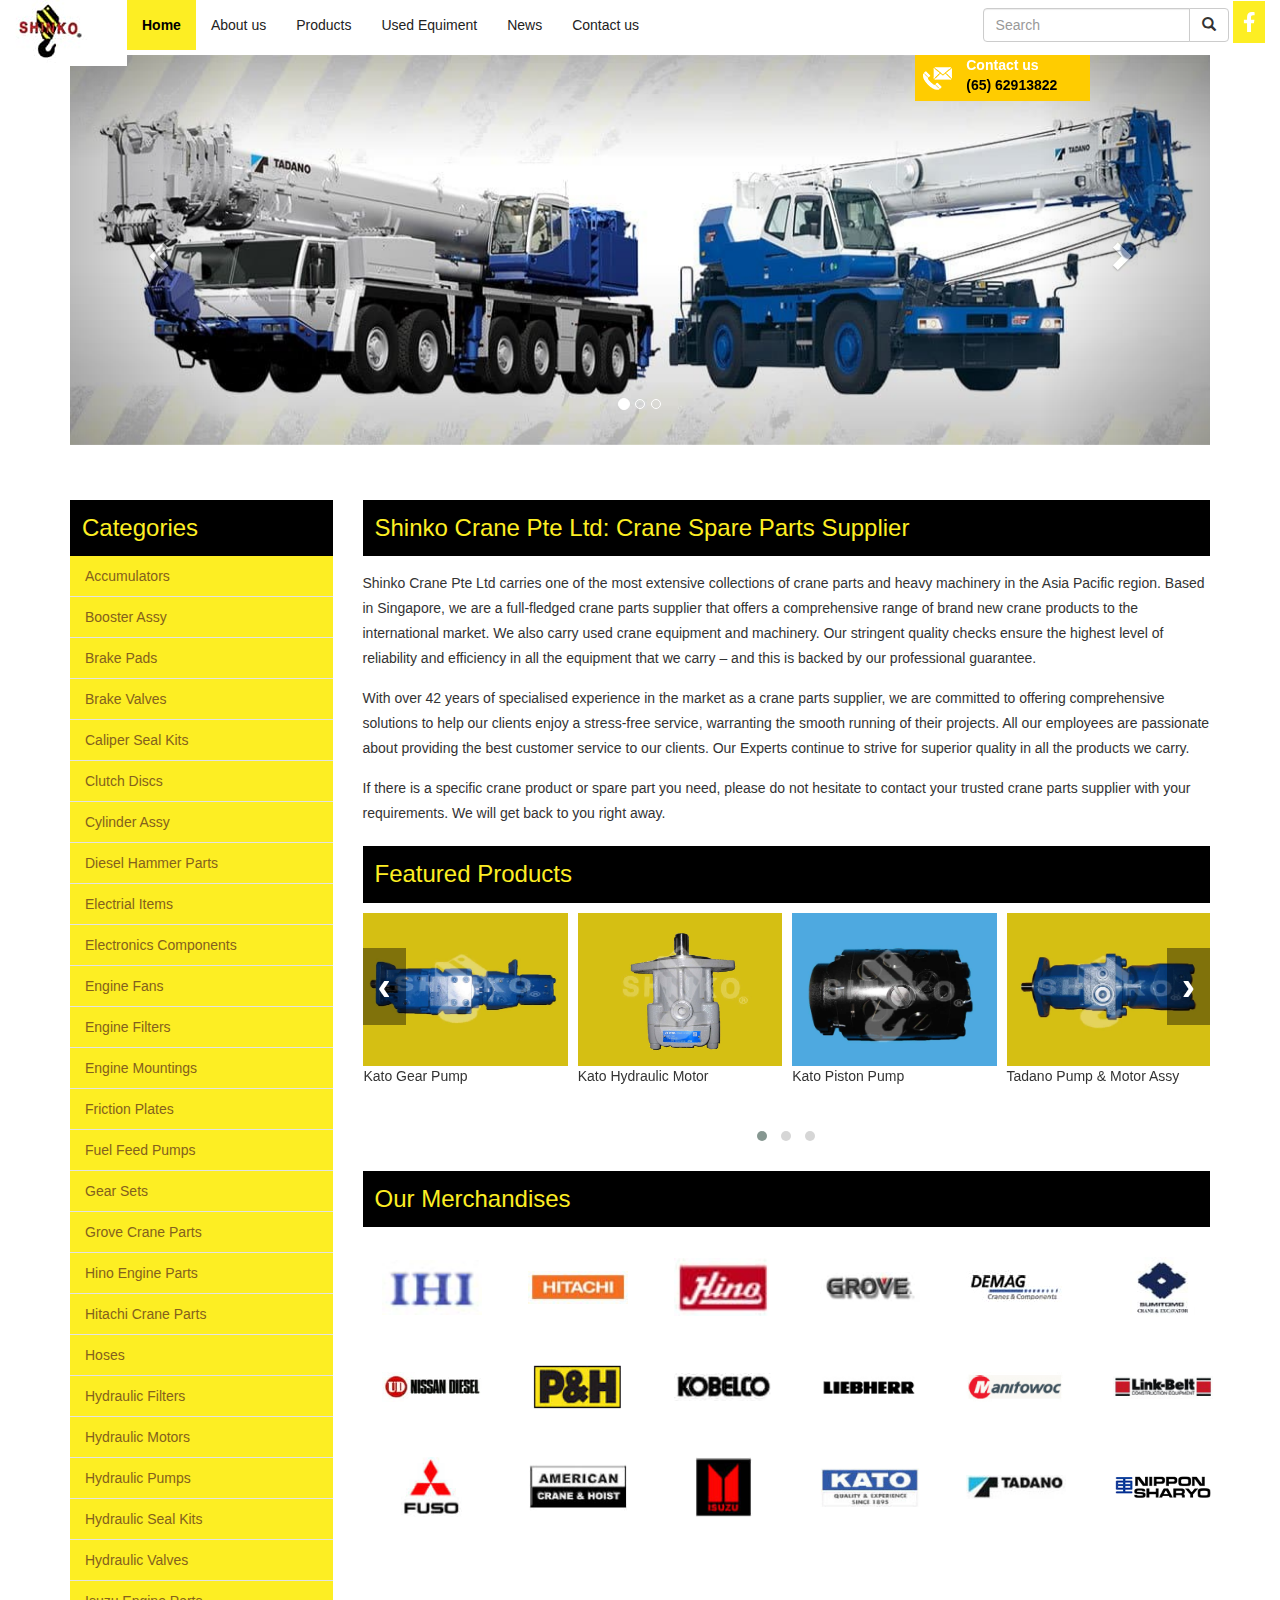
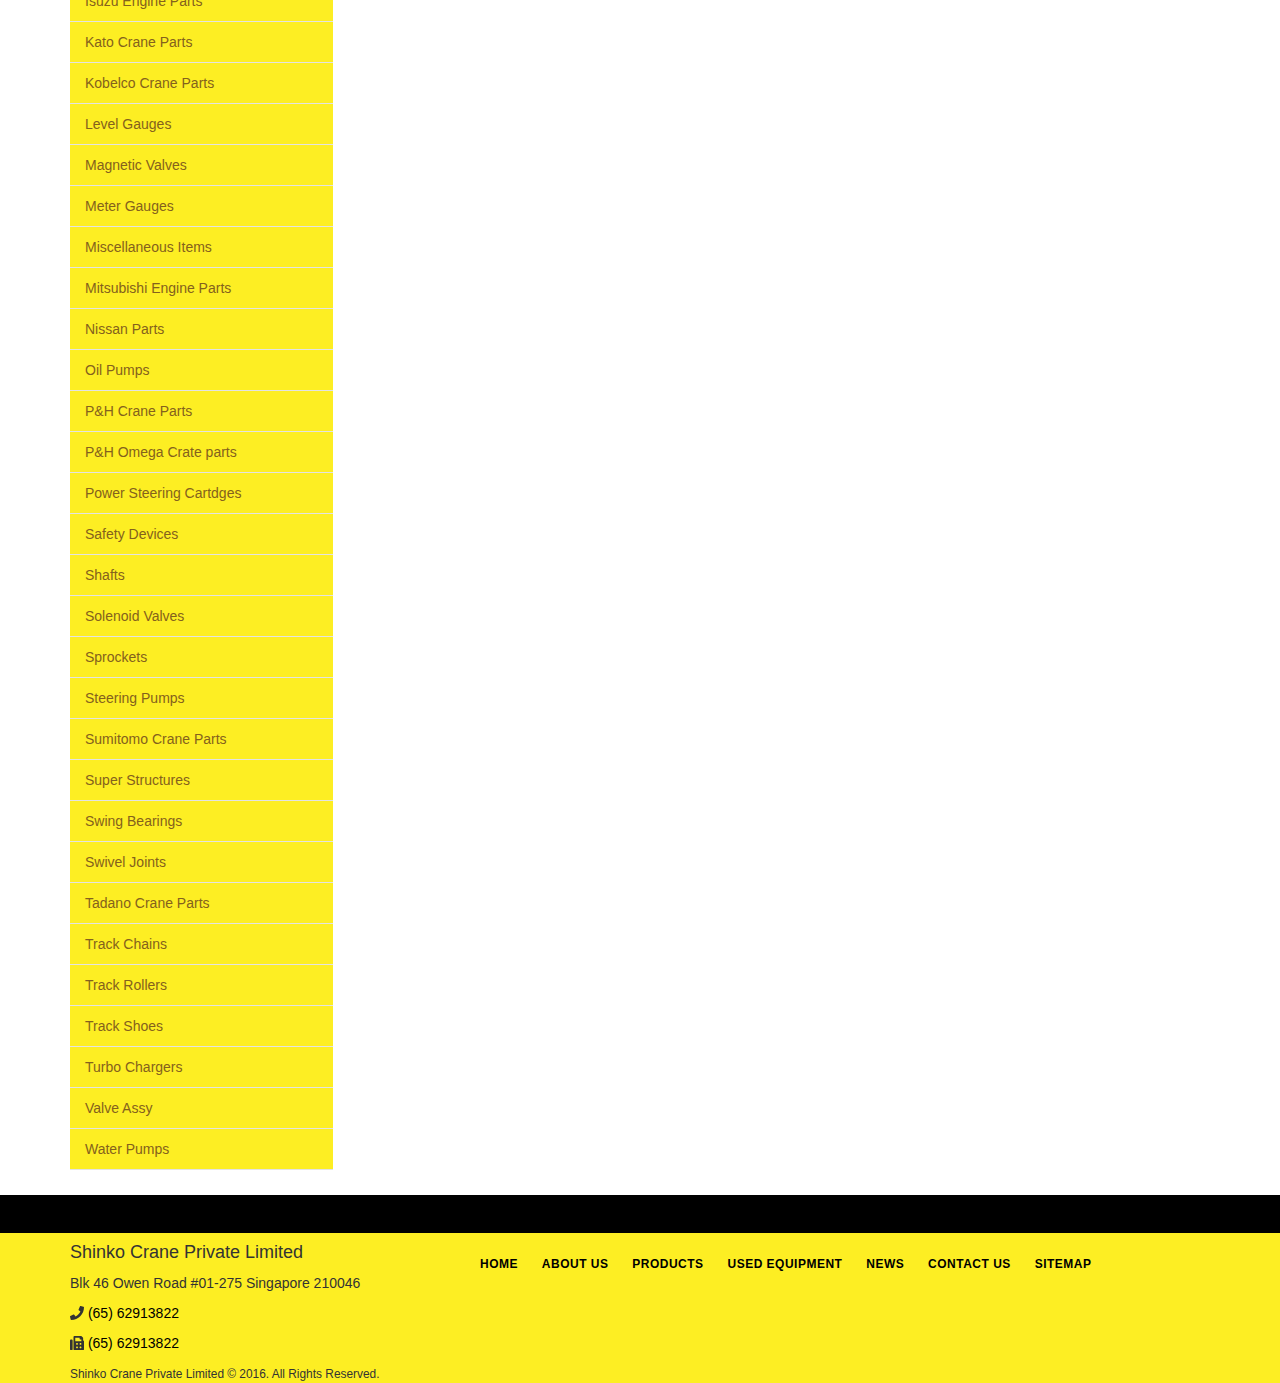
<file: index.html>
<!DOCTYPE html>
<html lang="en">
<head>
  <title>Shrinko Crane</title>
  <meta charset="utf-8">
  <meta name="viewport" content="width=device-width, initial-scale=1">
  <!-- this is custom css-->
  <link rel="stylesheet" href="assets/css/style.css">
  <!-- this is responsive css-->
  <link rel="stylesheet" href="assets/css/responsive.css">
  <!-- this is bootstrap-->
  <link rel="stylesheet" href="https://maxcdn.bootstrapcdn.com/bootstrap/3.4.1/css/bootstrap.min.css">
  <!-- this is owl carousel css-->
  <link rel="stylesheet" href="assets/plugins/OwlCarousel2-develop/dist/assets/owl.carousel.css">
  <!-- this is owl carousel theme css-->
  <link rel="stylesheet" href="assets/plugins/OwlCarousel2-develop/dist/assets/owl.theme.default.css">
  <!--this is font awesome css-->
  <link rel="stylesheet" href="assets/plugins/fontawesome-free-5.15.4-web/css/all.css">
  <!-- this is jquery-->
  <script src="https://ajax.googleapis.com/ajax/libs/jquery/3.5.1/jquery.min.js"></script>
  <!--this is bootstrap min js-->
  <script src="https://maxcdn.bootstrapcdn.com/bootstrap/3.4.1/js/bootstrap.min.js"></script>
  <!-- this is font awesome js-->
  <script src="assets/plugins/fontawesome-free-5.15.4-web/js/all.js"></script>
  <!-- this is pwl carousel js-->
  <script src="assets/plugins/OwlCarousel2-develop/dist/owl.carousel.js"></script>

</head>
<body>
<!-- this is header-->
<nav class="navbar navbar-inverse navbar-fixed-top">
  <div class="container-fluid">
    <div class="navbar-header">
      <button type="button" class="navbar-toggle" data-toggle="collapse" data-target="#myNavbar">
        <span class="icon-bar"></span>
        <span class="icon-bar"></span>
        <span class="icon-bar"></span>                        
      </button>
      <a class="navbar-brand" href="#">
          <img src="assets/images/logo.jpg" alt="" class="img-responsive">
      </a>
    </div>
    <div class="collapse navbar-collapse" id="myNavbar">
      <ul class="nav navbar-nav">
        <li class="active"><a href="index.html">Home</a></li>
        <li><a href="about.html">About us</a></li>
        <li><a href="product.html">Products</a></li>
        <li><a href="used-equipment.html">Used Equiment</a></li>
        <li><a href="news.html">News</a></li>
        <li><a href="contact.html">Contact us</a></li>
      </ul>
      <form class="navbar-form navbar-right">
  <div class="input-group">
    <input type="text" class="form-control" placeholder="Search">
    <div class="input-group-btn">
      <button class="btn btn-default" type="submit">
        <i class="glyphicon glyphicon-search"></i>
      </button>
    </div>
  </div>
  <a href="#"><i class="fab fa-facebook-f"></i></a>
</form>
    </div>
  </div>
</nav>
<!-- end header-->
  <!-- this is slider-->
<div class="container site-slider">
    <div id="myCarousel" class="carousel slide" data-ride="carousel">
      <!-- Indicators -->
      <ol class="carousel-indicators">
        <li data-target="#myCarousel" data-slide-to="0" class="active"></li>
        <li data-target="#myCarousel" data-slide-to="1"></li>
        <li data-target="#myCarousel" data-slide-to="2"></li>
      </ol>
  
      <!-- Wrapper for slides -->
      <div class="carousel-inner">
  
        <div class="item active">
          <img src="assets/images/banner1.jpg" alt="" style="width:100%;" class="img-responsive">
         </div>
  
        <div class="item">
            <img src="assets/images/banner2.jpg" alt="" style="width:100%;" class="img-responsive"> 
        </div>
      
        <div class="item">
            <img src="assets/images/banner3.jpg" alt="" style="width:100%;" class="img-responsive"> 
        </div>
    
      </div>
  
      <!-- Left and right controls -->
      <a class="left carousel-control" href="#myCarousel" data-slide="prev">
        <span class="glyphicon glyphicon-chevron-left"></span>
        <span class="sr-only">Previous</span>
      </a>
      <a class="right carousel-control" href="#myCarousel" data-slide="next">
        <span class="glyphicon glyphicon-chevron-right"></span>
        <span class="sr-only">Next</span>
      </a>
    </div>
  </div>
  <!-- end slider-->
  <!-- this is start phone box-->
  <div class="container">
      <div class="phone-box">
          <div class="row">
              <div class="col-md-3">   
              </div>
              <div class="col-md-9">
                  <div class="phone-text">
                      <p>Contact us</p>
                      <a href="tel:+6562913822">(65) 62913822</a>
                  </div>
              </div>
          </div>
      </div>
  </div>
  <!-- phone box end-->

  <!-- this is body part-->
  <div class="container site-abt-content">
      <div class="row">
          <div class="col-md-3">
            <div class="mobile-cat">              
                <select size="1" name="links" onchange="window.location.href=this.value;">
                  <option value="#">Accumulators</option>
                  <option value="#">Booster Assy</option>
                  <option value="#">Brake Pads</option>
                  <option value="#">Brake Valves</option>
                  <option value="#">Caliper Seal Kits</option>
                  <option value="#">Clutch Discs</option>
                  <option value="#">Cylinder Assy</option>
                  <option value="#">Diesel Hammer Parts</option>
                  <option value="#">Electrical Items</option>
                  <option value="#">Electronics Components</option>
                  <option value="#">Engine Fans</option>
                  <option value="#">Engine Filters</option>
                  <option value="#">Engine Mountings</option>
                  <option value="#">Friction Plate</option>
                  <option value="#">Fuel Feed Pumps</option>
                  <option value="#">Gear Sets</option>
                  <option value="#">Groove Crane Parts</option>
                  <option value="#">Hino Engine Parts</option>
                  <option value="#">Hitachi Crane Parts</option>
                  <option value="#">Hoses</option>
                  <option value="#">Hydraulic Filters</option>
                  <option value="#">Hydraulic Motors</option>
                  <option value="#">Hydraulic Pumps</option>
                  <option value="#">Hydraulic Seal Kits</option>
                  <option value="#">Hydraulic Valves</option>
                  <option value="#">Isuzu Engine Parts</option>
                  <option value="#">Kato Crane Parts</option>
                  <option value="#">Kobelco Crane Parts</option>
                  <option value="#">Level Gauges</option>
                  <option value="#">Magnetic Valves</option>
                  <option value="#">Meter Gauges</option>
                  <option value="#">Miscellaneous Items</option>
                  <option value="#">Mitsubishi Engine Parts</option>
                  <option value="#">Nissan Engine Parts</option>
                  <option value="#">Oil Pumps</option>
                  <option value="#">P & H Crane Parts</option>
                  <option value="#">Power Steering Cartridges</option>
                  <option value="#">Safety Devices</option>
                  <option value="#">Shafts</option>
                  <option value="#">Solenoid Valves</option>
                  <option value="#">Sprockets</option>
                  <option value="#">Steering Pumps</option>
                  <option value="#">Sumitomo Crane Parts</option>
                  <option value="#">Super Structures</option>
                  <option value="#">Swing Bearings</option>
                  <option value="#">Swivel Joints</option>
                  <option value="#">Tadano Crane Parts</option>
                  <option value="#">Track Chains</option>
                  <option value="#">Track Rollers</option>
                  <option value="#">Track Shoes</option>
                  <option value="#">Turbo Chargers</option>
                  <option value="#">Valve Assy</option>
                  <option value="#">Water Pumps</option>                  
                </select> 
            </div>
              <div class="site-category hidden-xs">
                  <h3>Categories</h3>
                  <ul>
                    <li><a href="#">Accumulators</a></li>
                    <li><a href="#">Booster Assy</a></li>
                    <li><a href="#">Brake Pads</a></li>
                    <li><a href="#">Brake Valves</a></li>
                    <li><a href="#">Caliper Seal Kits</a></li>
                    <li><a href="#">Clutch Discs</a></li>
                    <li><a href="#">Cylinder Assy</a></li>
                    <li><a href="#">Diesel Hammer Parts</a></li>
                    <li><a href="#">Electrial Items</a></li>
                    <li><a href="#">Electronics Components</a></li>
                    <li><a href="#">Engine Fans</a></li>
                    <li><a href="#">Engine Filters</a></li>
                    <li><a href="#">Engine Mountings </a></li>
                    <li><a href="#">Friction Plates </a></li>
                    <li><a href="#">Fuel Feed Pumps</a></li>
                    <li><a href="#">Gear Sets </a></li>
                    <li><a href="#">Grove Crane Parts </a></li>
                    <li><a href="#">Hino Engine Parts</a></li>
                    <li><a href="#">Hitachi Crane Parts</a></li>
                    <li><a href="#">Hoses</a></li>
                    <li><a href="#">Hydraulic Filters</a></li>
                    <li><a href="#">Hydraulic Motors</a></li>
                    <li><a href="#">Hydraulic Pumps</a></li>
                    <li><a href="#">Hydraulic Seal Kits</a></li>
                    <li><a href="#">Hydraulic Valves</a></li>
                    <li><a href="#">Isuzu Engine Parts</a></li>
                    <li><a href="#">Kato Crane Parts</a></li>
                    <li><a href="#">Kobelco Crane Parts</a></li>
                    <li><a href="#">Level Gauges</a></li>
                    <li><a href="#">Magnetic Valves</a></li>
                    <li><a href="#">Meter Gauges</a></li>
                    <li><a href="#">Miscellaneous Items</a></li>
                    <li><a href="#">Mitsubishi Engine Parts</a></li>
                    <li><a href="#">Nissan Parts</a></li>
                    <li><a href="#">Oil Pumps</a></li>
                    <li><a href="#">P&amp;H Crane Parts</a></li>
                    <li><a href="#">P&amp;H Omega Crate parts</a></li>
                    <li><a href="#">Power Steering Cartdges</a></li>
                    <li><a href="#">Safety Devices</a></li>
                    <li><a href="#">Shafts</a></li>
                    <li><a href="#">Solenoid Valves</a></li>
                    <li><a href="#">Sprockets</a></li>
                    <li><a href="#">Steering Pumps</a></li>
                    <li><a href="#">Sumitomo Crane Parts</a></li>
                    <li><a href="#">Super Structures</a></li>
                    <li><a href="#">Swing Bearings</a></li>
                    <li><a href="#">Swivel Joints</a></li>
                    <li><a href="#">Tadano Crane Parts</a></li>
                    <li><a href="#">Track Chains</a></li>
                    <li><a href="#">Track Rollers</a></li>
                    <li><a href="#">Track Shoes</a></li>
                    <li><a href="#">Turbo Chargers</a></li>
                    <li><a href="#">Valve Assy</a></li>
                    <li><a href="#">Water Pumps</a></li>
                    </ul>
              </div>
          </div>
          <div class="col-md-9">
              <div class="site-abt-text">
                  <div class="site-abt-text-header">
                    <h3>Shinko Crane Pte Ltd: Crane Spare Parts Supplier</h3>
                  </div>
                  
                  <p>Shinko Crane Pte Ltd carries one of the most extensive collections of crane parts and heavy machinery in the Asia Pacific region. Based in Singapore, we are a full-fledged crane parts supplier that offers a comprehensive range of brand new crane products to the international market. We also carry used crane equipment and machinery. Our stringent quality checks ensure the highest level of reliability and efficiency in all the equipment that we carry – and this is backed by our professional guarantee.</p>
                  <p>With over 42 years of specialised experience in the market as a crane parts supplier, we are committed to offering comprehensive solutions to help our clients enjoy a stress-free service, warranting the smooth running of their projects. All our employees are passionate about providing the best customer service to our clients. Our Experts continue to strive for superior quality in all the products we carry.</p>
                  <p>If there is a specific crane product or spare part you need, please do not hesitate to contact your trusted crane parts supplier with your requirements. We will get back to you right away.</p>
              </div>
              <div class="site-product-img">
                  <h3>Featured Products</h3>
                  <div class="owl-carousel owl-theme">
                    <div><a href="#"><img src="assets/images/featured-products/Kato-Gear-Pump.jpg" alt="" class="img-responsive"></a> <p>Kato Gear Pump</p></div>
                    <div><a href="#"><img src="assets/images/featured-products/Kato-Hydraulic-Motor.jpg" alt="" class="img-responsive"></a> <p>Kato Hydraulic Motor</p></div>
                    <div><a href="#"><img src="assets/images/featured-products/Kato-Piston-Pump.jpg" alt="" class="img-responsive"></a> <p>Kato Piston Pump</p></div>
                    <div><a href="#"><img src="assets/images/featured-products/Tadano-Pump-and-Motor-Assy.jpg" alt="" class="img-responsive"></a> <p>Tadano Pump &amp; Motor Assy</p></div>
                    <div><a href="#"><img src="assets/images/featured-products/Kato-Outrigger-Control-Valve.jpg" alt="" class="img-responsive"></a> <p>Kato Outrigger Control Value</p></div>
                    <div><a href="#"><img src="assets/images/featured-products/Tadano-Gear-Pump.jpg" alt="" class="img-responsive"></a> <p>Tadano Gear Pump</p></div>
                    <div><a href="#"><img src="assets/images/featured-products/Tadano-Swing-Motor.jpg" alt="" class="img-responsive"></a> <p>Tadano Swing Motor</p></div>
                    <div><a href="#"><img src="assets/images/featured-products/Grove-Outrigger-Control-Valve.jpg" alt="" class="img-responsive"></a> <p>Groove Outrigger Control Valve</p></div>
                    <div><a href="#"><img src="assets/images/featured-products/P-and-H-Outrigger-Control-Valve.jpg" alt="" class="img-responsive"></a> <p>P&H Outrigger Control Valve</p></div>
                    <div><a href="#"><img src="assets/images/featured-products/Accumulator-1.jpg" alt="" class="img-responsive"></a> <p>Accumulator</p></div>
                  </div>
              </div>
              <div class="site-partner-logo">
                <h3>Our Merchandises</h3>
                <div class="row">
                  <div class="col-md-2 col-xs-6">
                    <img src="assets/images/merchendises/merch01.jpg" alt="" class="img-responsive">
                  </div>
                  <div class="col-md-2 col-xs-6">
                    <img src="assets/images/merchendises/merch02.jpg" alt="" class="img-responsive">
                  </div>
                  <div class="col-md-2 col-xs-6">
                    <img src="assets/images/merchendises/merch03.jpg" alt="" class="img-responsive">
                  </div>
                  <div class="col-md-2 col-xs-6">
                    <img src="assets/images/merchendises/merch04.jpg" alt="" class="img-responsive">
                  </div>
                  <div class="col-md-2 col-xs-6">
                    <img src="assets/images/merchendises/merch05.jpg" alt="" class="img-responsive">
                  </div>
                  <div class="col-md-2 col-xs-6">
                    <img src="assets/images/merchendises/merch06.jpg" alt="" class="img-responsive">
                  </div>
                  </div>
                  <div class="row">
                  <div class="col-md-2 col-xs-6">
                    <img src="assets/images/merchendises/merch07.jpg" alt="" class="img-responsive">
                  </div>
                  <div class="col-md-2 col-xs-6">
                    <img src="assets/images/merchendises/merch08.png" alt="" class="img-responsive">
                  </div>
                  <div class="col-md-2 col-xs-6">
                    <img src="assets/images/merchendises/merch09.jpg" alt="" class="img-responsive">
                  </div>
                  <div class="col-md-2 col-xs-6">
                    <img src="assets/images/merchendises/merch10.png" alt="" class="img-responsive">
                  </div>
                  <div class="col-md-2 col-xs-6">
                    <img src="assets/images/merchendises/merch11.png" alt="" class="img-responsive">
                  </div>
                  <div class="col-md-2 col-xs-6">
                    <img src="assets/images/merchendises/merch12.png" alt="" class="img-responsive">
                  </div>
                </div>
                <div class="row">
                  <div class="col-md-2 col-xs-6">
                    <img src="assets/images/merchendises/merch13.png" alt="" class="img-responsive">
                  </div>
                  <div class="col-md-2 col-xs-6">
                    <img src="assets/images/merchendises/merch14.jpg" alt="" class="img-responsive">
                  </div>
                  <div class="col-md-2 col-xs-6">
                    <img src="assets/images/merchendises/merch15.png" alt="" class="img-responsive">
                  </div>
                  <div class="col-md-2 col-xs-6">
                    <img src="assets/images/merchendises/merch16.png" alt="" class="img-responsive">
                  </div>
                  <div class="col-md-2 col-xs-6">
                    <img src="assets/images/merchendises/merch17.png" alt="" class="img-responsive">
                  </div>
                  <div class="col-md-2 col-xs-6">
                    <img src="assets/images/merchendises/merch18.png" alt="" class="img-responsive">
                  </div>
                </div>
              </div>
          </div>
      </div>
  </div>
<!-- this is footer-->
<div class="footer-border"></div>
  <footer class="site-footer">

    <div class="container">
      <div class="row">
        <div class="col-md-4">
          <h4>Shinko Crane Private Limited</h4>
          <p>Blk 46 Owen Road #01-275
            Singapore 210046</p>
            <p><i class="fa fa-phone"></i> <a href="tel:+6562913822"> (65) 62913822</a></p>
            <p><i class="fa fa-fax"></i><a href="#"> (65) 62913822</a></p>
            <small>Shinko Crane Private Limited © 2016. All Rights Reserved.</small>
        </div>
        <div class="col-md-8 hidden-xs">
          <div class="footer-menu">
            <ul>
              <li><a href="index.html">Home</a></li>
              <li><a href="about.html">About us</a></li>
              <li><a href="product.html">Products</a></li>
              <li><a href="used-equipment.html">Used Equipment</a></li>
              <li><a href="news.html">News</a></li>
              <li><a href="contact.html">Contact us</a></li>
              <li><a href="#">Sitemap</a></li>

            </ul>
          </div>
        </div>
      </div>
    </div>
  
  </footer>
  <script>
      $(document).ready(function(){
  $('.owl-carousel').owlCarousel();
});
$('.owl-carousel').owlCarousel({
    items:4,
    loop:true,
    margin:10,
    autoplay:true,
    autoplayTimeout:3000,
    autoplayHoverPause:true,
    nav:true,
    responsive:{
        0:{
            items:1
        },
        600:{
            items:3
        },
        1000:{
            items:4
        }
    }
})
  </script>
</body>
</html>
</file>
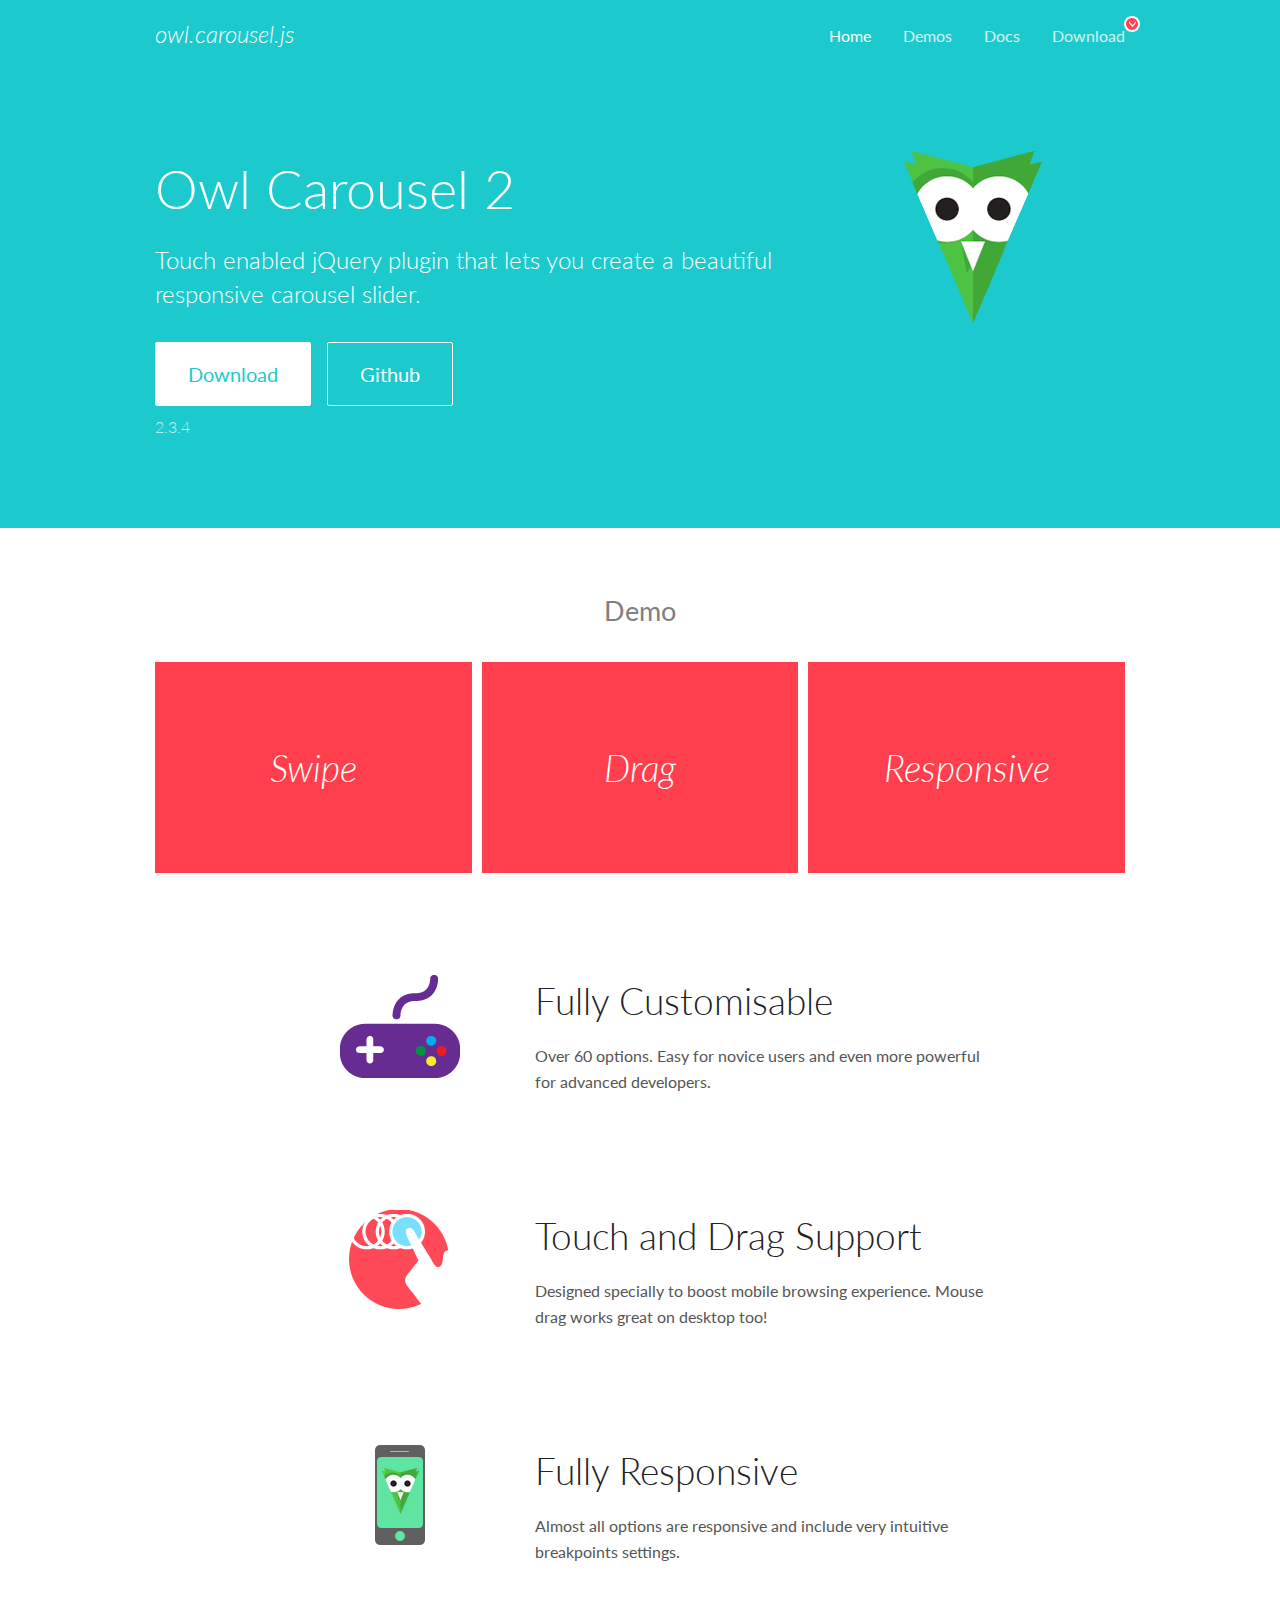
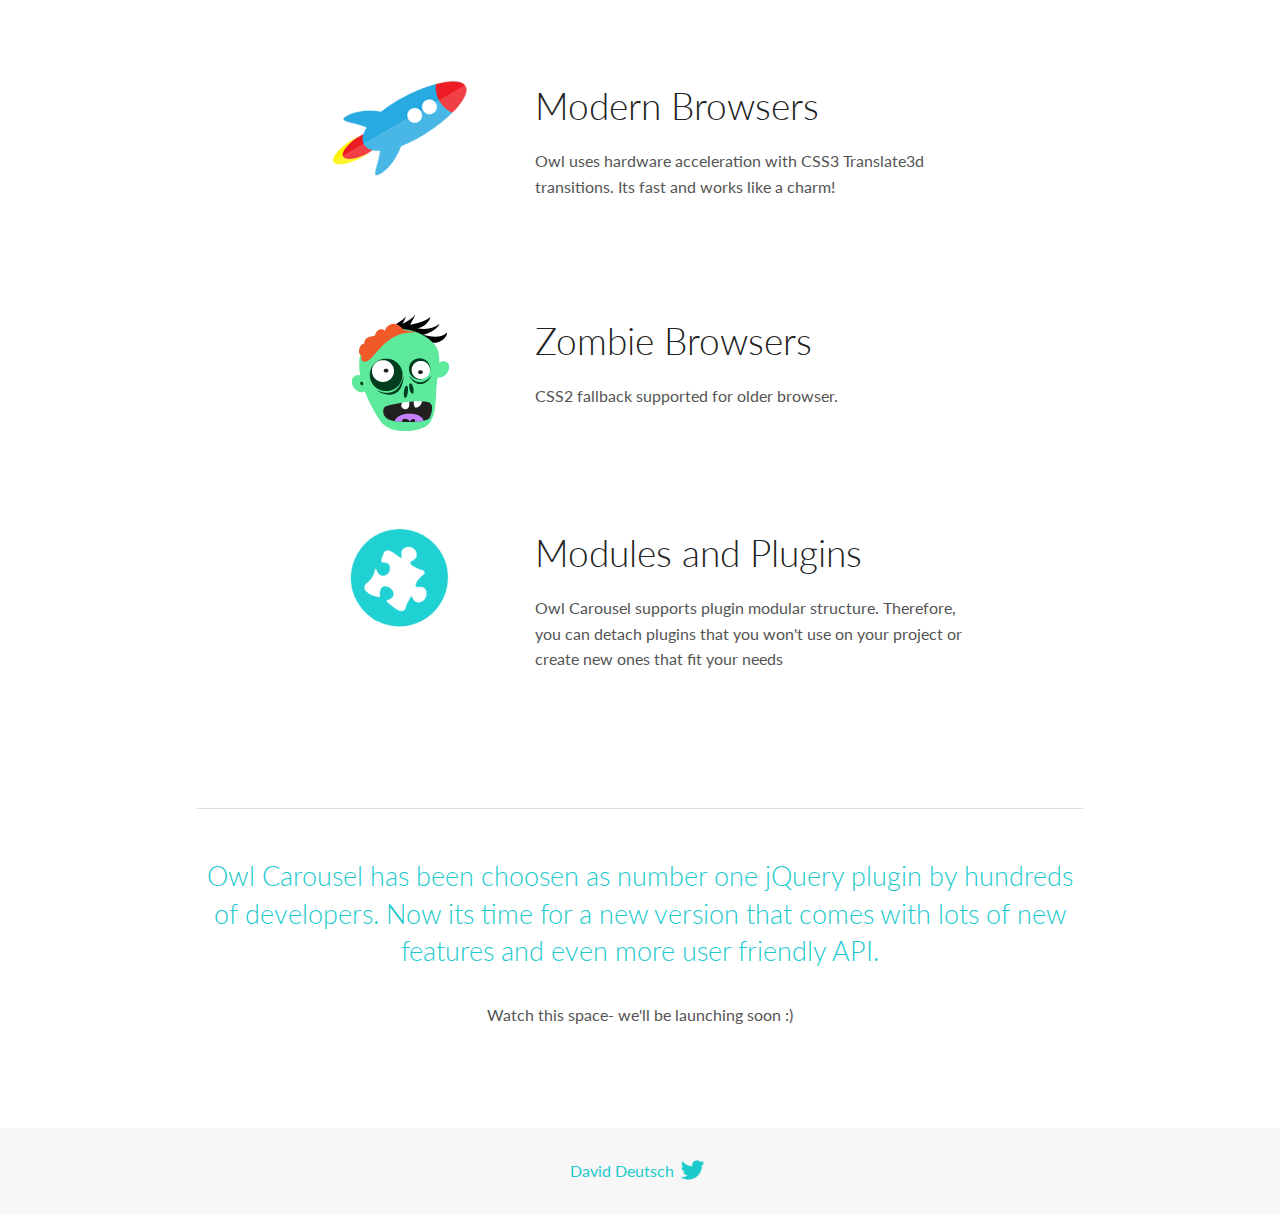
<file: assets/plugins/OwlCarousel2-develop/docs/index.html>
<!DOCTYPE html>
<html lang="en">
  <head>

    <!-- head -->
    <meta charset="utf-8">
    <meta name="msapplication-tap-highlight" content="no" />
    <meta name="viewport" content="width=device-width, initial-scale=1.0" />
    <meta name="description" content="Touch enabled jQuery plugin that lets you create beautiful responsive carousel slider.">
    <meta name="author" content="David Deutsch">
    <title>
      Home | Owl Carousel | 2.3.4
    </title>

    <!-- Stylesheets -->
    <link href='https://fonts.googleapis.com/css?family=Lato:300,400,700,400italic,300italic' rel='stylesheet' type='text/css'>
    <link rel="stylesheet" href="assets/css/docs.theme.min.css">

    <!-- Owl Stylesheets -->
    <link rel="stylesheet" href="assets/owlcarousel/assets/owl.carousel.min.css">
    <link rel="stylesheet" href="assets/owlcarousel/assets/owl.theme.default.min.css">

    <!-- HTML5 shim and Respond.js IE8 support of HTML5 elements and media queries -->

    <!--[if lt IE 9]>
      <script src="https://oss.maxcdn.com/libs/html5shiv/3.7.0/html5shiv.js"></script>
      <script src="https://oss.maxcdn.com/libs/respond.js/1.3.0/respond.min.js"></script>
    <![endif]-->

    <!-- Favicons -->
    <link rel="apple-touch-icon-precomposed" sizes="144x144" href="assets/ico/apple-touch-icon-144-precomposed.png">
    <link rel="shortcut icon" href="assets/ico/favicon.png">
    <link rel="shortcut icon" href="favicon.ico">

    <!-- Yeah i know js should not be in header. Its required for demos.-->

    <!-- javascript -->
    <script src="assets/vendors/jquery.min.js"></script>
    <script src="assets/owlcarousel/owl.carousel.js"></script>
  </head>
  <body>

    <!-- header -->
    <header class="header">
      <div class="row">
        <div class="large-12 columns">
          <div class="brand left">
            <h3>
              <a href="/OwlCarousel2/">owl.carousel.js</a> 
            </h3>
          </div>
          <a id="toggle-nav" class="right">
            <span></span> <span></span> <span></span> 
          </a> 
          <div class="nav-bar">
            <ul class="clearfix">
              <li class="active">
                <a href="/OwlCarousel2/index.html">Home</a> 
              </li>
              <li> <a href="/OwlCarousel2/demos/demos.html">Demos</a>  </li>
              <li> <a href="/OwlCarousel2/docs/started-welcome.html">Docs</a>  </li>
              <li>
                <a href="https://github.com/OwlCarousel2/OwlCarousel2/archive/2.3.4.zip">Download</a> 
                <span class="download"></span> 
              </li>
            </ul>
          </div>
        </div>
      </div>
    </header>

    <!-- home panel -->
    <section id="hero">
      <div class="row">
        <div class="large-8 medium-8 columns">
          <h1>Owl Carousel 2</h1>
          <h4>Touch enabled jQuery plugin that lets you create a beautiful responsive carousel slider.</h4>
          <a href="https://github.com/OwlCarousel2/OwlCarousel2/archive/2.3.4.zip" class="hero-button">Download</a> 
          <a href="https://github.com/OwlCarousel2/OwlCarousel2" class="hero-button outline">Github</a> 
          <p>2.3.4</p>
        </div>
        <div class="large-4 medium-4 columns">
          <img class="owl-logo" src="assets/img/owl-logo.png" alt="mr. Owl">
        </div>
      </div>
    </section>

    <!-- body -->
    <div class="home-demo">
      <div class="row">
        <div class="large-12 columns">
          <h3>Demo</h3>
          <div class="owl-carousel">
            <div class="item">
              <h2>Swipe</h2>
            </div>
            <div class="item">
              <h2>Drag</h2>
            </div>
            <div class="item">
              <h2>Responsive</h2>
            </div>
            <div class="item">
              <h2>CSS3</h2>
            </div>
            <div class="item">
              <h2>Fast</h2>
            </div>
            <div class="item">
              <h2>Easy</h2>
            </div>
            <div class="item">
              <h2>Free</h2>
            </div>
            <div class="item">
              <h2>Upgradable</h2>
            </div>
            <div class="item">
              <h2>Tons of options</h2>
            </div>
            <div class="item">
              <h2>Infinity</h2>
            </div>
            <div class="item">
              <h2>Auto Width</h2>
            </div>
          </div>
        </div>
      </div>
    </div>
    <script>
      var owl = $('.owl-carousel');
      owl.owlCarousel({
        margin: 10,
        loop: true,
        responsive: {
          0: {
            items: 1
          },
          600: {
            items: 2
          },
          1000: {
            items: 3
          }
        }
      })
    </script>

    <!-- features -->
    <div id="features">
      <div class="row">
        <div class="small-12 medium-9 small-centered columns">
          <section class="row feature">
            <div class="medium-4 small-12 columns">
              <img src="assets/img/feature-options.png" alt="">
            </div>
            <div class="medium-8 small-12 columns">
              <h2>Fully Customisable</h2>
              <p>Over 60 options. Easy for novice users and even more powerful for advanced developers.</p>
            </div>
          </section>
          <section class="row feature">
            <div class="medium-4 small-12 columns">
              <img src="assets/img/feature-drag.png" alt="">
            </div>
            <div class="medium-8 small-12 columns">
              <h2>Touch and Drag Support</h2>
              <p>Designed specially to boost mobile browsing experience. Mouse drag works great on desktop too!</p>
            </div>
          </section>
          <section class="row feature">
            <div class="medium-4 small-12 columns">
              <img src="assets/img/feature-responsive.png" alt="">
            </div>
            <div class="medium-8 small-12 columns">
              <h2>Fully Responsive</h2>
              <p>Almost all options are responsive and include very intuitive breakpoints settings.</p>
            </div>
          </section>
          <section class="row feature">
            <div class="medium-4 small-12 columns">
              <img src="assets/img/feature-modern.png" alt="">
            </div>
            <div class="medium-8 small-12 columns">
              <h2>Modern Browsers</h2>
              <p>Owl uses hardware acceleration with CSS3 Translate3d transitions. Its fast and works like a charm! </p>
            </div>
          </section>
          <section class="row feature">
            <div class="medium-4 small-12 columns">
              <img src="assets/img/feature-zombie.png" alt="">
            </div>
            <div class="medium-8 small-12 columns">
              <h2>Zombie Browsers</h2>
              <p>CSS2 fallback supported for older browser.</p>
            </div>
          </section>
          <section class="row feature">
            <div class="medium-4 small-12 columns">
              <img src="assets/img/feature-module.png" alt="">
            </div>
            <div class="medium-8 small-12 columns">
              <h2>Modules and Plugins</h2>
              <p>Owl Carousel supports plugin modular structure. Therefore, you can detach plugins that you won&#x27;t use on your project or create new ones that fit your needs</p>
            </div>
          </section>
        </div>
      </div>
    </div>

    <!-- footer -->
    <section id="teaser-text">
      <div class="row">
        <div class="small-12 medium-11 small-centered columns">
          <hr>
          <h3 id="owl-carousel-has-been-choosen-as-number-one-jquery-plugin-by-hundreds-of-developers-now-its-time-for-a-new-version-that-comes-with-lots-of-new-features-and-even-more-user-friendly-api-">Owl Carousel has been choosen as number one jQuery plugin by hundreds of developers. Now its time for a new version that comes with lots of new features and even more user friendly API.</h3>
          <p>Watch this space- we&#39;ll be launching soon :)</p>
        </div>
      </div>
    </section>

    <!-- footer -->
    <footer class="footer">
      <div class="row">
        <div class="large-12 columns">
          <h5>
            <a href="/OwlCarousel2/docs/support-contact.html">David Deutsch</a> 
            <a id="custom-tweet-button" href="https://twitter.com/share?url=https://github.com/OwlCarousel2/OwlCarousel2&text=Owl Carousel - This is so awesome! " target="_blank"></a> 
          </h5>
        </div>
      </div>
    </footer>

    <!-- vendors -->
    <script src="assets/vendors/highlight.js"></script>
    <script src="assets/js/app.js"></script>
  </body>
</html>
</file>
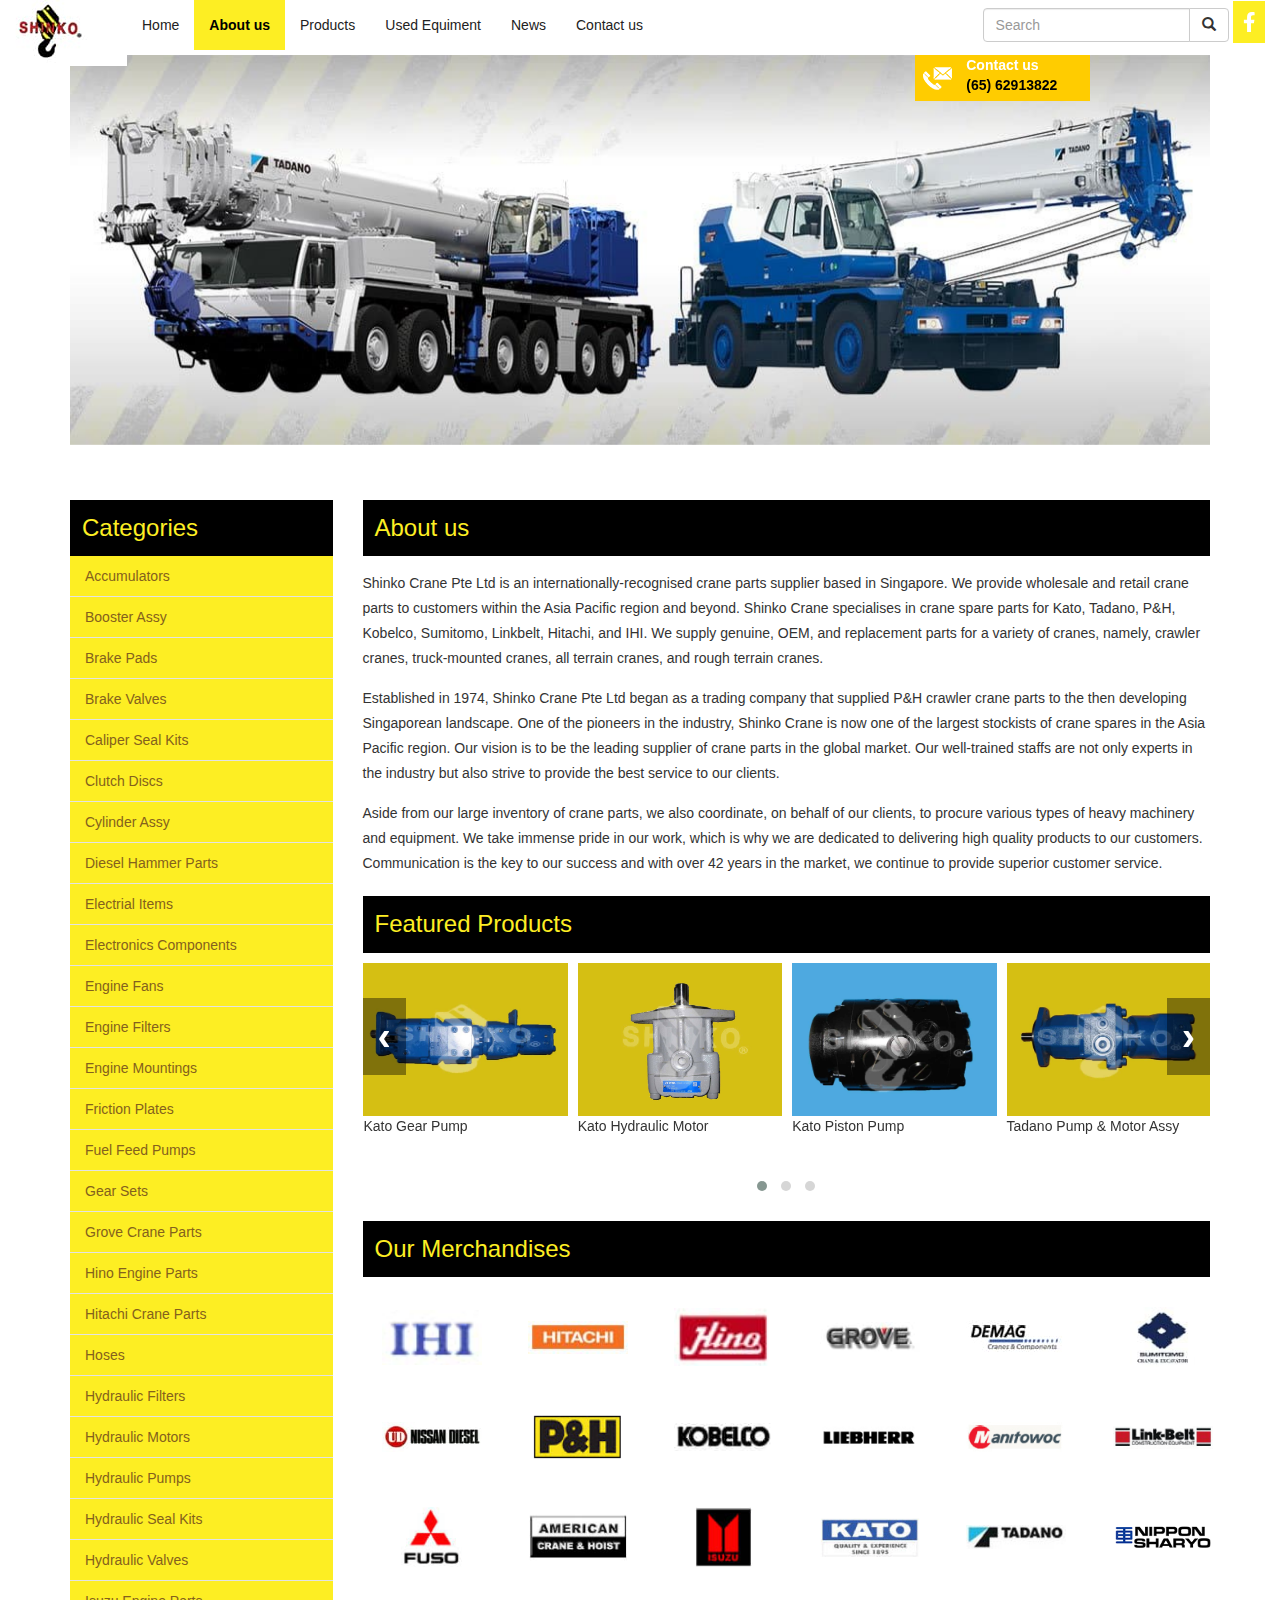
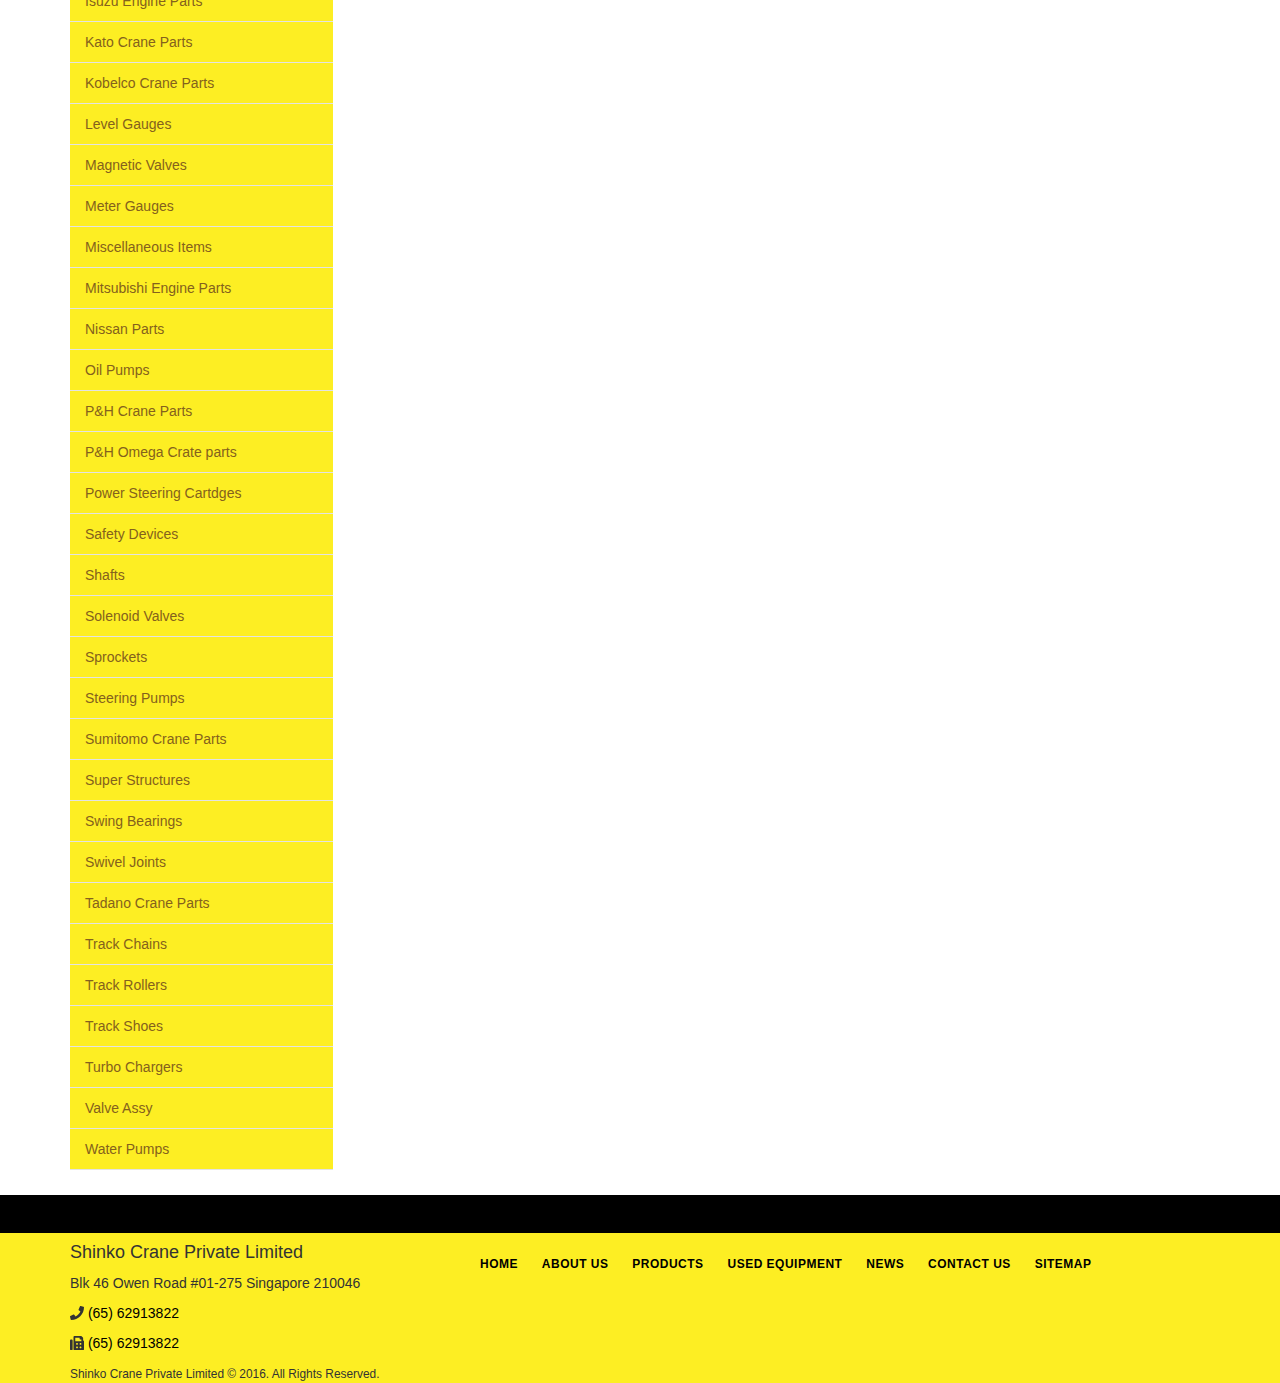
<file: about.html>
<!DOCTYPE html>
<html lang="en">
<head>
  <title>Shrinko Crane</title>
  <meta charset="utf-8">
  <meta name="viewport" content="width=device-width, initial-scale=1">
  <!-- this is custom css-->
  <link rel="stylesheet" href="assets/css/style.css">
  <!-- this is responsive css-->
  <link rel="stylesheet" href="assets/css/responsive.css">
  <!-- this is bootstrap-->
  <link rel="stylesheet" href="https://maxcdn.bootstrapcdn.com/bootstrap/3.4.1/css/bootstrap.min.css">
  <!-- this is owl carousel css-->
  <link rel="stylesheet" href="assets/plugins/OwlCarousel2-develop/dist/assets/owl.carousel.css">
  <!-- this is owl carousel theme css-->
  <link rel="stylesheet" href="assets/plugins/OwlCarousel2-develop/dist/assets/owl.theme.default.css">
  <!--this is font awesome css-->
  <link rel="stylesheet" href="assets/plugins/fontawesome-free-5.15.4-web/css/all.css">
  <!-- this is jquery-->
  <script src="https://ajax.googleapis.com/ajax/libs/jquery/3.5.1/jquery.min.js"></script>
  <!--this is bootstrap min js-->
  <script src="https://maxcdn.bootstrapcdn.com/bootstrap/3.4.1/js/bootstrap.min.js"></script>
  <!-- this is font awesome js-->
  <script src="assets/plugins/fontawesome-free-5.15.4-web/js/all.js"></script>
  <!-- this is pwl carousel js-->
  <script src="assets/plugins/OwlCarousel2-develop/dist/owl.carousel.js"></script>

</head>
<body>
<!-- this is header-->
<nav class="navbar navbar-inverse navbar-fixed-top">
  <div class="container-fluid">
    <div class="navbar-header">
      <button type="button" class="navbar-toggle" data-toggle="collapse" data-target="#myNavbar">
        <span class="icon-bar"></span>
        <span class="icon-bar"></span>
        <span class="icon-bar"></span>                        
      </button>
      <a class="navbar-brand" href="#">
          <img src="assets/images/logo.jpg" alt="" class="img-responsive">
      </a>
    </div>
    <div class="collapse navbar-collapse" id="myNavbar">
      <ul class="nav navbar-nav">
        <li class=""><a href="index.html">Home</a></li>     
        <li class="active"><a href="about.html">About us</a></li>
        <li><a href="product.html">Products</a></li>
        <li><a href="used-equipment.html">Used Equiment</a></li>
        <li><a href="news.html">News</a></li>
        <li><a href="contact.html">Contact us</a></li>
      </ul>
      <form class="navbar-form navbar-right">
  <div class="input-group">
    <input type="text" class="form-control" placeholder="Search">
    <div class="input-group-btn">
      <button class="btn btn-default" type="submit">
        <i class="glyphicon glyphicon-search"></i>
      </button>
    </div>
  </div>
  <a href="#"><i class="fab fa-facebook-f"></i></a>
</form>
    </div>
  </div>
</nav>
<!-- end header-->
  <!-- this is slider-->
<div class="container site-slider">
    <div id="myCarousel" class="carousel slide" data-ride="carousel">
      <div class="carousel-inner">
  
        <div class="item active">
          <img src="assets/images/banner1.jpg" alt="" style="width:100%;" class="img-responsive"> 
        </div>
  

    
      </div>
    </div>
  </div>
  <!-- end slider-->
  <!-- this is start phone box-->
  <div class="container">
      <div class="phone-box">
          <div class="row">
              <div class="col-md-3">   
              </div>
              <div class="col-md-9">
                  <div class="phone-text">
                      <p>Contact us</p>
                      <a href="tel:+6562913822">(65) 62913822</a>
                  </div>
              </div>
          </div>
      </div>
  </div>
  <!-- phone box end-->

  <!-- this is body part-->
  <div class="container site-abt-content">
      <div class="row">
          <div class="col-md-3">
            <div class="mobile-cat">              
                <select size="1" name="links" onchange="window.location.href=this.value;">
                  <option value="#">Accumulators</option>
                  <option value="#">Booster Assy</option>
                  <option value="#">Brake Pads</option>
                  <option value="#">Brake Valves</option>
                  <option value="#">Caliper Seal Kits</option>
                  <option value="#">Clutch Discs</option>
                  <option value="#">Cylinder Assy</option>
                  <option value="#">Diesel Hammer Parts</option>
                  <option value="#">Electrical Items</option>
                  <option value="#">Electronics Components</option>
                  <option value="#">Engine Fans</option>
                  <option value="#">Engine Filters</option>
                  <option value="#">Engine Mountings</option>
                  <option value="#">Friction Plate</option>
                  <option value="#">Fuel Feed Pumps</option>
                  <option value="#">Gear Sets</option>
                  <option value="#">Groove Crane Parts</option>
                  <option value="#">Hino Engine Parts</option>
                  <option value="#">Hitachi Crane Parts</option>
                  <option value="#">Hoses</option>
                  <option value="#">Hydraulic Filters</option>
                  <option value="#">Hydraulic Motors</option>
                  <option value="#">Hydraulic Pumps</option>
                  <option value="#">Hydraulic Seal Kits</option>
                  <option value="#">Hydraulic Valves</option>
                  <option value="#">Isuzu Engine Parts</option>
                  <option value="#">Kato Crane Parts</option>
                  <option value="#">Kobelco Crane Parts</option>
                  <option value="#">Level Gauges</option>
                  <option value="#">Magnetic Valves</option>
                  <option value="#">Meter Gauges</option>
                  <option value="#">Miscellaneous Items</option>
                  <option value="#">Mitsubishi Engine Parts</option>
                  <option value="#">Nissan Engine Parts</option>
                  <option value="#">Oil Pumps</option>
                  <option value="#">P & H Crane Parts</option>
                  <option value="#">Power Steering Cartridges</option>
                  <option value="#">Safety Devices</option>
                  <option value="#">Shafts</option>
                  <option value="#">Solenoid Valves</option>
                  <option value="#">Sprockets</option>
                  <option value="#">Steering Pumps</option>
                  <option value="#">Sumitomo Crane Parts</option>
                  <option value="#">Super Structures</option>
                  <option value="#">Swing Bearings</option>
                  <option value="#">Swivel Joints</option>
                  <option value="#">Tadano Crane Parts</option>
                  <option value="#">Track Chains</option>
                  <option value="#">Track Rollers</option>
                  <option value="#">Track Shoes</option>
                  <option value="#">Turbo Chargers</option>
                  <option value="#">Valve Assy</option>
                  <option value="#">Water Pumps</option>  
                </select> 
            </div>

              <div class="site-category hidden-xs">
                  <h3>Categories</h3>
                  <ul>
                    <li><a href="#">Accumulators</a></li>
                    <li><a href="#">Booster Assy</a></li>
                    <li><a href="#">Brake Pads</a></li>
                    <li><a href="#">Brake Valves</a></li>
                    <li><a href="#">Caliper Seal Kits</a></li>
                    <li><a href="#">Clutch Discs</a></li>
                    <li><a href="#">Cylinder Assy</a></li>
                    <li><a href="#">Diesel Hammer Parts</a></li>
                    <li><a href="#">Electrial Items</a></li>
                    <li><a href="#">Electronics Components</a></li>
                    <li><a href="#">Engine Fans</a></li>
                    <li><a href="#">Engine Filters</a></li>
                    <li><a href="#">Engine Mountings </a></li>
                    <li><a href="#">Friction Plates </a></li>
                    <li><a href="#">Fuel Feed Pumps</a></li>
                    <li><a href="#">Gear Sets </a></li>
                    <li><a href="#">Grove Crane Parts </a></li>
                    <li><a href="#">Hino Engine Parts</a></li>
                    <li><a href="#">Hitachi Crane Parts</a></li>
                    <li><a href="#">Hoses</a></li>
                    <li><a href="#">Hydraulic Filters</a></li>
                    <li><a href="#">Hydraulic Motors</a></li>
                    <li><a href="#">Hydraulic Pumps</a></li>
                    <li><a href="#">Hydraulic Seal Kits</a></li>
                    <li><a href="#">Hydraulic Valves</a></li>
                    <li><a href="#">Isuzu Engine Parts</a></li>
                    <li><a href="#">Kato Crane Parts</a></li>
                    <li><a href="#">Kobelco Crane Parts</a></li>
                    <li><a href="#">Level Gauges</a></li>
                    <li><a href="#">Magnetic Valves</a></li>
                    <li><a href="#">Meter Gauges</a></li>
                    <li><a href="#">Miscellaneous Items</a></li>
                    <li><a href="#">Mitsubishi Engine Parts</a></li>
                    <li><a href="#">Nissan Parts</a></li>
                    <li><a href="#">Oil Pumps</a></li>
                    <li><a href="#">P&amp;H Crane Parts</a></li>
                    <li><a href="#">P&amp;H Omega Crate parts</a></li>
                    <li><a href="#">Power Steering Cartdges</a></li>
                    <li><a href="#">Safety Devices</a></li>
                    <li><a href="#">Shafts</a></li>
                    <li><a href="#">Solenoid Valves</a></li>
                    <li><a href="#">Sprockets</a></li>
                    <li><a href="#">Steering Pumps</a></li>
                    <li><a href="#">Sumitomo Crane Parts</a></li>
                    <li><a href="#">Super Structures</a></li>
                    <li><a href="#">Swing Bearings</a></li>
                    <li><a href="#">Swivel Joints</a></li>
                    <li><a href="#">Tadano Crane Parts</a></li>
                    <li><a href="#">Track Chains</a></li>
                    <li><a href="#">Track Rollers</a></li>
                    <li><a href="#">Track Shoes</a></li>
                    <li><a href="#">Turbo Chargers</a></li>
                    <li><a href="#">Valve Assy</a></li>
                    <li><a href="#">Water Pumps</a></li>
                    </ul>
              </div>
          </div>
          <div class="col-md-9">
              <div class="site-abt-text">
                  <div class="site-abt-text-header">
                    <h3>About us</h3>
                  </div>
                  <p>Shinko Crane Pte Ltd is an internationally-recognised crane parts supplier based in Singapore. We provide wholesale and retail crane parts to customers within the Asia Pacific region and beyond. Shinko Crane specialises in crane spare parts for Kato, Tadano, P&H, Kobelco, Sumitomo, Linkbelt, Hitachi, and IHI. We supply genuine, OEM, and replacement parts for a variety of cranes, namely, crawler cranes, truck-mounted cranes, all terrain cranes, and rough terrain cranes.</p>
                  <p>Established in 1974, Shinko Crane Pte Ltd began as a trading company that supplied P&H crawler crane parts to the then developing Singaporean landscape. One of the pioneers in the industry, Shinko Crane is now one of the largest stockists of crane spares in the Asia Pacific region. Our vision is to be the leading supplier of crane parts in the global market. Our well-trained staffs are not only experts in the industry but also strive to provide the best service to our clients.</p>
                  <p>Aside from our large inventory of crane parts, we also coordinate, on behalf of our clients, to procure various types of heavy machinery and equipment. We take immense pride in our work, which is why we are dedicated to delivering high quality products to our customers. Communication is the key to our success and with over 42 years in the market, we continue to provide superior customer service.</p>
                  
                </div>
              <div class="site-product-img">
                  <h3>Featured Products</h3>
                  <div class="owl-carousel owl-theme">
                    <div><a href="#"><img src="assets/images/featured-products/Kato-Gear-Pump.jpg" alt="" class="img-responsive"></a> <p>Kato Gear Pump</p></div>
                    <div><a href="#"><img src="assets/images/featured-products/Kato-Hydraulic-Motor.jpg" alt="" class="img-responsive"></a> <p>Kato Hydraulic Motor</p></div>
                    <div><a href="#"><img src="assets/images/featured-products/Kato-Piston-Pump.jpg" alt="" class="img-responsive"></a> <p>Kato Piston Pump</p></div>
                    <div><a href="#"><img src="assets/images/featured-products/Tadano-Pump-and-Motor-Assy.jpg" alt="" class="img-responsive"></a> <p>Tadano Pump &amp; Motor Assy</p></div>
                    <div><a href="#"><img src="assets/images/featured-products/Kato-Outrigger-Control-Valve.jpg" alt="" class="img-responsive"></a> <p>Kato Outrigger Control Value</p></div>
                    <div><a href="#"><img src="assets/images/featured-products/Tadano-Gear-Pump.jpg" alt="" class="img-responsive"></a> <p>Tadano Gear Pump</p></div>
                    <div><a href="#"><img src="assets/images/featured-products/Tadano-Swing-Motor.jpg" alt="" class="img-responsive"></a> <p>Tadano Swing Motor</p></div>
                    <div><a href="#"><img src="assets/images/featured-products/Grove-Outrigger-Control-Valve.jpg" alt="" class="img-responsive"></a> <p>Groove Outrigger Control Valve</p></div>
                    <div><a href="#"><img src="assets/images/featured-products/P-and-H-Outrigger-Control-Valve.jpg" alt="" class="img-responsive"></a> <p>P&H Outrigger Control Valve</p></div>
                    <div><a href="#"><img src="assets/images/featured-products/Accumulator-1.jpg" alt="" class="img-responsive"></a> <p>Accumulator</p></div>
                  </div>
              </div>
              <div class="site-partner-logo">
                <h3>Our Merchandises</h3>
                <div class="row">
                  <div class="col-md-2 col-xs-6">
                    <img src="assets/images/merchendises/merch01.jpg" alt="" class="img-responsive">
                  </div>
                  <div class="col-md-2 col-xs-6">
                    <img src="assets/images/merchendises/merch02.jpg" alt="" class="img-responsive">
                  </div>
                  <div class="col-md-2 col-xs-6">
                    <img src="assets/images/merchendises/merch03.jpg" alt="" class="img-responsive">
                  </div>
                  <div class="col-md-2 col-xs-6">
                    <img src="assets/images/merchendises/merch04.jpg" alt="" class="img-responsive">
                  </div>
                  <div class="col-md-2 col-xs-6">
                    <img src="assets/images/merchendises/merch05.jpg" alt="" class="img-responsive">
                  </div>
                  <div class="col-md-2 col-xs-6">
                    <img src="assets/images/merchendises/merch06.jpg" alt="" class="img-responsive">
                  </div>
                  </div>
                  <div class="row">
                  <div class="col-md-2 col-xs-6">
                    <img src="assets/images/merchendises/merch07.jpg" alt="" class="img-responsive">
                  </div>
                  <div class="col-md-2 col-xs-6">
                    <img src="assets/images/merchendises/merch08.png" alt="" class="img-responsive">
                  </div>
                  <div class="col-md-2 col-xs-6">
                    <img src="assets/images/merchendises/merch09.jpg" alt="" class="img-responsive">
                  </div>
                  <div class="col-md-2 col-xs-6">
                    <img src="assets/images/merchendises/merch10.png" alt="" class="img-responsive">
                  </div>
                  <div class="col-md-2 col-xs-6">
                    <img src="assets/images/merchendises/merch11.png" alt="" class="img-responsive">
                  </div>
                  <div class="col-md-2 col-xs-6">
                    <img src="assets/images/merchendises/merch12.png" alt="" class="img-responsive">
                  </div>
                </div>
                <div class="row">
                  <div class="col-md-2 col-xs-6">
                    <img src="assets/images/merchendises/merch13.png" alt="" class="img-responsive">
                  </div>
                  <div class="col-md-2 col-xs-6">
                    <img src="assets/images/merchendises/merch14.jpg" alt="" class="img-responsive">
                  </div>
                  <div class="col-md-2 col-xs-6">
                    <img src="assets/images/merchendises/merch15.png" alt="" class="img-responsive">
                  </div>
                  <div class="col-md-2 col-xs-6">
                    <img src="assets/images/merchendises/merch16.png" alt="" class="img-responsive">
                  </div>
                  <div class="col-md-2 col-xs-6">
                    <img src="assets/images/merchendises/merch17.png" alt="" class="img-responsive">
                  </div>
                  <div class="col-md-2 col-xs-6">
                    <img src="assets/images/merchendises/merch18.png" alt="" class="img-responsive">
                  </div>
                </div>
              </div>
          </div>
      </div>
  </div>
<!-- this is footer-->
<div class="footer-border"></div>
  <footer class="site-footer">

    <div class="container">
      <div class="row">
        <div class="col-md-4">
          <h4>Shinko Crane Private Limited</h4>
          <p>Blk 46 Owen Road #01-275
            Singapore 210046</p>
            <p><i class="fa fa-phone"></i> <a href="tel:+6562913822"> (65) 62913822</a></p>
            <p><i class="fa fa-fax"></i><a href="#"> (65) 62913822</a></p>
            <small>Shinko Crane Private Limited © 2016. All Rights Reserved.</small>
        </div>
        <div class="col-md-8 hidden-xs">
          <div class="footer-menu">
            <ul>
              <li><a href="index.html">Home</a></li>
              <li><a href="about.html">About us</a></li>
              <li><a href="product.html">Products</a></li>
              <li><a href="used-equipment.html">Used Equipment</a></li>
              <li><a href="news.html">News</a></li>
              <li><a href="contact.html">Contact us</a></li>
              <li><a href="#">Sitemap</a></li>

            </ul>
          </div>
        </div>
      </div>
    </div>
  
  </footer>
  <script>
      $(document).ready(function(){
  $('.owl-carousel').owlCarousel();
});
$('.owl-carousel').owlCarousel({
    items:4,
    loop:true,
    margin:10,
    autoplay:true,
    autoplayTimeout:3000,
    autoplayHoverPause:true,
    nav:true,
    responsive:{
        0:{
            items:1
        },
        600:{
            items:3
        },
        1000:{
            items:4
        }
    }
})
  </script>
</body>
</html>
</file>
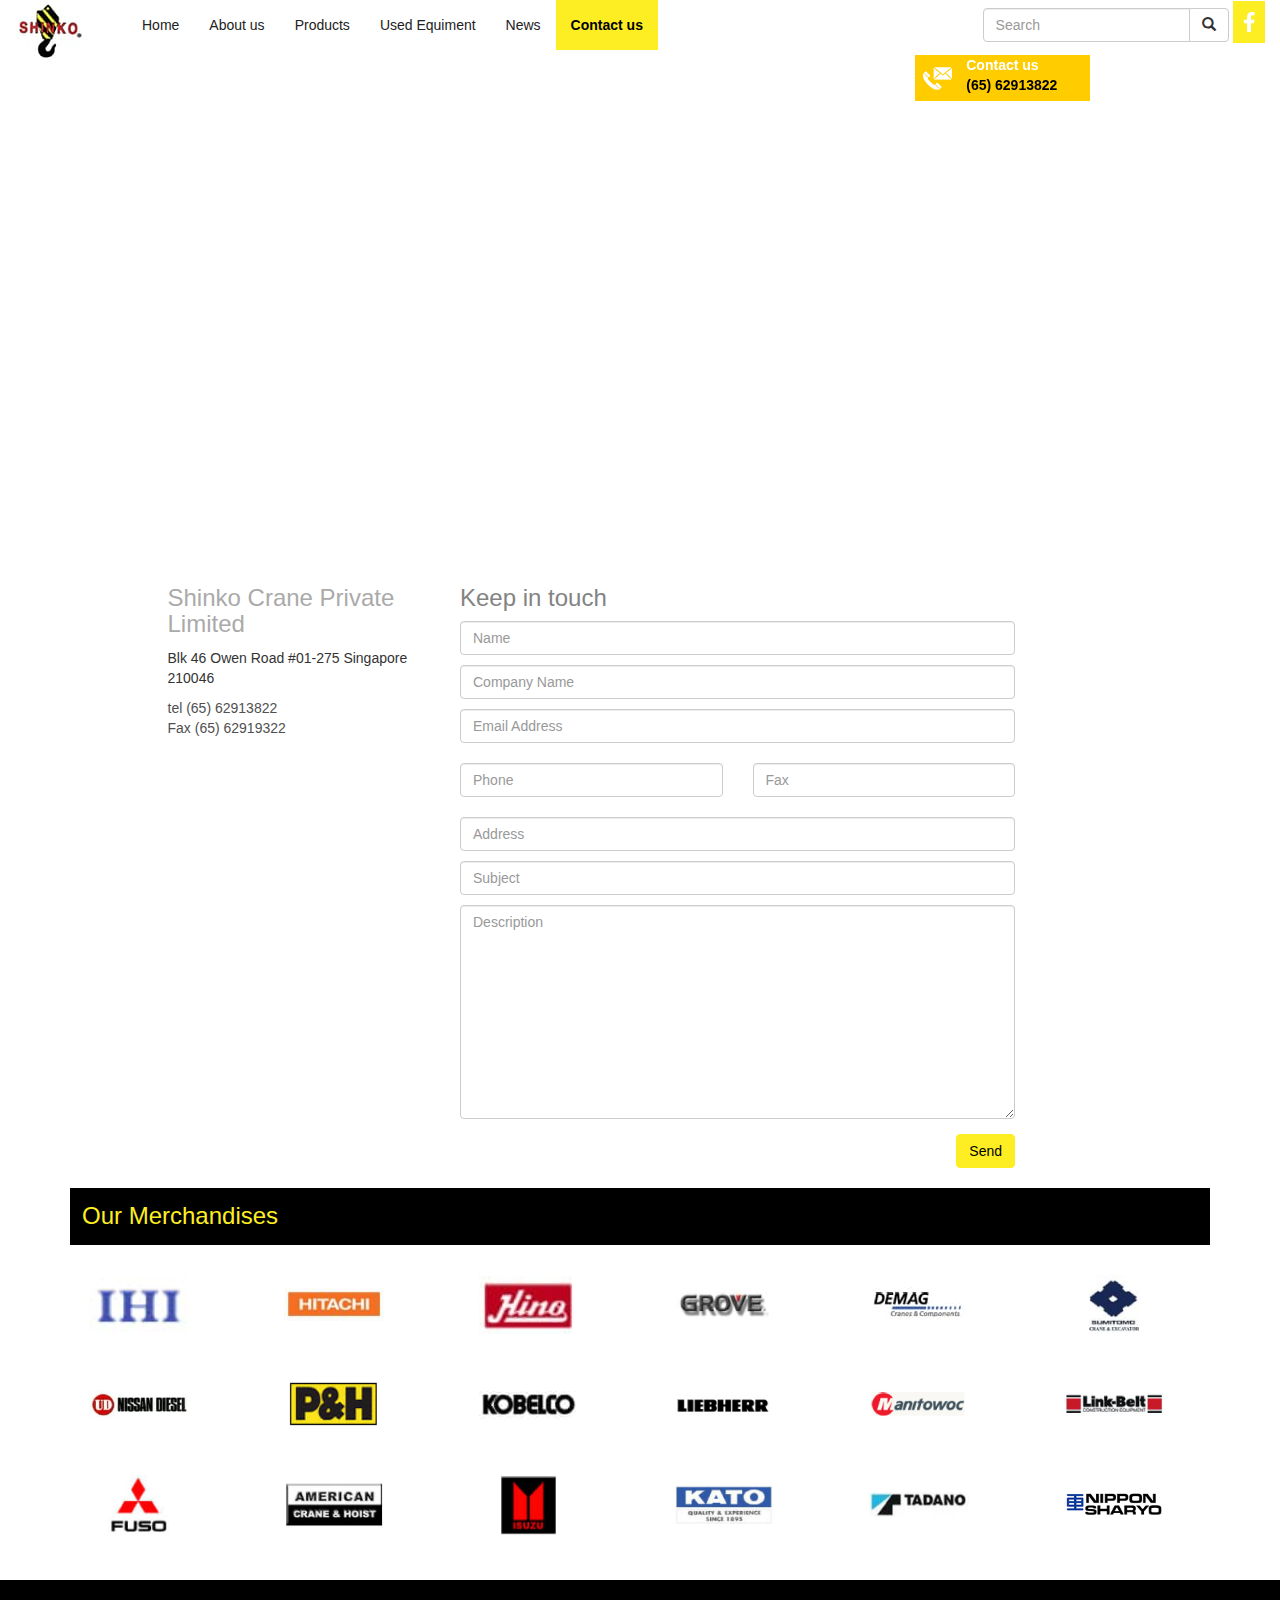
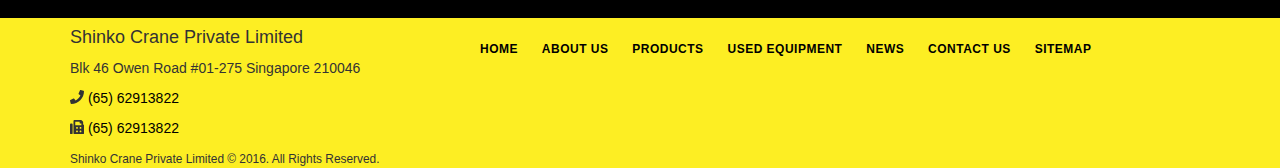
<file: contact.html>
<!DOCTYPE html>
<html lang="en">
<head>
  <title>Shrinko Crane</title>
  <meta charset="utf-8">
  <meta name="viewport" content="width=device-width, initial-scale=1">
  <!-- this is custom css-->
  <link rel="stylesheet" href="assets/css/style.css">
  <!-- this is responsive css-->
  <link rel="stylesheet" href="assets/css/responsive.css">
  <!-- this is bootstrap-->
  <link rel="stylesheet" href="https://maxcdn.bootstrapcdn.com/bootstrap/3.4.1/css/bootstrap.min.css">
  <!-- this is owl carousel css-->
  <link rel="stylesheet" href="assets/plugins/OwlCarousel2-develop/dist/assets/owl.carousel.css">
  <!-- this is owl carousel theme css-->
  <link rel="stylesheet" href="assets/plugins/OwlCarousel2-develop/dist/assets/owl.theme.default.css">
  <!--this is font awesome css-->
  <link rel="stylesheet" href="assets/plugins/fontawesome-free-5.15.4-web/css/all.css">
  <!-- this is jquery-->
  <script src="https://ajax.googleapis.com/ajax/libs/jquery/3.5.1/jquery.min.js"></script>
  <!--this is bootstrap min js-->
  <script src="https://maxcdn.bootstrapcdn.com/bootstrap/3.4.1/js/bootstrap.min.js"></script>
  <!-- this is font awesome js-->
  <script src="assets/plugins/fontawesome-free-5.15.4-web/js/all.js"></script>
  <!-- this is pwl carousel js-->
  <script src="assets/plugins/OwlCarousel2-develop/dist/owl.carousel.js"></script>

</head>
<body>
<!-- this is header-->
<nav class="navbar navbar-inverse navbar-fixed-top">
  <div class="container-fluid">
    <div class="navbar-header">
      <button type="button" class="navbar-toggle" data-toggle="collapse" data-target="#myNavbar">
        <span class="icon-bar"></span>
        <span class="icon-bar"></span>
        <span class="icon-bar"></span>                        
      </button>
      <a class="navbar-brand" href="#">
          <img src="assets/images/logo.jpg" alt="" class="img-responsive">
      </a>
    </div>
    <div class="collapse navbar-collapse" id="myNavbar">
      <ul class="nav navbar-nav">
        <li class=""><a href="index.html">Home</a></li>     
        <li class=""><a href="about.html">About us</a></li>
        <li><a href="product.html">Products</a></li>
        <li><a href="used-equipment.html">Used Equiment</a></li>
        <li><a href="news.html">News</a></li>
        <li class="active"><a href="contact.html">Contact us</a></li>
      </ul>
      <form class="navbar-form navbar-right">
  <div class="input-group">
    <input type="text" class="form-control" placeholder="Search">
    <div class="input-group-btn">
      <button class="btn btn-default" type="submit">
        <i class="glyphicon glyphicon-search"></i>
      </button>
    </div>
  </div>
  <a href="#"><i class="fab fa-facebook-f"></i></a>
</form>
    </div>
  </div>
</nav>
<!-- end header-->
  <!-- this is slider-->
<div class="container site-slider">
    <div id="myCarousel" class="carousel slide" data-ride="carousel">
      <div class="carousel-inner">
  
        <div class="item active">
            <iframe src="https://www.google.com/maps/embed?pb=!1m18!1m12!1m3!1d3988.767239671347!2d103.84865251457256!3d1.3151903990407623!2m3!1f0!2f0!3f0!3m2!1i1024!2i768!4f13.1!3m3!1m2!1s0x31da19c4823ac921%3A0xbf7235e57767da49!2s46%20Owen%20Rd%2C%2001%20275%20Block%2046%2C%20Singapore%20210046!5e0!3m2!1sen!2sin!4v1641797914646!5m2!1sen!2sin" width="100%" height="450" style="border:0;" allowfullscreen="" loading="lazy"></iframe>
        </div>
      </div>
    </div>
  </div>
  <!-- end slider-->
  <!-- this is start phone box-->
  <div class="container">
      <div class="phone-box">
          <div class="row">
              <div class="col-md-3">   
              </div>
              <div class="col-md-9">
                  <div class="phone-text">
                      <p>Contact us</p>
                      <a href="tel:+6562913822">(65) 62913822</a>
                  </div>
              </div>
          </div>
      </div>
  </div>
  <!-- phone box end-->
  <!-- this is body part-->
  <div class="container site-abt-content">
      <div class="row">

          <div class="col-md-12">     
         
              
           <div class="clearfix"></div>
                <div class="row">
                    <div class="col-md-1"></div>
                    <div class="col-md-3">
                        <div class="contact-address">
                            <h3>Shinko Crane Private Limited</h3>
                            <p>Blk 46 Owen Road #01-275
                                Singapore 210046</p>
                                
                                <a href="tel:+4733378901"> tel (65) 62913822</a> <br>
                                <a href="#"> Fax (65) 62919322</a>
                        </div>
                    </div>
                    <div class="col-md-6">
                        <div class="equipment-header">
                            <h3>Keep in touch</h3>
                        </div>
                        <form action="" class="equipment-form">
                            <input type="text" class="form-control" placeholder="Name">
                            <input type="text" class="form-control" placeholder="Company Name">
                            <input type="email" class="form-control" placeholder="Email Address">
                            <div class="row">
                                <div class="col-md-6">
                                    <input type="text" class="form-control" placeholder="Phone">
                                </div>
                                <div class="col-md-6">
                                    <input type="text" class="form-control" placeholder="Fax">
                                </div>
                            </div>
                            <input type="text" class="form-control" placeholder="Address">
                            <input type="text" class="form-control" placeholder="Subject">
                            <textarea name="" id="" cols="30" rows="10" class="form-control" placeholder="Description"></textarea>
                            <div class="send-btn">
                                <button class="btn btn-primary btn-equipment" value="Send">Send</button>
                            </div>
                            
                        </form>
                    </div>
                    
                </div>              
               
              <div class="site-partner-logo">
                <h3>Our Merchandises</h3>
                <div class="row">
                  <div class="col-md-2 col-xs-6">
                    <img src="assets/images/merchendises/merch01.jpg" alt="" class="img-responsive">
                  </div>
                  <div class="col-md-2 col-xs-6">
                    <img src="assets/images/merchendises/merch02.jpg" alt="" class="img-responsive">
                  </div>
                  <div class="col-md-2 col-xs-6">
                    <img src="assets/images/merchendises/merch03.jpg" alt="" class="img-responsive">
                  </div>
                  <div class="col-md-2 col-xs-6">
                    <img src="assets/images/merchendises/merch04.jpg" alt="" class="img-responsive">
                  </div>
                  <div class="col-md-2 col-xs-6">
                    <img src="assets/images/merchendises/merch05.jpg" alt="" class="img-responsive">
                  </div>
                  <div class="col-md-2 col-xs-6">
                    <img src="assets/images/merchendises/merch06.jpg" alt="" class="img-responsive">
                  </div>
                  </div>
                  <div class="row">
                  <div class="col-md-2 col-xs-6">
                    <img src="assets/images/merchendises/merch07.jpg" alt="" class="img-responsive">
                  </div>
                  <div class="col-md-2 col-xs-6">
                    <img src="assets/images/merchendises/merch08.png" alt="" class="img-responsive">
                  </div>
                  <div class="col-md-2 col-xs-6">
                    <img src="assets/images/merchendises/merch09.jpg" alt="" class="img-responsive">
                  </div>
                  <div class="col-md-2 col-xs-6">
                    <img src="assets/images/merchendises/merch10.png" alt="" class="img-responsive">
                  </div>
                  <div class="col-md-2 col-xs-6">
                    <img src="assets/images/merchendises/merch11.png" alt="" class="img-responsive">
                  </div>
                  <div class="col-md-2 col-xs-6">
                    <img src="assets/images/merchendises/merch12.png" alt="" class="img-responsive">
                  </div>
                </div>
                <div class="row">
                  <div class="col-md-2 col-xs-6">
                    <img src="assets/images/merchendises/merch13.png" alt="" class="img-responsive">
                  </div>
                  <div class="col-md-2 col-xs-6">
                    <img src="assets/images/merchendises/merch14.jpg" alt="" class="img-responsive">
                  </div>
                  <div class="col-md-2 col-xs-6">
                    <img src="assets/images/merchendises/merch15.png" alt="" class="img-responsive">
                  </div>
                  <div class="col-md-2 col-xs-6">
                    <img src="assets/images/merchendises/merch16.png" alt="" class="img-responsive">
                  </div>
                  <div class="col-md-2 col-xs-6">
                    <img src="assets/images/merchendises/merch17.png" alt="" class="img-responsive">
                  </div>
                  <div class="col-md-2 col-xs-6">
                    <img src="assets/images/merchendises/merch18.png" alt="" class="img-responsive">
                  </div>
                </div>
              </div>
          </div>
      </div>
  </div>
<!-- this is footer-->
<div class="footer-border"></div>
  <footer class="site-footer">

    <div class="container">
      <div class="row">
        <div class="col-md-4">
          <h4>Shinko Crane Private Limited</h4>
          <p>Blk 46 Owen Road #01-275
            Singapore 210046</p>
            <p><i class="fa fa-phone"></i> <a href="tel:+6562913822"> (65) 62913822</a></p>
            <p><i class="fa fa-fax"></i><a href="#"> (65) 62913822</a></p>
            <small>Shinko Crane Private Limited © 2016. All Rights Reserved.</small>
        </div>
        <div class="col-md-8 hidden-xs">
          <div class="footer-menu">
            <ul>
              <li><a href="index.html">Home</a></li>
              <li><a href="about.html">About us</a></li>
              <li><a href="product.html">Products</a></li>
              <li><a href="used-equipment.html">Used Equipment</a></li>
              <li><a href="news.html">News</a></li>
              <li><a href="contact.html">Contact us</a></li>
              <li><a href="#">Sitemap</a></li>

            </ul>
          </div>
        </div>
      </div>
    </div>
  
  </footer>
  <script>
      $(document).ready(function(){
  $('.owl-carousel').owlCarousel();
});
$('.owl-carousel').owlCarousel({
    items:4,
    loop:true,
    margin:10,
    autoplay:true,
    autoplayTimeout:3000,
    autoplayHoverPause:true,
    nav:true,
    responsive:{
        0:{
            items:1
        },
        600:{
            items:3
        },
        1000:{
            items:4
        }
    }
})
  </script>
</body>
</html>
</file>
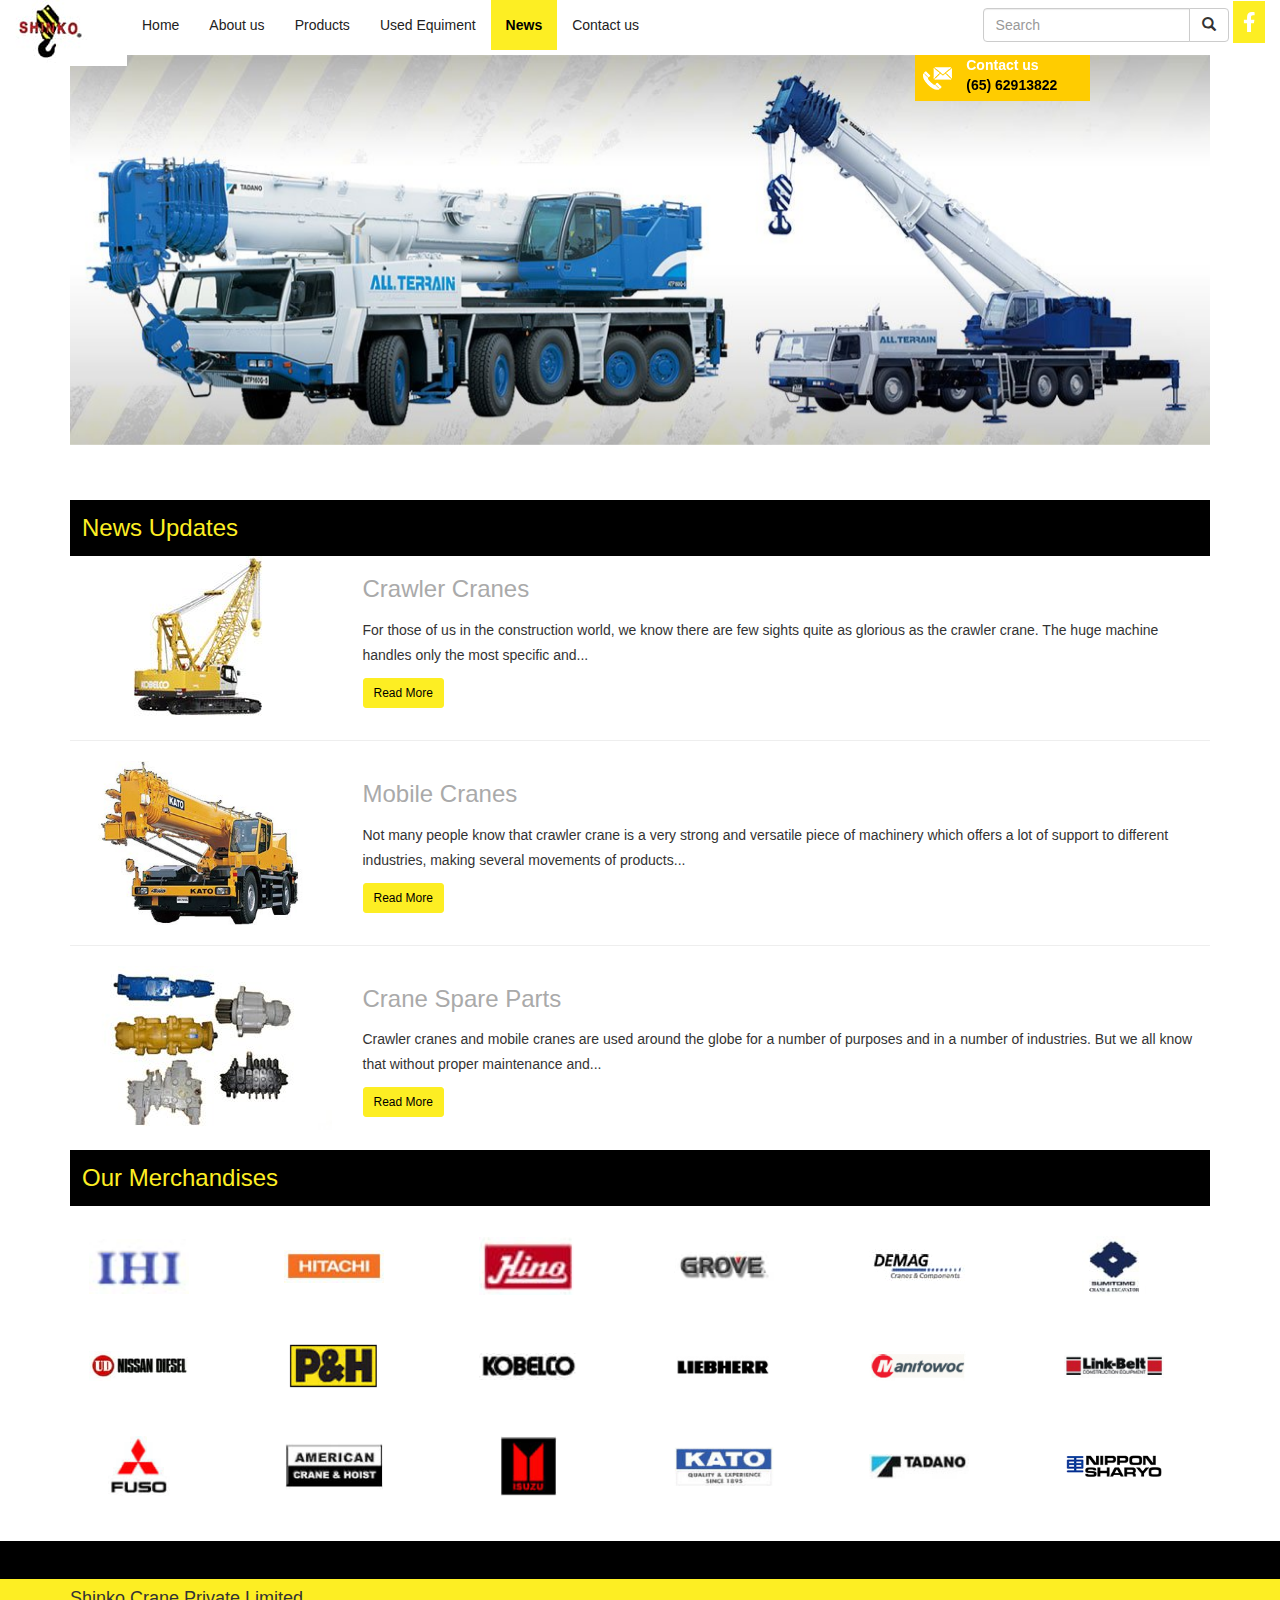
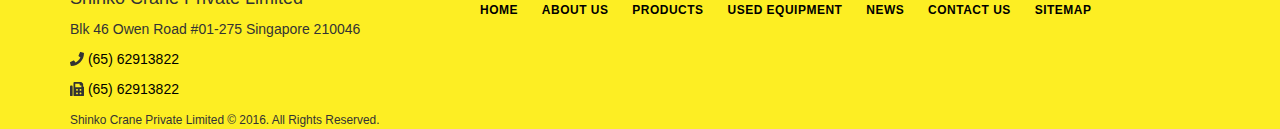
<file: news.html>
<!DOCTYPE html>
<html lang="en">
<head>
  <title>Shrinko Crane</title>
  <meta charset="utf-8">
  <meta name="viewport" content="width=device-width, initial-scale=1">
  <!-- this is custom css-->
  <link rel="stylesheet" href="assets/css/style.css">
  <!-- this is responsive css-->
  <link rel="stylesheet" href="assets/css/responsive.css">
  <!-- this is bootstrap-->
  <link rel="stylesheet" href="https://maxcdn.bootstrapcdn.com/bootstrap/3.4.1/css/bootstrap.min.css">
  <!-- this is owl carousel css-->
  <link rel="stylesheet" href="assets/plugins/OwlCarousel2-develop/dist/assets/owl.carousel.css">
  <!-- this is owl carousel theme css-->
  <link rel="stylesheet" href="assets/plugins/OwlCarousel2-develop/dist/assets/owl.theme.default.css">
  <!--this is font awesome css-->
  <link rel="stylesheet" href="assets/plugins/fontawesome-free-5.15.4-web/css/all.css">
  <!-- this is jquery-->
  <script src="https://ajax.googleapis.com/ajax/libs/jquery/3.5.1/jquery.min.js"></script>
  <!--this is bootstrap min js-->
  <script src="https://maxcdn.bootstrapcdn.com/bootstrap/3.4.1/js/bootstrap.min.js"></script>
  <!-- this is font awesome js-->
  <script src="assets/plugins/fontawesome-free-5.15.4-web/js/all.js"></script>
  <!-- this is pwl carousel js-->
  <script src="assets/plugins/OwlCarousel2-develop/dist/owl.carousel.js"></script>

</head>
<body>
<!-- this is header-->
<nav class="navbar navbar-inverse navbar-fixed-top">
  <div class="container-fluid">
    <div class="navbar-header">
      <button type="button" class="navbar-toggle" data-toggle="collapse" data-target="#myNavbar">
        <span class="icon-bar"></span>
        <span class="icon-bar"></span>
        <span class="icon-bar"></span>                        
      </button>
      <a class="navbar-brand" href="#">
          <img src="assets/images/logo.jpg" alt="" class="img-responsive">
      </a>
    </div>
    <div class="collapse navbar-collapse" id="myNavbar">
      <ul class="nav navbar-nav">
        <li class=""><a href="index.html">Home</a></li>     
        <li class=""><a href="about.html">About us</a></li>
        <li class=""><a href="product.html">Products</a></li>
        <li><a href="used-equipment.html">Used Equiment</a></li>
        <li class="active"><a href="news.html">News</a></li>
        <li><a href="contact.html">Contact us</a></li>
      </ul>
      <form class="navbar-form navbar-right">
  <div class="input-group">
    <input type="text" class="form-control" placeholder="Search">
    <div class="input-group-btn">
      <button class="btn btn-default" type="submit">
        <i class="glyphicon glyphicon-search"></i>
      </button>
    </div>
  </div>
  <a href="#"><i class="fab fa-facebook-f"></i></a>
</form>
    </div>
  </div>
</nav>
<!-- end header-->
  <!-- this is slider-->
<div class="container site-slider">
    <div id="myCarousel" class="carousel slide" data-ride="carousel">
  
      <!-- Wrapper for slides -->
      <div class="carousel-inner">  
        <div class="item active">
          <img src="assets/images/banner-news.jpg" alt="" style="width:100%;" class="img-responsive">
         </div>
    
      </div>
    </div>
  </div>
  <!-- end slider-->
  <!-- this is start phone box-->
  <div class="container">
      <div class="phone-box">
          <div class="row">
              <div class="col-md-3">   
              </div>
              <div class="col-md-9">
                  <div class="phone-text">
                      <p>Contact us</p>
                      <a href="tel:+6562913822">(65) 62913822</a>
                  </div>
              </div>
          </div>
      </div>
  </div>
  <!-- phone box end-->

  <!-- this is body part-->
  <div class="container site-abt-content">
      <div class="row">
          <div class="col-md-12">
              <div class="site-abt-text">
                  <div class="site-abt-text-header">
                    <h3>News Updates</h3>
                  </div>
               <div class="site-blog">
                   <div class="row">
                       <div class="col-md-3">
                           <img src="assets/images/blog1.jpg" alt="" class="img-responsive">
                       </div>
                       <div class="col-md-9">
                           <h3>Crawler Cranes</h3>
                           <p>For those of us in the construction world, we know there are few sights quite as glorious as the crawler crane. The huge machine handles only the most specific and...</p>
                           <button type="button" class="btn btn-info btn-sm btn-equipment" data-toggle="modal" data-target="#myModal">Read More</button>
                           <div id="myModal" class="modal fade" role="dialog">
                            <div class="modal-dialog">
                          
                              <!-- Modal content-->
                              <div class="modal-content">
                                <div class="modal-header">
                                  <button type="button" class="close" data-dismiss="modal">&times;</button>
                                  <h3 class="modal-title text-center">Crawler Cranes</h3>
                                  <p class="text-center">14, Feb, 2015</p>
                                </div>
                                <div class="modal-body">
                                  <p>For those of us in the construction world, we know there are few sights quite as glorious as the crawler crane. The huge machine handles only the most specific and strenuous of tasks. All successful machines are made up of cogs which work in unison, and the crawler crane is a particularly important part of the cog. </p>
                                  <p>The crawler crane, however, leaves a slightly larger legacy than some of its predecessors. While they offered power and strength, the crawler crane invokes the images of all of the great buildings we see today – massive skyscrapers, flats, offices and shopping centres all helped to be put together by a crawler crane.
                                </p>
                                <p>Mounted on a set of moving tracks, the crawler crane is able to move about with supreme stability and balance to ensure it can do its task to the utmost efficiency. The design allows for the crane to be able to take huge payloads in weight and take them hundreds of feet into the sky, and move them with ease to wherever need be. The crawler crane was one of the most efficient designs in construction, offering easy moving of huge obstacles or easy movement of resources across site in an instant.</p>
                                <p>Noticeable as they scale higher than anything else in the city, the crawler crane provides the bulk of the heavy moving in today’s construction. They can take anything up to 3,500 tonnes of material, allowing for an insane amount of power to be generated by the machine – as well as balance and precision – to pull off such a feat. The accuracy is nothing to be sniffed at, either, as it offers pretty precise drops and movements of massive quantities which would take men a large portion of the day to move.</p>
                                <p>Well-built crawler cranes are easy to take apart and be re-assembled at a different point, should transport not be possible. This makes them mobile as well as accurate, and once there is a procedure for actually assembling them, they can be extremely cost-efficient purchases by any construction business.</p>
                                <p>There are a huge amount of extra parts and modifications for crawler cranes, too. From shells, hooks, and grabs, there is a pretty big market out there for buying new parts and taming the crawler crane to be to your exact needs and specifications. Having been in service for over a century, the crawler crane is one of the most recognisable and historic pieces of machinery we have built today.</p>
                                <p>For many years, it has offered the simplicity of easy transport of goods which man could not feasibly lift in a convenient or efficient manner. The crawler crane has increased the quality of work while reducing the time it takes to finish a job in spades; it truly has provided construction with one of the few godsend devices out there.</p>
                                <p>Mobility aside, it is arguably the most useful piece of equipment a construction firm can have at present! This does not look to change anytime soon, either, with the consistent levels offered by the device makes it pretty hard to beat until we master teleportation!</p>
                                </div>
                               
                              </div>
                          
                            </div>
                          </div>
                       </div>
                   </div>
                   <hr>
                   <div class="row">
                    <div class="col-md-3">
                        <img src="assets/images/blog2.jpg" alt="" class="img-responsive">
                    </div>
                    <div class="col-md-9">
                        <h3>Mobile Cranes</h3>
                       <p>Not many people know that crawler crane is a very strong and versatile piece of machinery which offers a lot of support to different industries, making several movements of products...</p>
                        <button type="button" class="btn btn-info btn-sm btn-equipment" data-toggle="modal" data-target="#myModal1">Read More</button>
                        <div id="myModal1" class="modal fade" role="dialog">
                         <div class="modal-dialog">
                       
                           <!-- Modal content-->
                           <div class="modal-content">
                             <div class="modal-header">
                               <button type="button" class="close" data-dismiss="modal">&times;</button>
                               <h3 class="modal-title text-center">Mobile Cranes</h3>
                               <p class="text-center">23, Dec, 2014</p>
                             </div>
                             <div class="modal-body">
                                <p>Not many people know that crawler crane is a very strong and versatile piece of machinery which offers a lot of support to different industries, making several movements of products and goods. But mobile crawlers can really offer a great alternative to the individuals who are looking for a great solution. This article will tell you more about what mobile cranes are and their purpose.</p>
                                <p>A Mobile Crane generally is a large vehicle that resembles a truck that carries an extending arm which then has a hook by its end which is suspended by a long wire rope that runs along sheaves Steel wheels with a groove in the middle to accommodate the wire rope. The ropes are mostly operated by either the vehicle’s own engine or from an electric motor mounted on the vehicle. Mobile crane are able to travel on roads and highway, unlike crawler cranes which need special equipment to transport them.</p>
                                <p>Mobile cranes may be simple by design but they can perform Herculean tasks that would otherwise seem impossible. In a matter of minutes, these machines are able to raise bridge beams on highways and heavy equipment in factories and even lift beachfront houses onto pilings.</p>
                                <p>When working on the job site, outriggers are extended horizontally from the crane chassis and then vertically to the ground to level and stabilize the crane while stationary and hoisting the load.</p>
                                <p>Depending on the purpose, these mobile cranes actually have different versions;</p>
                                <p>Firstly, we have the Hydraulic Truck Cranes which are the most general versions of mobile cranes. It is a crane which is mounted on a truck carrier that provides the mobility for this type of crane. This crane has two sections: the carrier, often referred to as the Lower, and the lifting component which includes the boom, referred to as the Upper. These are mated together through a swing bearing, that allow the upper to swing from side to side. These modern hydraulic truck cranes are usually single-engine machines, where they use the same engine to power the undercarriage and the crane. The upper is usually powered via hydraulics run through the swing bearing from the pump mounted on the lower. They usually operate by using hydraulic machines that use the force generated by the pressure of oil that’s being pushed through the pistons inside the hydraulic machine making the boom move.</p>
                                <p>The second is the All Terrain Cranes which much like its name, is for different kinds of terrain. Since there are times that the site of construction is a little harder to move about and operate onto. These mobile cranes can run on smooth concrete roads and can still run through off-road terrain thanks to its all-wheel-drive system built into it. All Terrain combines the road ability of Truck-mounted Cranes and the maneuverability of Rough Terrain Cranes. All Terrain Cranes have 2 to 9 axles and are designed for lifting loads up to 1,200 tonnes.</p>
                                <p>Then there are the Rough Terrain Cranes. These were specifically designed for off-road terrain. It is also a hydraulic powered mobile crane running on rubber wheels, making it perfectly suitable for places where the ground is uneven. The crane is mounted on an undercarriage with four rubber tires that is designed for pick-and-carry operations and for off-road and “rough terrain” applications. Outriggers are used to level and stabilize the crane for hoisting. These rough terrain cranes are single-engine machines; They use the same engine to power both the undercarriage and the crane. In a rough terrain crane, the engine is usually mounted in the undercarriage rather than in the upper, as with crawler crane. Most have 4 wheel drive and 4 wheel steering which allows them to traverse in tighter and slicker terrain than a standard truck crane.</p>

                             </div>
                            
                           </div>
                       
                         </div>
                       </div>
                    </div>
                </div>
                <hr>
                <div class="row">
                    <div class="col-md-3">
                        <img src="assets/images/blog3.jpg" alt="" class="img-responsive">
                    </div>
                    <div class="col-md-9">
                        <h3>Crane Spare Parts</h3>
                      <p>Crawler cranes and mobile cranes are used around the globe for a number of purposes and in a number of industries. But we all know that without proper maintenance and...</p>
                        <button type="button" class="btn btn-info btn-sm btn-equipment" data-toggle="modal" data-target="#myModal2">Read More</button>
                        <div id="myModal2" class="modal fade" role="dialog">
                         <div class="modal-dialog">
                       
                           <!-- Modal content-->
                           <div class="modal-content">
                             <div class="modal-header">
                               <button type="button" class="close" data-dismiss="modal">&times;</button>
                               <h3 class="modal-title text-center">Crane Spare Parts</h3>
                               
                             </div>
                             <div class="modal-body">
                               <p>Crawler cranes and mobile cranes are used around the globe for a number of purposes and in a number of industries. But we all know that without proper maintenance and regular repair services, these machines can get damaged. Wear and tear of these machines can really bother you a lot. They can carry massive loads and can also be positioned from one place to another.</p>
                               <p>It is pretty obvious that a large machine like this will run in to some problems at some point in time. This is why you need to be prepared beforehand and ensure that the maintenance services are carried out on a regular basis so that no issues come up later on and you don’t have to spend a large sum of money at once.</p>
                               <p>Purchasing spare parts is an essential procedure, as you wish to ensure that you get the right parts all the time for your machine. Buying the right parts for the crane will ensure that it runs smoothly with great efficiency. Well, safety is also very important and you got to buy quality products from the market.</p>
                               <p>When you are purchasing some spare parts for your crawler or mobile cranes, you need to understand that relying upon the right company is quite essential. Choosing the right brand is also very essential as a trustworthy source will always offer you good quality products which will work for a long period of time.</p>
                               <p>Not many people know that these spare parts travel a large distance as they are being offered by many international distributors. This is why you need to pick the right company that offers quality parts.</p>
                               <p>You should always make sure that the company you select offers you products with durability. They should have a great record in selling products. Their products should be able to make the machine run smoothly without any difficulty.</p>
                               <p>Even though several distributors offer you a very nice deal but there are certain companies which will provide additional value added services. You should consider choosing such a market dealer who is a reliable one and offers you something extra.</p>
                               <p>You should always remember that the smallest of parts can keep a burden on your pocket and so you got to ensure that you buy them all at once so that the cost can be cut down a little bit.</p>
                               <p>One needs to carefully shop around on popular spare parts website so that one can come across some great review websites in order to know more about the quality of the spare parts being offered. Finding quality crane spare parts is really essential and in order to make the machine run smoothly, one needs to rely on the reputable distributors only. These are some of the most important things which you should remember about crane spare parts. It is of utmost importance to go for the right alternatives in this regard. Proper maintenance will ensure lesser breakdown and help the crane to maintain a longer lifespan.</p>
                                
                             </div>
                            
                           </div>
                       
                         </div>
                       </div>
                    </div>
                </div>
               </div>
                   </div>

                  
                
               
              <div class="site-partner-logo">
                <h3>Our Merchandises</h3>
                <div class="row">
                  <div class="col-md-2 col-xs-6">
                    <img src="assets/images/merchendises/merch01.jpg" alt="" class="img-responsive">
                  </div>
                  <div class="col-md-2 col-xs-6">
                    <img src="assets/images/merchendises/merch02.jpg" alt="" class="img-responsive">
                  </div>
                  <div class="col-md-2 col-xs-6">
                    <img src="assets/images/merchendises/merch03.jpg" alt="" class="img-responsive">
                  </div>
                  <div class="col-md-2 col-xs-6">
                    <img src="assets/images/merchendises/merch04.jpg" alt="" class="img-responsive">
                  </div>
                  <div class="col-md-2 col-xs-6">
                    <img src="assets/images/merchendises/merch05.jpg" alt="" class="img-responsive">
                  </div>
                  <div class="col-md-2 col-xs-6">
                    <img src="assets/images/merchendises/merch06.jpg" alt="" class="img-responsive">
                  </div>
                  </div>
                  <div class="row">
                  <div class="col-md-2 col-xs-6">
                    <img src="assets/images/merchendises/merch07.jpg" alt="" class="img-responsive">
                  </div>
                  <div class="col-md-2 col-xs-6">
                    <img src="assets/images/merchendises/merch08.png" alt="" class="img-responsive">
                  </div>
                  <div class="col-md-2 col-xs-6">
                    <img src="assets/images/merchendises/merch09.jpg" alt="" class="img-responsive">
                  </div>
                  <div class="col-md-2 col-xs-6">
                    <img src="assets/images/merchendises/merch10.png" alt="" class="img-responsive">
                  </div>
                  <div class="col-md-2 col-xs-6">
                    <img src="assets/images/merchendises/merch11.png" alt="" class="img-responsive">
                  </div>
                  <div class="col-md-2 col-xs-6">
                    <img src="assets/images/merchendises/merch12.png" alt="" class="img-responsive">
                  </div>
                </div>
                <div class="row">
                  <div class="col-md-2 col-xs-6">
                    <img src="assets/images/merchendises/merch13.png" alt="" class="img-responsive">
                  </div>
                  <div class="col-md-2 col-xs-6">
                    <img src="assets/images/merchendises/merch14.jpg" alt="" class="img-responsive">
                  </div>
                  <div class="col-md-2 col-xs-6">
                    <img src="assets/images/merchendises/merch15.png" alt="" class="img-responsive">
                  </div>
                  <div class="col-md-2 col-xs-6">
                    <img src="assets/images/merchendises/merch16.png" alt="" class="img-responsive">
                  </div>
                  <div class="col-md-2 col-xs-6">
                    <img src="assets/images/merchendises/merch17.png" alt="" class="img-responsive">
                  </div>
                  <div class="col-md-2 col-xs-6">
                    <img src="assets/images/merchendises/merch18.png" alt="" class="img-responsive">
                  </div>
                </div>
              </div>
          </div>
      </div>
  </div>
<!-- this is footer-->
<div class="footer-border"></div>
  <footer class="site-footer">

    <div class="container">
      <div class="row">
        <div class="col-md-4">
          <h4>Shinko Crane Private Limited</h4>
          <p>Blk 46 Owen Road #01-275
            Singapore 210046</p>
            <p><i class="fa fa-phone"></i> <a href="tel:+6562913822"> (65) 62913822</a></p>
            <p><i class="fa fa-fax"></i><a href="#"> (65) 62913822</a></p>
            <small>Shinko Crane Private Limited © 2016. All Rights Reserved.</small>
        </div>
        <div class="col-md-8 hidden-xs">
          <div class="footer-menu">
            <ul>
              <li><a href="index.html">Home</a></li>
              <li><a href="about.html">About us</a></li>
              <li><a href="product.html">Products</a></li>
              <li><a href="used-equipment.html">Used Equipment</a></li>
              <li><a href="news.html">News</a></li>
              <li><a href="contact.html">Contact us</a></li>
              <li><a href="#">Sitemap</a></li>

            </ul>
          </div>
        </div>
      </div>
    </div>
  
  </footer>
  <script>
      $(document).ready(function(){
  $('.owl-carousel').owlCarousel();
});
$('.owl-carousel').owlCarousel({
    items:4,
    loop:true,
    margin:10,
    autoplay:true,
    autoplayTimeout:3000,
    autoplayHoverPause:true,
    nav:true,
    responsive:{
        0:{
            items:1
        },
        600:{
            items:3
        },
        1000:{
            items:4
        }
    }
})
  </script>
</body>
</html>
</file>
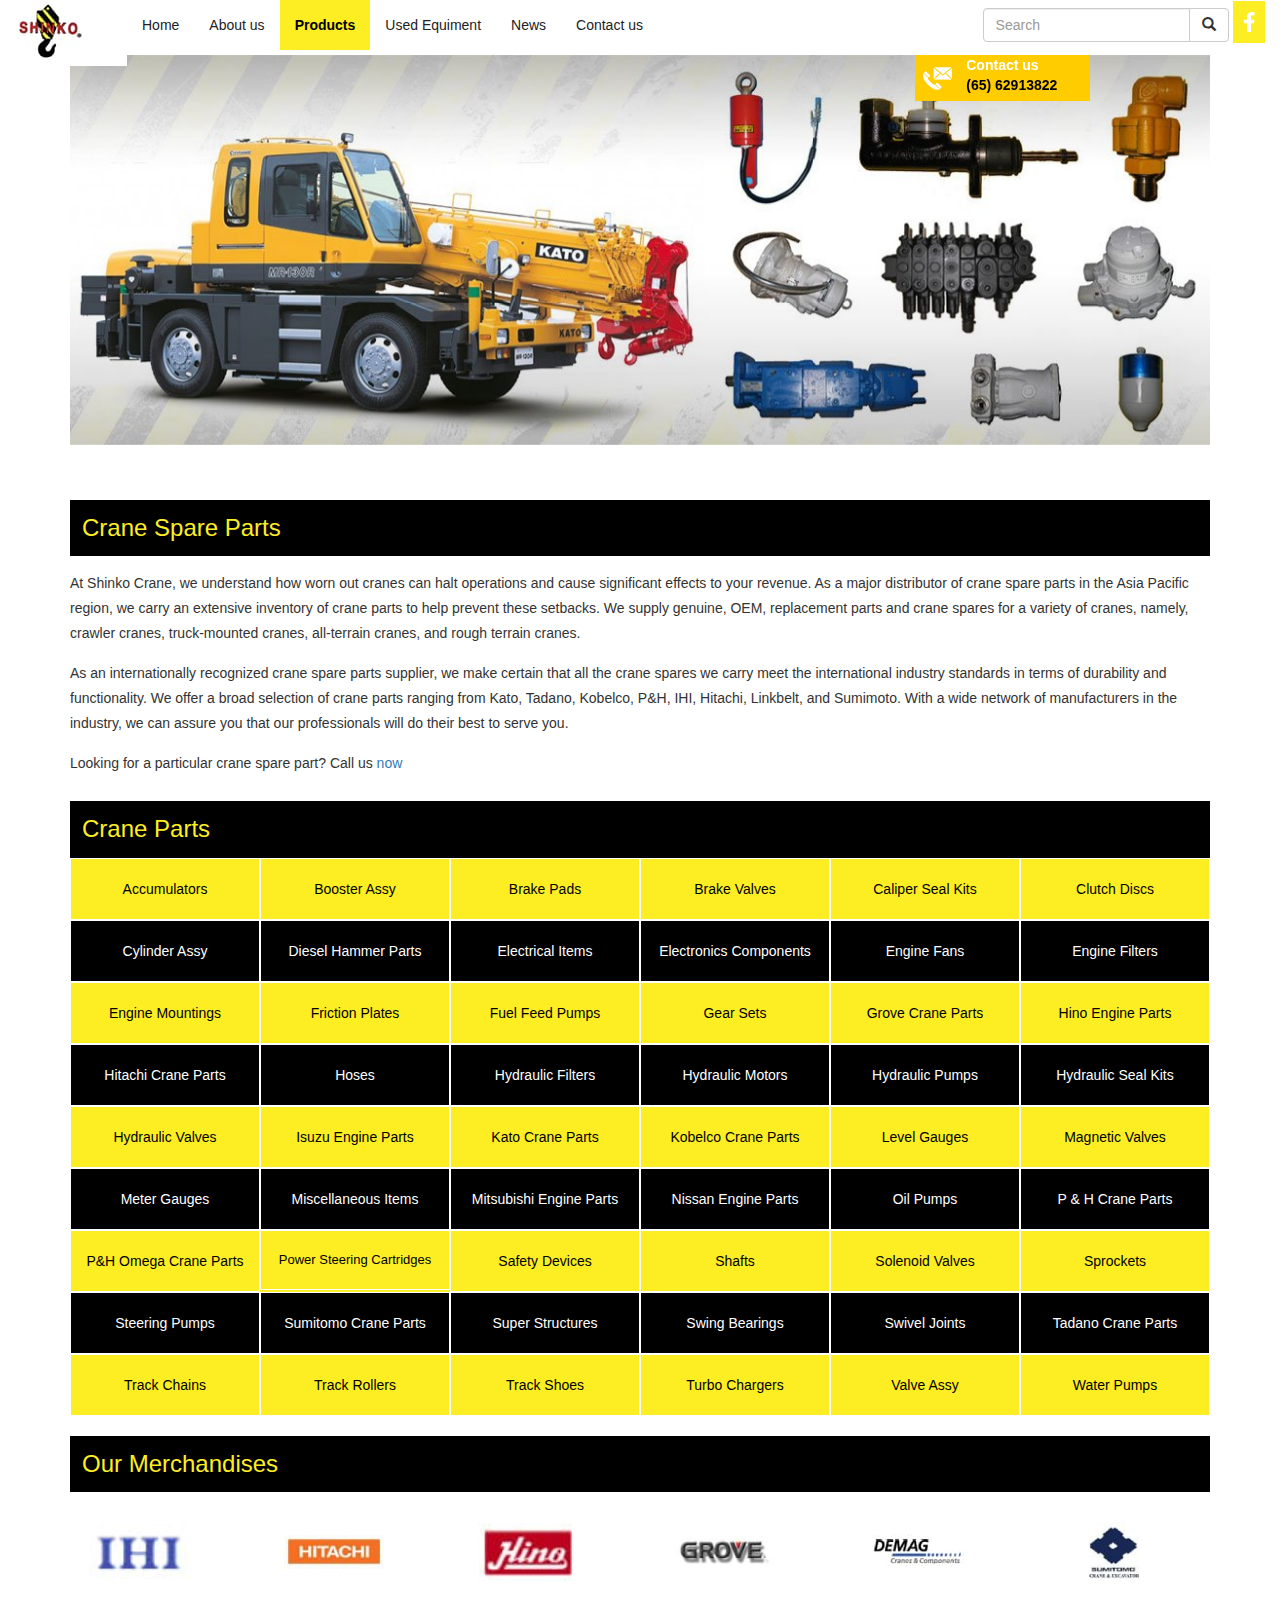
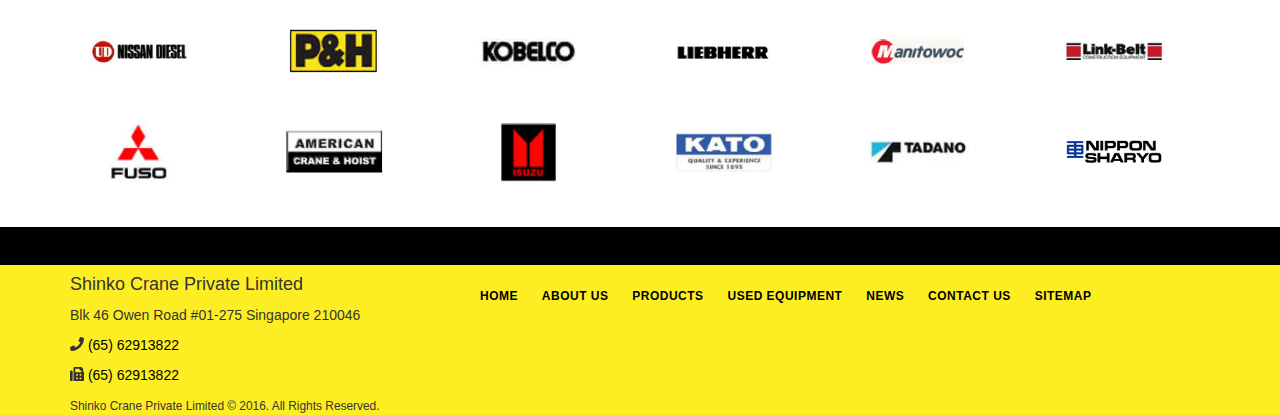
<file: product.html>
<!DOCTYPE html>
<html lang="en">
<head>
  <title>Shrinko Crane</title>
  <meta charset="utf-8">
  <meta name="viewport" content="width=device-width, initial-scale=1">
  <!-- this is custom css-->
  <link rel="stylesheet" href="assets/css/style.css">
  <!-- this is responsive css-->
  <link rel="stylesheet" href="assets/css/responsive.css">
  <!-- this is bootstrap-->
  <link rel="stylesheet" href="https://maxcdn.bootstrapcdn.com/bootstrap/3.4.1/css/bootstrap.min.css">
  <!-- this is owl carousel css-->
  <link rel="stylesheet" href="assets/plugins/OwlCarousel2-develop/dist/assets/owl.carousel.css">
  <!-- this is owl carousel theme css-->
  <link rel="stylesheet" href="assets/plugins/OwlCarousel2-develop/dist/assets/owl.theme.default.css">
  <!--this is font awesome css-->
  <link rel="stylesheet" href="assets/plugins/fontawesome-free-5.15.4-web/css/all.css">
  <!-- this is jquery-->
  <script src="https://ajax.googleapis.com/ajax/libs/jquery/3.5.1/jquery.min.js"></script>
  <!--this is bootstrap min js-->
  <script src="https://maxcdn.bootstrapcdn.com/bootstrap/3.4.1/js/bootstrap.min.js"></script>
  <!-- this is font awesome js-->
  <script src="assets/plugins/fontawesome-free-5.15.4-web/js/all.js"></script>
  <!-- this is pwl carousel js-->
  <script src="assets/plugins/OwlCarousel2-develop/dist/owl.carousel.js"></script>

</head>
<body>
<!-- this is header-->
<nav class="navbar navbar-inverse navbar-fixed-top">
  <div class="container-fluid">
    <div class="navbar-header">
      <button type="button" class="navbar-toggle" data-toggle="collapse" data-target="#myNavbar">
        <span class="icon-bar"></span>
        <span class="icon-bar"></span>
        <span class="icon-bar"></span>                        
      </button>
      <a class="navbar-brand" href="#">
          <img src="assets/images/logo.jpg" alt="" class="img-responsive">
      </a>
    </div>
    <div class="collapse navbar-collapse" id="myNavbar">
      <ul class="nav navbar-nav">
        <li class=""><a href="index.html">Home</a></li>     
        <li class=""><a href="about.html">About us</a></li>
        <li class="active"><a href="product.html">Products</a></li>
        <li><a href="used-equipment.html">Used Equiment</a></li>
        <li><a href="news.html">News</a></li>
        <li><a href="contact.html">Contact us</a></li>
      </ul>
      <form class="navbar-form navbar-right">
  <div class="input-group">
    <input type="text" class="form-control" placeholder="Search">
    <div class="input-group-btn">
      <button class="btn btn-default" type="submit">
        <i class="glyphicon glyphicon-search"></i>
      </button>
    </div>
  </div>
  <a href="#"><i class="fab fa-facebook-f"></i></a>
</form>
    </div>
  </div>
</nav>
<!-- end header-->
  <!-- this is slider-->
<div class="container site-slider">
    <div id="myCarousel" class="carousel slide" data-ride="carousel">
  
      <!-- Wrapper for slides -->
      <div class="carousel-inner">  
        <div class="item active">
          <img src="assets/images/banner-products.jpg" alt="" style="width:100%;" class="img-responsive">
         </div>
    
      </div>
    </div>
  </div>
  <!-- end slider-->
  <!-- this is start phone box-->
  <div class="container">
      <div class="phone-box">
          <div class="row">
              <div class="col-md-3">   
              </div>
              <div class="col-md-9">
                  <div class="phone-text">
                      <p>Contact us</p>
                      <a href="tel:+6562913822">(65) 62913822</a>
                  </div>
              </div>
          </div>
      </div>
  </div>
  <!-- phone box end-->

  <!-- this is body part-->
  <div class="container site-abt-content">
      <div class="row">
          <div class="col-md-12">
              <div class="site-abt-text">
                  <div class="site-abt-text-header">
                    <h3>Crane Spare Parts</h3>
                  </div>
                 <p>At Shinko Crane, we understand how worn out cranes can halt operations and cause significant effects to your revenue. As a major distributor of crane spare parts in the Asia Pacific region, we carry an extensive inventory of crane parts to help prevent these setbacks. We supply genuine, OEM, replacement parts and crane spares for a variety of cranes, namely, crawler cranes, truck-mounted cranes, all-terrain cranes, and rough terrain cranes.</p>
                 <p>As an internationally recognized crane spare parts supplier, we make certain that all the crane spares we carry meet the international industry standards in terms of durability and functionality. We offer a broad selection of crane parts ranging from Kato, Tadano, Kobelco, P&H, IHI, Hitachi, Linkbelt, and Sumimoto. With a wide network of manufacturers in the industry, we can assure you that our professionals will do their best to serve you.</p>
                 <p>Looking for a particular crane spare part? Call us <a href="#">now</a></p>
                   </div>

                   <div class="site-product-list">
                       <h3>Crane Parts</h3>
                   </div>
                   <div class="row odd-item">
                       <div class="col-md-2 col-xs-12 wh-border">
                        <p><a href="#">Accumulators</a></p>
                       </div>
                       <div class="col-md-2 col-xs-12 wh-border">
                        <p><a href="#">Booster Assy</a></p>
                       </div>
                       <div class="col-md-2 col-xs-12 wh-border">
                        <p><a href="#">Brake Pads</a></p>
                       </div>
                       <div class="col-md-2 col-xs-12 wh-border">
                        <p><a href="#">Brake Valves</a></p>
                       </div>
                       <div class="col-md-2 col-xs-12 wh-border">
                        <p><a href="#">Caliper Seal Kits</a></p>
                       </div>
                       <div class="col-md-2 col-xs-12 wh-border">
                        <p><a href="#">Clutch Discs</a></p>
                       </div>
                   </div>
                   <div class="row even-item">
                    <div class="col-md-2 col-xs-12 wh-border">
                     <p><a href="#">Cylinder Assy</a></p>
                    </div>
                    <div class="col-md-2 col-xs-12 wh-border">
                     <p><a href="#">Diesel Hammer Parts</a></p>
                    </div>
                    <div class="col-md-2 col-xs-12 wh-border">
                     <p><a href="#">Electrical Items</a></p>
                    </div>
                    <div class="col-md-2 col-xs-12 wh-border">
                     <p><a href="#">Electronics Components</a></p>
                    </div>
                    <div class="col-md-2 col-xs-12 wh-border">
                     <p><a href="#">Engine Fans</a></p>
                    </div>
                    <div class="col-md-2 col-xs-12 wh-border">
                     <p><a href="#">Engine Filters</a></p>
                    </div>
                </div>
                <div class="row odd-item">
                    <div class="col-md-2 col-xs-12 wh-border">
                     <p><a href="#">Engine Mountings</a></p>
                    </div>
                    <div class="col-md-2 col-xs-12 wh-border">
                     <p><a href="#">Friction Plates</a></p>
                    </div>
                    <div class="col-md-2 col-xs-12 wh-border">
                     <p><a href="#">Fuel Feed Pumps</a></p>
                    </div>
                    <div class="col-md-2 col-xs-12 wh-border">
                     <p><a href="#">Gear Sets</a></p>
                    </div>
                    <div class="col-md-2 col-xs-12 wh-border">
                     <p><a href="#">Grove Crane Parts</a></p>
                    </div>
                    <div class="col-md-2 col-xs-12 wh-border">
                     <p><a href="#">Hino Engine Parts</a></p>
                    </div>
                </div>
                <div class="row even-item">
                    <div class="col-md-2 col-xs-12 wh-border">
                     <p><a href="#">Hitachi Crane Parts</a></p>
                    </div>
                    <div class="col-md-2 col-xs-12 wh-border">
                     <p><a href="#">Hoses</a></p>
                    </div>
                    <div class="col-md-2 col-xs-12 wh-border">
                     <p><a href="#">Hydraulic Filters</a></p>
                    </div>
                    <div class="col-md-2 col-xs-12 wh-border">
                        <p><a href="#">Hydraulic Motors</a></p>
                    </div>
                    <div class="col-md-2 col-xs-12 wh-border">
                        <p><a href="#">Hydraulic Pumps</a></p>
                    </div>
                    <div class="col-md-2 col-xs-12 wh-border">
                        <p><a href="#">Hydraulic Seal Kits</a></p>
                    </div>
                </div>
                <div class="row odd-item">
                    <div class="col-md-2 col-xs-12 wh-border">
                     <p><a href="#">Hydraulic Valves</a></p>
                    </div>
                    <div class="col-md-2 col-xs-12 wh-border">
                     <p><a href="#">Isuzu Engine Parts</a></p>
                    </div>
                    <div class="col-md-2 col-xs-12 wh-border">
                     <p><a href="#">Kato Crane Parts</a></p>
                    </div>
                    <div class="col-md-2 col-xs-12 wh-border">
                     <p><a href="#">Kobelco Crane Parts</a></p>
                    </div>
                    <div class="col-md-2 col-xs-12 wh-border">
                     <p><a href="#">Level Gauges</a></p>
                    </div>
                    <div class="col-md-2 col-xs-12 wh-border">
                     <p><a href="#">Magnetic Valves</a></p>
                    </div>
                </div>
                <div class="row even-item">
                    <div class="col-md-2 col-xs-12 wh-border">
                     <p><a href="#">Meter Gauges</a></p>
                    </div>
                    <div class="col-md-2 col-xs-12 wh-border">
                     <p><a href="#">Miscellaneous Items</a></p>
                    </div>
                    <div class="col-md-2 col-xs-12 wh-border">
                        <p><a href="#">Mitsubishi Engine Parts</a></p>
                    </div>
                    <div class="col-md-2 col-xs-12 wh-border">
                        <p><a href="#">Nissan Engine Parts</a></p>
                    </div>
                    <div class="col-md-2 col-xs-12 wh-border">
                        <p><a href="#">Oil Pumps</a></p>
                    </div>
                    <div class="col-md-2 col-xs-12 wh-border">
                        <p><a href="#">P & H Crane Parts</a></p>
                       </div>
                </div>
                <div class="row odd-item">
                    <div class="col-md-2 col-xs-12 wh-border">
                     <p><a href="#">P&H Omega Crane Parts</a></p>
                    </div>
                    <div class="col-md-2 col-xs-12 wh-border">
                     <p style="font-size: 13px;"><a href="#">Power Steering Cartridges</a></p>
                    </div>
                    <div class="col-md-2 col-xs-12 wh-border">
                        <p><a href="#">Safety Devices</a></p>
                    </div>
                    <div class="col-md-2 col-xs-12 wh-border">
                        <p><a href="#">Shafts</a></p>
                    </div>
                    <div class="col-md-2 col-xs-12 wh-border">
                        <p><a href="#">Solenoid Valves</a></p>
                    </div>
                    <div class="col-md-2 col-xs-12 wh-border">
                        <p><a href="#">Sprockets</a></p>
                       </div>
                </div>
                <div class="row even-item">
                    <div class="col-md-2 col-xs-12 wh-border">
                     <p><a href="#">Steering Pumps</a></p>
                    </div>
                    <div class="col-md-2 col-xs-12 wh-border">
                     <p><a href="#">Sumitomo Crane Parts</a></p>
                    </div>
                    <div class="col-md-2 col-xs-12 wh-border">
                        <p><a href="#">Super Structures</a></p>
                    </div>
                    <div class="col-md-2 col-xs-12 wh-border">
                        <p><a href="#">Swing Bearings</a></p>
                    </div>
                    <div class="col-md-2 col-xs-12 wh-border">
                        <p><a href="#">Swivel Joints</a></p>
                    </div>
                    <div class="col-md-2 col-xs-12 wh-border">
                        <p><a href="#">Tadano Crane Parts</a></p>
                       </div>
                </div>
                <div class="row odd-item">
                    <div class="col-md-2 col-xs-12 wh-border">
                     <p><a href="#">Track Chains</a></p>
                    </div>
                    <div class="col-md-2 col-xs-12 wh-border">
                     <p><a href="#">Track Rollers</a></p>
                    </div>
                    <div class="col-md-2 col-xs-12 wh-border">
                        <p><a href="#">Track Shoes</a></p>
                    </div>
                    <div class="col-md-2 col-xs-12 wh-border">
                        <p><a href="#">Turbo Chargers</a></p>
                    </div>
                    <div class="col-md-2 col-xs-12 wh-border">
                        <p><a href="#">Valve Assy</a></p>
                    </div>
                    <div class="col-md-2 col-xs-12 wh-border">
                        <p><a href="#">Water Pumps</a></p>
                       </div>
                </div>
                
               
              <div class="site-partner-logo">
                <h3>Our Merchandises</h3>
                <div class="row">
                  <div class="col-md-2 col-xs-6">
                    <img src="assets/images/merchendises/merch01.jpg" alt="" class="img-responsive">
                  </div>
                  <div class="col-md-2 col-xs-6">
                    <img src="assets/images/merchendises/merch02.jpg" alt="" class="img-responsive">
                  </div>
                  <div class="col-md-2 col-xs-6">
                    <img src="assets/images/merchendises/merch03.jpg" alt="" class="img-responsive">
                  </div>
                  <div class="col-md-2 col-xs-6">
                    <img src="assets/images/merchendises/merch04.jpg" alt="" class="img-responsive">
                  </div>
                  <div class="col-md-2 col-xs-6">
                    <img src="assets/images/merchendises/merch05.jpg" alt="" class="img-responsive">
                  </div>
                  <div class="col-md-2 col-xs-6">
                    <img src="assets/images/merchendises/merch06.jpg" alt="" class="img-responsive">
                  </div>
                  </div>
                  <div class="row">
                  <div class="col-md-2 col-xs-6">
                    <img src="assets/images/merchendises/merch07.jpg" alt="" class="img-responsive">
                  </div>
                  <div class="col-md-2 col-xs-6">
                    <img src="assets/images/merchendises/merch08.png" alt="" class="img-responsive">
                  </div>
                  <div class="col-md-2 col-xs-6">
                    <img src="assets/images/merchendises/merch09.jpg" alt="" class="img-responsive">
                  </div>
                  <div class="col-md-2 col-xs-6">
                    <img src="assets/images/merchendises/merch10.png" alt="" class="img-responsive">
                  </div>
                  <div class="col-md-2 col-xs-6">
                    <img src="assets/images/merchendises/merch11.png" alt="" class="img-responsive">
                  </div>
                  <div class="col-md-2 col-xs-6">
                    <img src="assets/images/merchendises/merch12.png" alt="" class="img-responsive">
                  </div>
                </div>
                <div class="row">
                  <div class="col-md-2 col-xs-6">
                    <img src="assets/images/merchendises/merch13.png" alt="" class="img-responsive">
                  </div>
                  <div class="col-md-2 col-xs-6">
                    <img src="assets/images/merchendises/merch14.jpg" alt="" class="img-responsive">
                  </div>
                  <div class="col-md-2 col-xs-6">
                    <img src="assets/images/merchendises/merch15.png" alt="" class="img-responsive">
                  </div>
                  <div class="col-md-2 col-xs-6">
                    <img src="assets/images/merchendises/merch16.png" alt="" class="img-responsive">
                  </div>
                  <div class="col-md-2 col-xs-6">
                    <img src="assets/images/merchendises/merch17.png" alt="" class="img-responsive">
                  </div>
                  <div class="col-md-2 col-xs-6">
                    <img src="assets/images/merchendises/merch18.png" alt="" class="img-responsive">
                  </div>
                </div>
              </div>
          </div>
      </div>
  </div>
<!-- this is footer-->
<div class="footer-border"></div>
  <footer class="site-footer">

    <div class="container">
      <div class="row">
        <div class="col-md-4">
          <h4>Shinko Crane Private Limited</h4>
          <p>Blk 46 Owen Road #01-275
            Singapore 210046</p>
            <p><i class="fa fa-phone"></i> <a href="tel:+6562913822"> (65) 62913822</a></p>
            <p><i class="fa fa-fax"></i><a href="#"> (65) 62913822</a></p>
            <small>Shinko Crane Private Limited © 2016. All Rights Reserved.</small>
        </div>
        <div class="col-md-8 hidden-xs">
          <div class="footer-menu">
            <ul>
              <li><a href="index.html">Home</a></li>
              <li><a href="about.html">About us</a></li>
              <li><a href="product.html">Products</a></li>
              <li><a href="used-equipment.html">Used Equipment</a></li>
              <li><a href="news.html">News</a></li>
              <li><a href="contact.html">Contact us</a></li>
              <li><a href="#">Sitemap</a></li>

            </ul>
          </div>
        </div>
      </div>
    </div>
  
  </footer>
  <script>
      $(document).ready(function(){
  $('.owl-carousel').owlCarousel();
});
$('.owl-carousel').owlCarousel({
    items:4,
    loop:true,
    margin:10,
    autoplay:true,
    autoplayTimeout:3000,
    autoplayHoverPause:true,
    nav:true,
    responsive:{
        0:{
            items:1
        },
        600:{
            items:3
        },
        1000:{
            items:4
        }
    }
})
  </script>
</body>
</html>
</file>
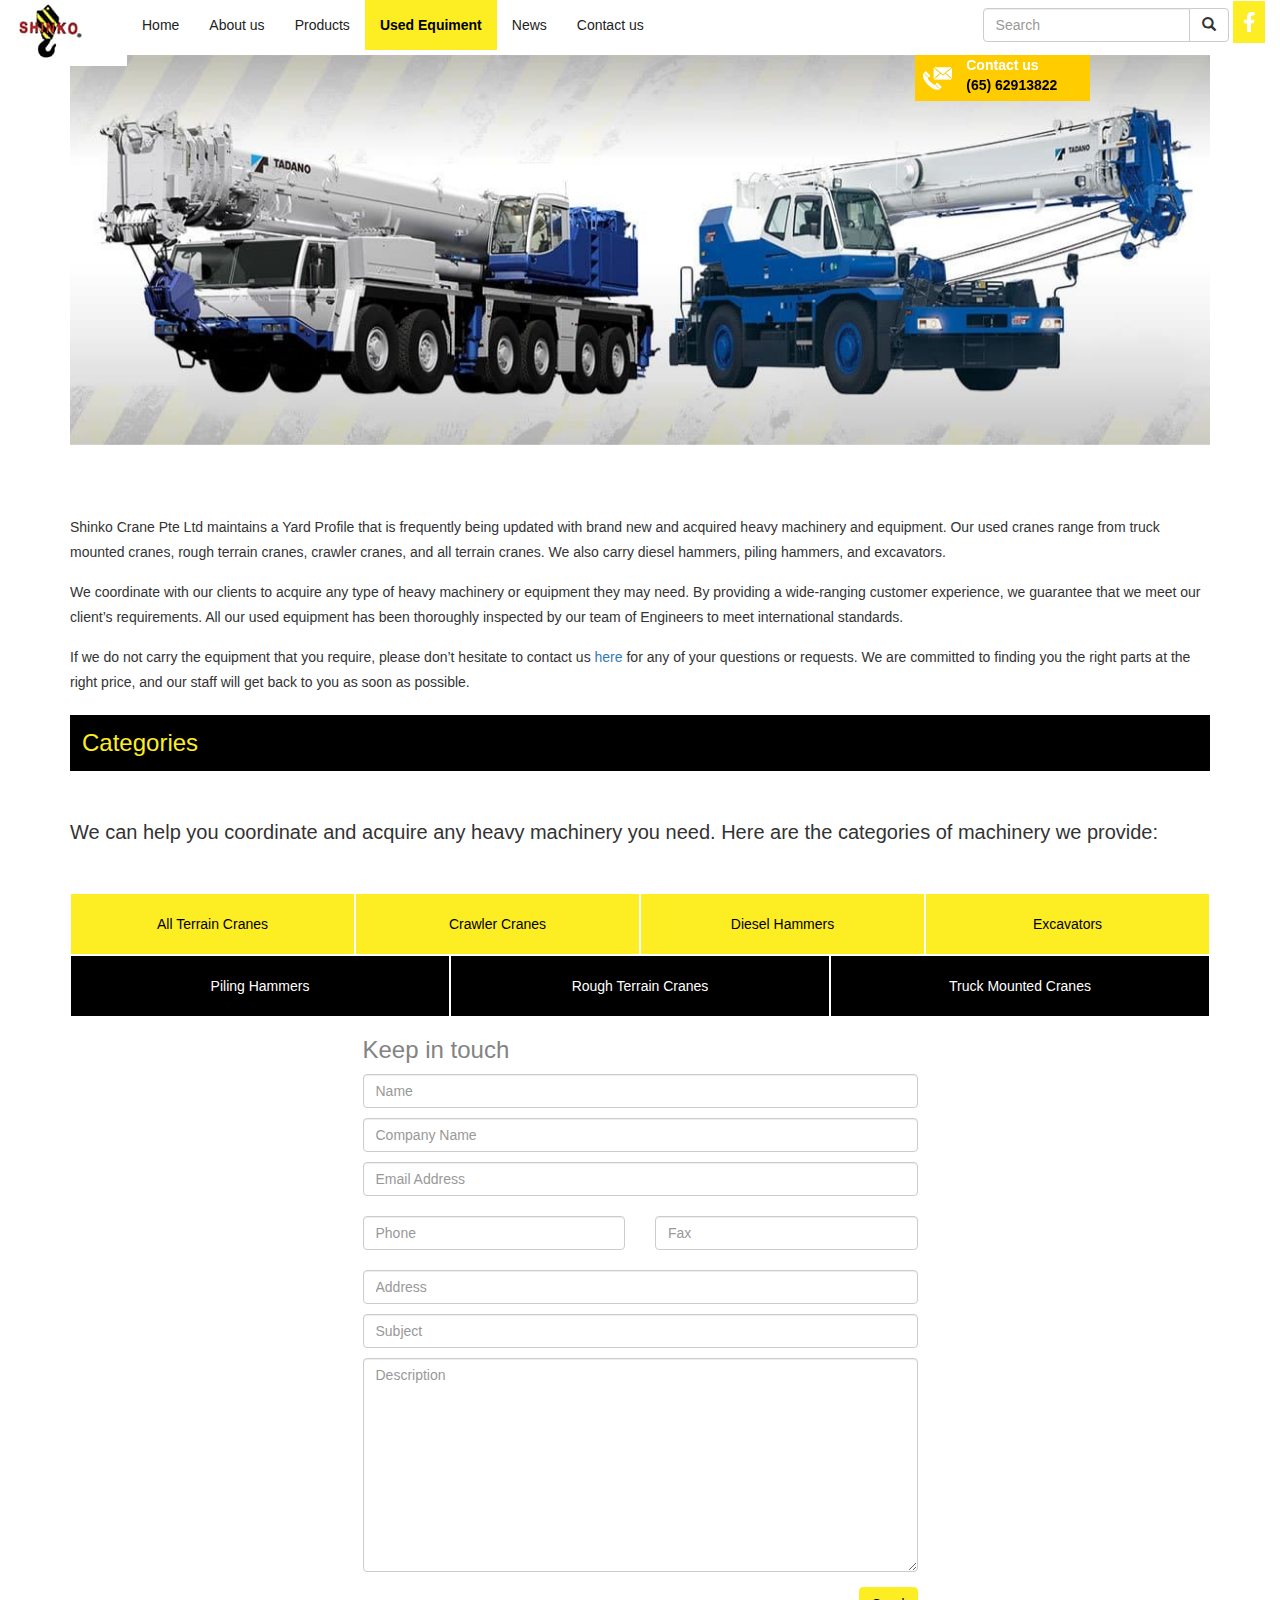
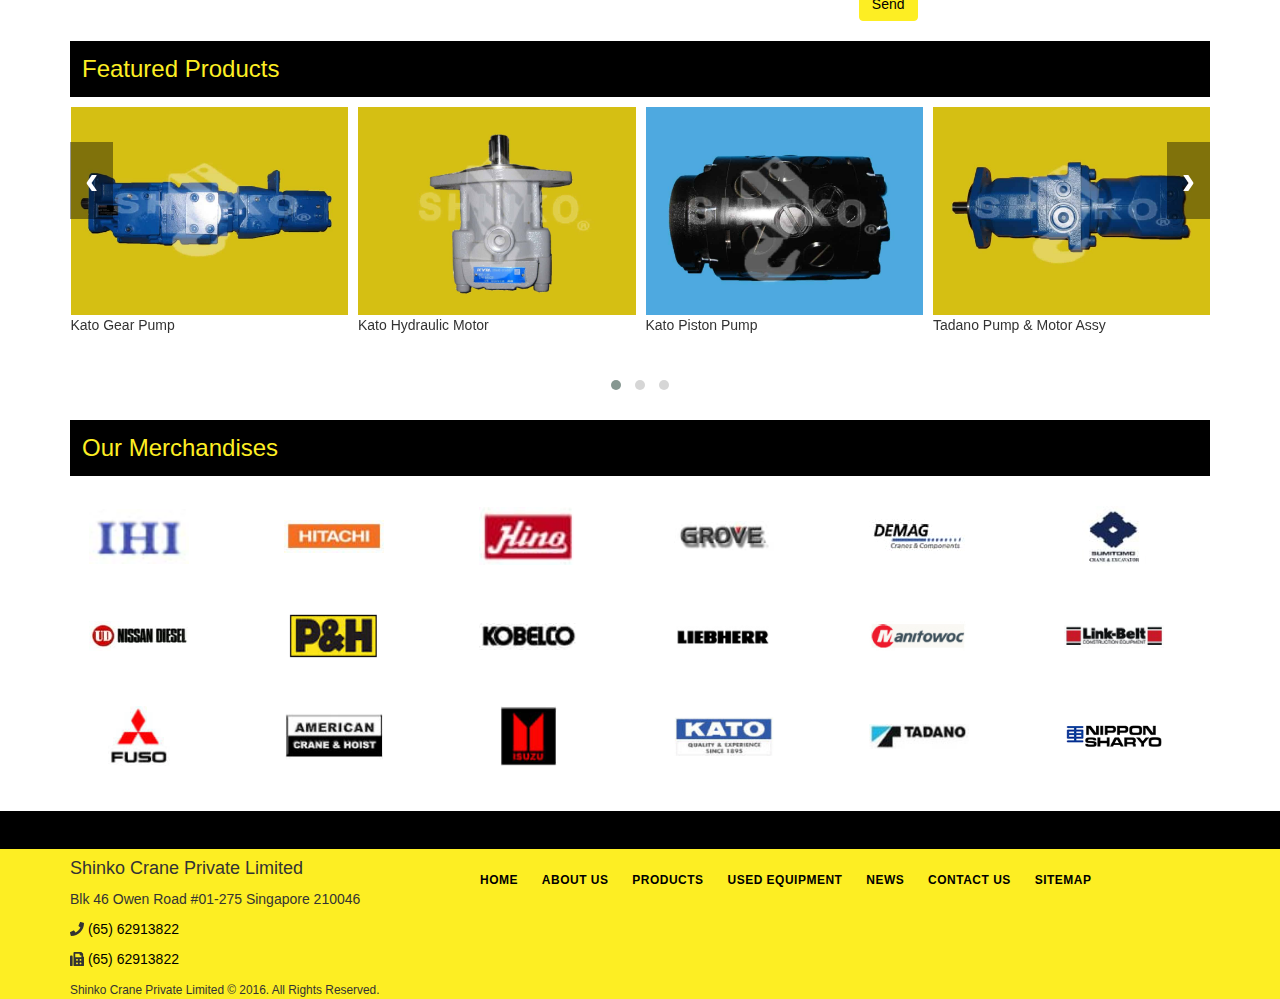
<file: used-equipment.html>
<!DOCTYPE html>
<html lang="en">
<head>
  <title>Shrinko Crane</title>
  <meta charset="utf-8">
  <meta name="viewport" content="width=device-width, initial-scale=1">
  <!-- this is custom css-->
  <link rel="stylesheet" href="assets/css/style.css">
  <!-- this is responsive css-->
  <link rel="stylesheet" href="assets/css/responsive.css">
  <!-- this is bootstrap-->
  <link rel="stylesheet" href="https://maxcdn.bootstrapcdn.com/bootstrap/3.4.1/css/bootstrap.min.css">
  <!-- this is owl carousel css-->
  <link rel="stylesheet" href="assets/plugins/OwlCarousel2-develop/dist/assets/owl.carousel.css">
  <!-- this is owl carousel theme css-->
  <link rel="stylesheet" href="assets/plugins/OwlCarousel2-develop/dist/assets/owl.theme.default.css">
  <!--this is font awesome css-->
  <link rel="stylesheet" href="assets/plugins/fontawesome-free-5.15.4-web/css/all.css">
  <!-- this is jquery-->
  <script src="https://ajax.googleapis.com/ajax/libs/jquery/3.5.1/jquery.min.js"></script>
  <!--this is bootstrap min js-->
  <script src="https://maxcdn.bootstrapcdn.com/bootstrap/3.4.1/js/bootstrap.min.js"></script>
  <!-- this is font awesome js-->
  <script src="assets/plugins/fontawesome-free-5.15.4-web/js/all.js"></script>
  <!-- this is pwl carousel js-->
  <script src="assets/plugins/OwlCarousel2-develop/dist/owl.carousel.js"></script>

</head>
<body>
<!-- this is header-->
<nav class="navbar navbar-inverse navbar-fixed-top">
  <div class="container-fluid">
    <div class="navbar-header">
      <button type="button" class="navbar-toggle" data-toggle="collapse" data-target="#myNavbar">
        <span class="icon-bar"></span>
        <span class="icon-bar"></span>
        <span class="icon-bar"></span>                        
      </button>
      <a class="navbar-brand" href="#">
          <img src="assets/images/logo.jpg" alt="" class="img-responsive">
      </a>
    </div>
    <div class="collapse navbar-collapse" id="myNavbar">
      <ul class="nav navbar-nav">
        <li class=""><a href="index.html">Home</a></li>     
        <li class=""><a href="about.html">About us</a></li>
        <li><a href="product.html">Products</a></li>
        <li class="active"><a href="used-equipment.html">Used Equiment</a></li>
        <li><a href="news.html">News</a></li>
        <li><a href="contact.html">Contact us</a></li>
      </ul>
      <form class="navbar-form navbar-right">
  <div class="input-group">
    <input type="text" class="form-control" placeholder="Search">
    <div class="input-group-btn">
      <button class="btn btn-default" type="submit">
        <i class="glyphicon glyphicon-search"></i>
      </button>
    </div>
  </div>
  <a href="#"><i class="fab fa-facebook-f"></i></a>
</form>
    </div>
  </div>
</nav>
<!-- end header-->
  <!-- this is slider-->
<div class="container site-slider">
    <div id="myCarousel" class="carousel slide" data-ride="carousel">
      <div class="carousel-inner">
  
        <div class="item active">
          <img src="assets/images/banner1.jpg" alt="" style="width:100%;" class="img-responsive"> 
        </div>
      </div>
    </div>
  </div>
  <!-- end slider-->
  <!-- this is start phone box-->
  <div class="container">
      <div class="phone-box">
          <div class="row">
              <div class="col-md-3">   
              </div>
              <div class="col-md-9">
                  <div class="phone-text">
                      <p>Contact us</p>
                      <a href="tel:+6562913822">(65) 62913822</a>
                  </div>
              </div>
          </div>
      </div>
  </div>
  <!-- phone box end-->
  <!-- this is body part-->
  <div class="container site-abt-content">
      <div class="row">

          <div class="col-md-12">
              <div class="site-abt-text">
                
               <p>Shinko Crane Pte Ltd maintains a Yard Profile that is frequently being updated with brand new and acquired heavy machinery and equipment. Our used cranes range from truck mounted cranes, rough terrain cranes, crawler cranes, and all terrain cranes. We also carry diesel hammers, piling hammers, and excavators.</p>
               <p>We coordinate with our clients to acquire any type of heavy machinery or equipment they may need. By providing a wide-ranging customer experience, we guarantee that we meet our client’s requirements. All our used equipment has been thoroughly inspected by our team of Engineers to meet international standards.</p>
               <p>If we do not carry the equipment that you require, please don’t hesitate to contact us <a href="#">here</a>  for any of your questions or requests. We are committed to finding you the right parts at the right price, and our staff will get back to you as soon as possible.</p>
                  
                </div>
                <div class="site-product-img">
                    <h3>Categories</h3>
                </div>
                <h4 class="mt-50">We can help you coordinate and acquire any heavy machinery you need. Here are the categories of machinery we provide:</h4>
              
              
              <div class="row odd-item">
                <div class="col-md-3 col-xs-12 wh-border">
                    <p><a href="#">All Terrain Cranes</a></p>
                   </div>
                   <div class="col-md-3 col-xs-12 wh-border">
                    <p><a href="#">Crawler Cranes</a></p>
                   </div>
                   <div class="col-md-3 col-xs-12 wh-border">
                    <p><a href="#">Diesel Hammers</a></p>
                   </div>
                   <div class="col-md-3 col-xs-12 wh-border">
                    <p><a href="#">Excavators</a></p>
                   </div>
              </div>
              <div class="row even-item">
                <div class="col-md-4 col-xs-12 wh-border">
                    <p><a href="#">Piling Hammers</a></p>
                   </div>
                   <div class="col-md-4 col-xs-12 wh-border">
                    <p><a href="#">Rough Terrain Cranes</a></p>
                   </div>
                   <div class="col-md-4 col-xs-12 wh-border">
                    <p><a href="#">Truck Mounted Cranes</a></p>
                   </div>
                   
              </div>
              
           <div class="clearfix"></div>
                <div class="row">
                    <div class="col-md-3"></div>
                    <div class="col-md-6">
                        <div class="equipment-header">
                            <h3>Keep in touch</h3>
                        </div>
                        <form action="" class="equipment-form">
                            <input type="text" class="form-control" placeholder="Name">
                            <input type="text" class="form-control" placeholder="Company Name">
                            <input type="email" class="form-control" placeholder="Email Address">
                            <div class="row">
                                <div class="col-md-6">
                                    <input type="text" class="form-control" placeholder="Phone">
                                </div>
                                <div class="col-md-6">
                                    <input type="text" class="form-control" placeholder="Fax">
                                </div>
                            </div>
                            <input type="text" class="form-control" placeholder="Address">
                            <input type="text" class="form-control" placeholder="Subject">
                            <textarea name="" id="" cols="30" rows="10" class="form-control" placeholder="Description"></textarea>
                            <div class="send-btn">
                                <button class="btn btn-primary btn-equipment" value="Send">Send</button>
                            </div>
                            
                        </form>
                    </div>
                    
                </div>              
                <div class="site-product-img">
                  <h3>Featured Products</h3>
                  <div class="owl-carousel owl-theme">
                    <div><a href="#"><img src="assets/images/featured-products/Kato-Gear-Pump.jpg" alt="" class="img-responsive"></a> <p>Kato Gear Pump</p></div>
                    <div><a href="#"><img src="assets/images/featured-products/Kato-Hydraulic-Motor.jpg" alt="" class="img-responsive"></a> <p>Kato Hydraulic Motor</p></div>
                    <div><a href="#"><img src="assets/images/featured-products/Kato-Piston-Pump.jpg" alt="" class="img-responsive"></a> <p>Kato Piston Pump</p></div>
                    <div><a href="#"><img src="assets/images/featured-products/Tadano-Pump-and-Motor-Assy.jpg" alt="" class="img-responsive"></a> <p>Tadano Pump &amp; Motor Assy</p></div>
                    <div><a href="#"><img src="assets/images/featured-products/Kato-Outrigger-Control-Valve.jpg" alt="" class="img-responsive"></a> <p>Kato Outrigger Control Value</p></div>
                    <div><a href="#"><img src="assets/images/featured-products/Tadano-Gear-Pump.jpg" alt="" class="img-responsive"></a> <p>Tadano Gear Pump</p></div>
                    <div><a href="#"><img src="assets/images/featured-products/Tadano-Swing-Motor.jpg" alt="" class="img-responsive"></a> <p>Tadano Swing Motor</p></div>
                    <div><a href="#"><img src="assets/images/featured-products/Grove-Outrigger-Control-Valve.jpg" alt="" class="img-responsive"></a> <p>Groove Outrigger Control Valve</p></div>
                    <div><a href="#"><img src="assets/images/featured-products/P-and-H-Outrigger-Control-Valve.jpg" alt="" class="img-responsive"></a> <p>P&H Outrigger Control Valve</p></div>
                    <div><a href="#"><img src="assets/images/featured-products/Accumulator-1.jpg" alt="" class="img-responsive"></a> <p>Accumulator</p></div>
                  </div>
              </div>
              <div class="site-partner-logo">
                <h3>Our Merchandises</h3>
                <div class="row">
                  <div class="col-md-2 col-xs-6">
                    <img src="assets/images/merchendises/merch01.jpg" alt="" class="img-responsive">
                  </div>
                  <div class="col-md-2 col-xs-6">
                    <img src="assets/images/merchendises/merch02.jpg" alt="" class="img-responsive">
                  </div>
                  <div class="col-md-2 col-xs-6">
                    <img src="assets/images/merchendises/merch03.jpg" alt="" class="img-responsive">
                  </div>
                  <div class="col-md-2 col-xs-6">
                    <img src="assets/images/merchendises/merch04.jpg" alt="" class="img-responsive">
                  </div>
                  <div class="col-md-2 col-xs-6">
                    <img src="assets/images/merchendises/merch05.jpg" alt="" class="img-responsive">
                  </div>
                  <div class="col-md-2 col-xs-6">
                    <img src="assets/images/merchendises/merch06.jpg" alt="" class="img-responsive">
                  </div>
                  </div>
                  <div class="row">
                  <div class="col-md-2 col-xs-6">
                    <img src="assets/images/merchendises/merch07.jpg" alt="" class="img-responsive">
                  </div>
                  <div class="col-md-2 col-xs-6">
                    <img src="assets/images/merchendises/merch08.png" alt="" class="img-responsive">
                  </div>
                  <div class="col-md-2 col-xs-6">
                    <img src="assets/images/merchendises/merch09.jpg" alt="" class="img-responsive">
                  </div>
                  <div class="col-md-2 col-xs-6">
                    <img src="assets/images/merchendises/merch10.png" alt="" class="img-responsive">
                  </div>
                  <div class="col-md-2 col-xs-6">
                    <img src="assets/images/merchendises/merch11.png" alt="" class="img-responsive">
                  </div>
                  <div class="col-md-2 col-xs-6">
                    <img src="assets/images/merchendises/merch12.png" alt="" class="img-responsive">
                  </div>
                </div>
                <div class="row">
                  <div class="col-md-2 col-xs-6">
                    <img src="assets/images/merchendises/merch13.png" alt="" class="img-responsive">
                  </div>
                  <div class="col-md-2 col-xs-6">
                    <img src="assets/images/merchendises/merch14.jpg" alt="" class="img-responsive">
                  </div>
                  <div class="col-md-2 col-xs-6">
                    <img src="assets/images/merchendises/merch15.png" alt="" class="img-responsive">
                  </div>
                  <div class="col-md-2 col-xs-6">
                    <img src="assets/images/merchendises/merch16.png" alt="" class="img-responsive">
                  </div>
                  <div class="col-md-2 col-xs-6">
                    <img src="assets/images/merchendises/merch17.png" alt="" class="img-responsive">
                  </div>
                  <div class="col-md-2 col-xs-6">
                    <img src="assets/images/merchendises/merch18.png" alt="" class="img-responsive">
                  </div>
                </div>
              </div>
          </div>
      </div>
  </div>
<!-- this is footer-->
<div class="footer-border"></div>
  <footer class="site-footer">

    <div class="container">
      <div class="row">
        <div class="col-md-4">
          <h4>Shinko Crane Private Limited</h4>
          <p>Blk 46 Owen Road #01-275
            Singapore 210046</p>
            <p><i class="fa fa-phone"></i> <a href="tel:+6562913822"> (65) 62913822</a></p>
            <p><i class="fa fa-fax"></i><a href="#"> (65) 62913822</a></p>
            <small>Shinko Crane Private Limited © 2016. All Rights Reserved.</small>
        </div>
        <div class="col-md-8 hidden-xs">
          <div class="footer-menu">
            <ul>
              <li><a href="index.html">Home</a></li>
              <li><a href="about.html">About us</a></li>
              <li><a href="product.html">Products</a></li>
              <li><a href="used-equipment.html">Used Equipment</a></li>
              <li><a href="news.html">News</a></li>
              <li><a href="contact.html">Contact us</a></li>
              <li><a href="#">Sitemap</a></li>

            </ul>
          </div>
        </div>
      </div>
    </div>
  
  </footer>
  <script>
      $(document).ready(function(){
  $('.owl-carousel').owlCarousel();
});
$('.owl-carousel').owlCarousel({
    items:4,
    loop:true,
    margin:10,
    autoplay:true,
    autoplayTimeout:3000,
    autoplayHoverPause:true,
    nav:true,
    responsive:{
        0:{
            items:1
        },
        600:{
            items:3
        },
        1000:{
            items:4
        }
    }
})
  </script>
</body>
</html>
</file>
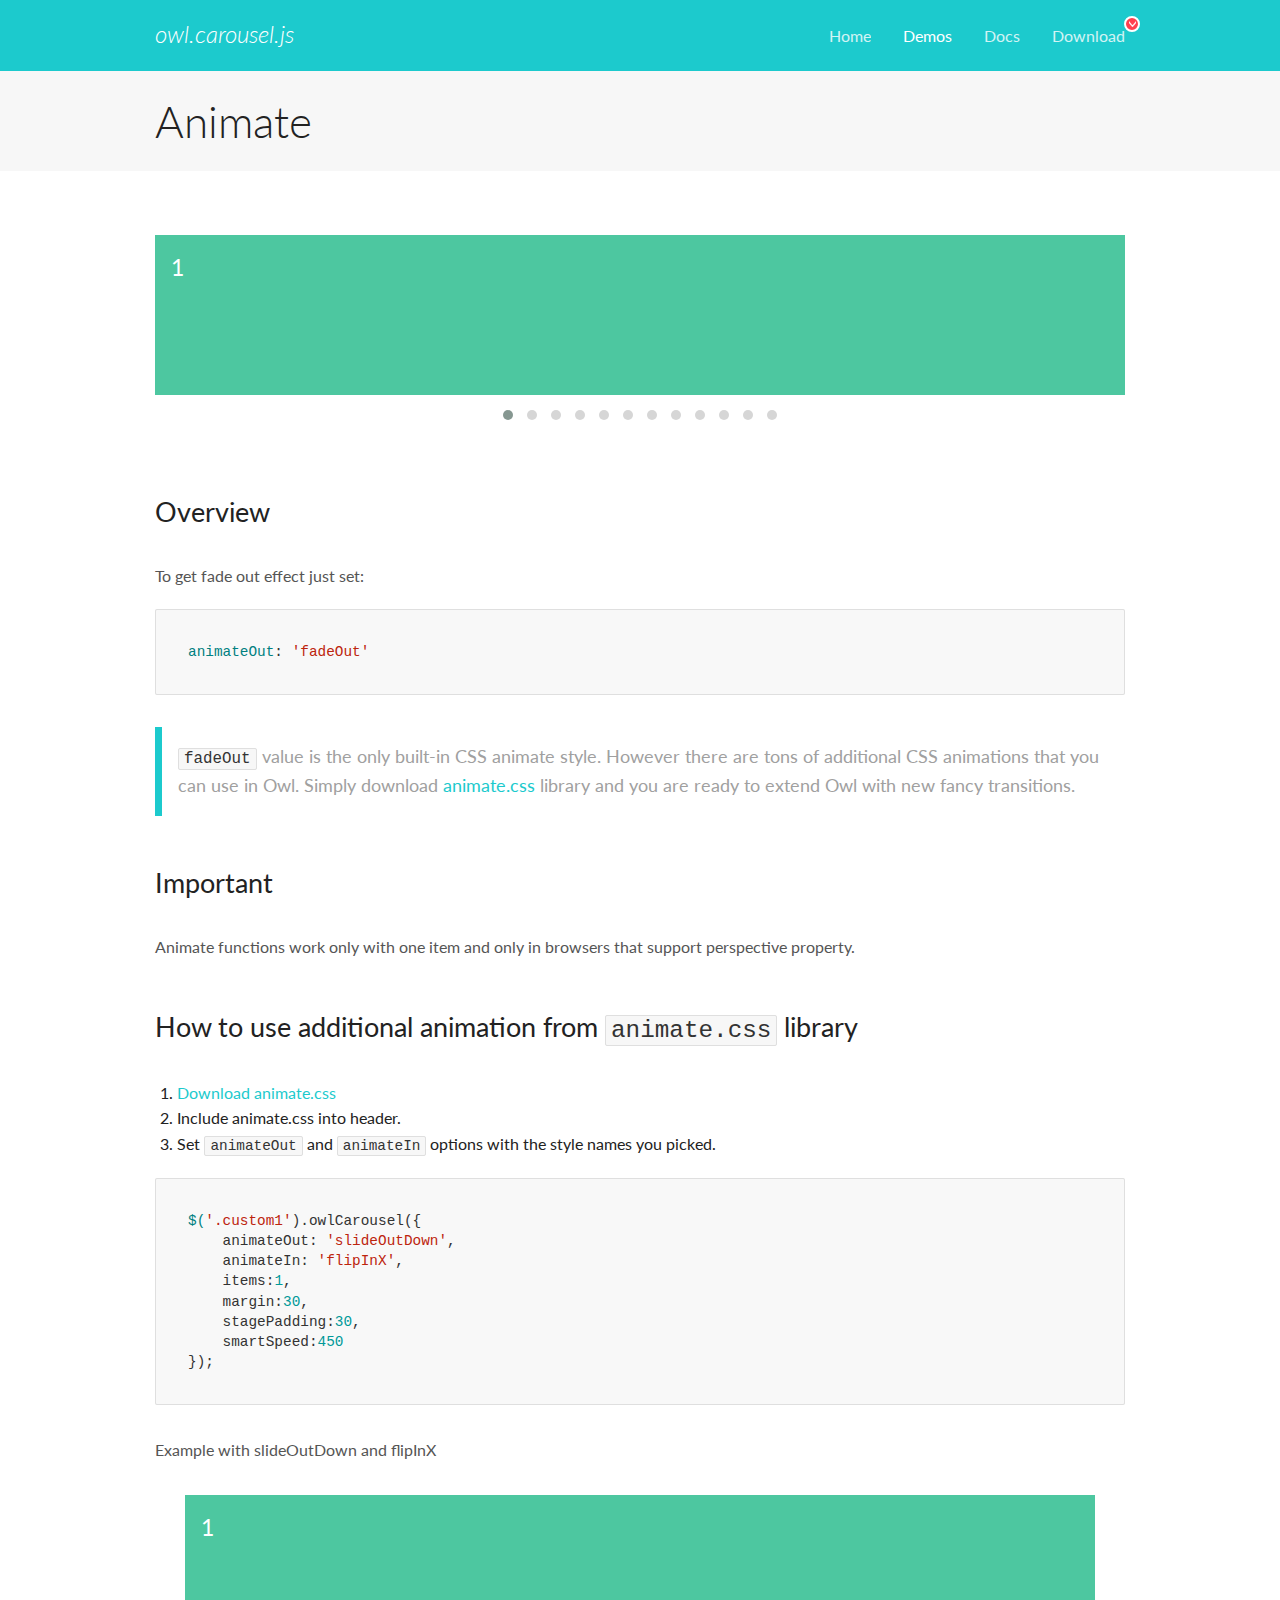
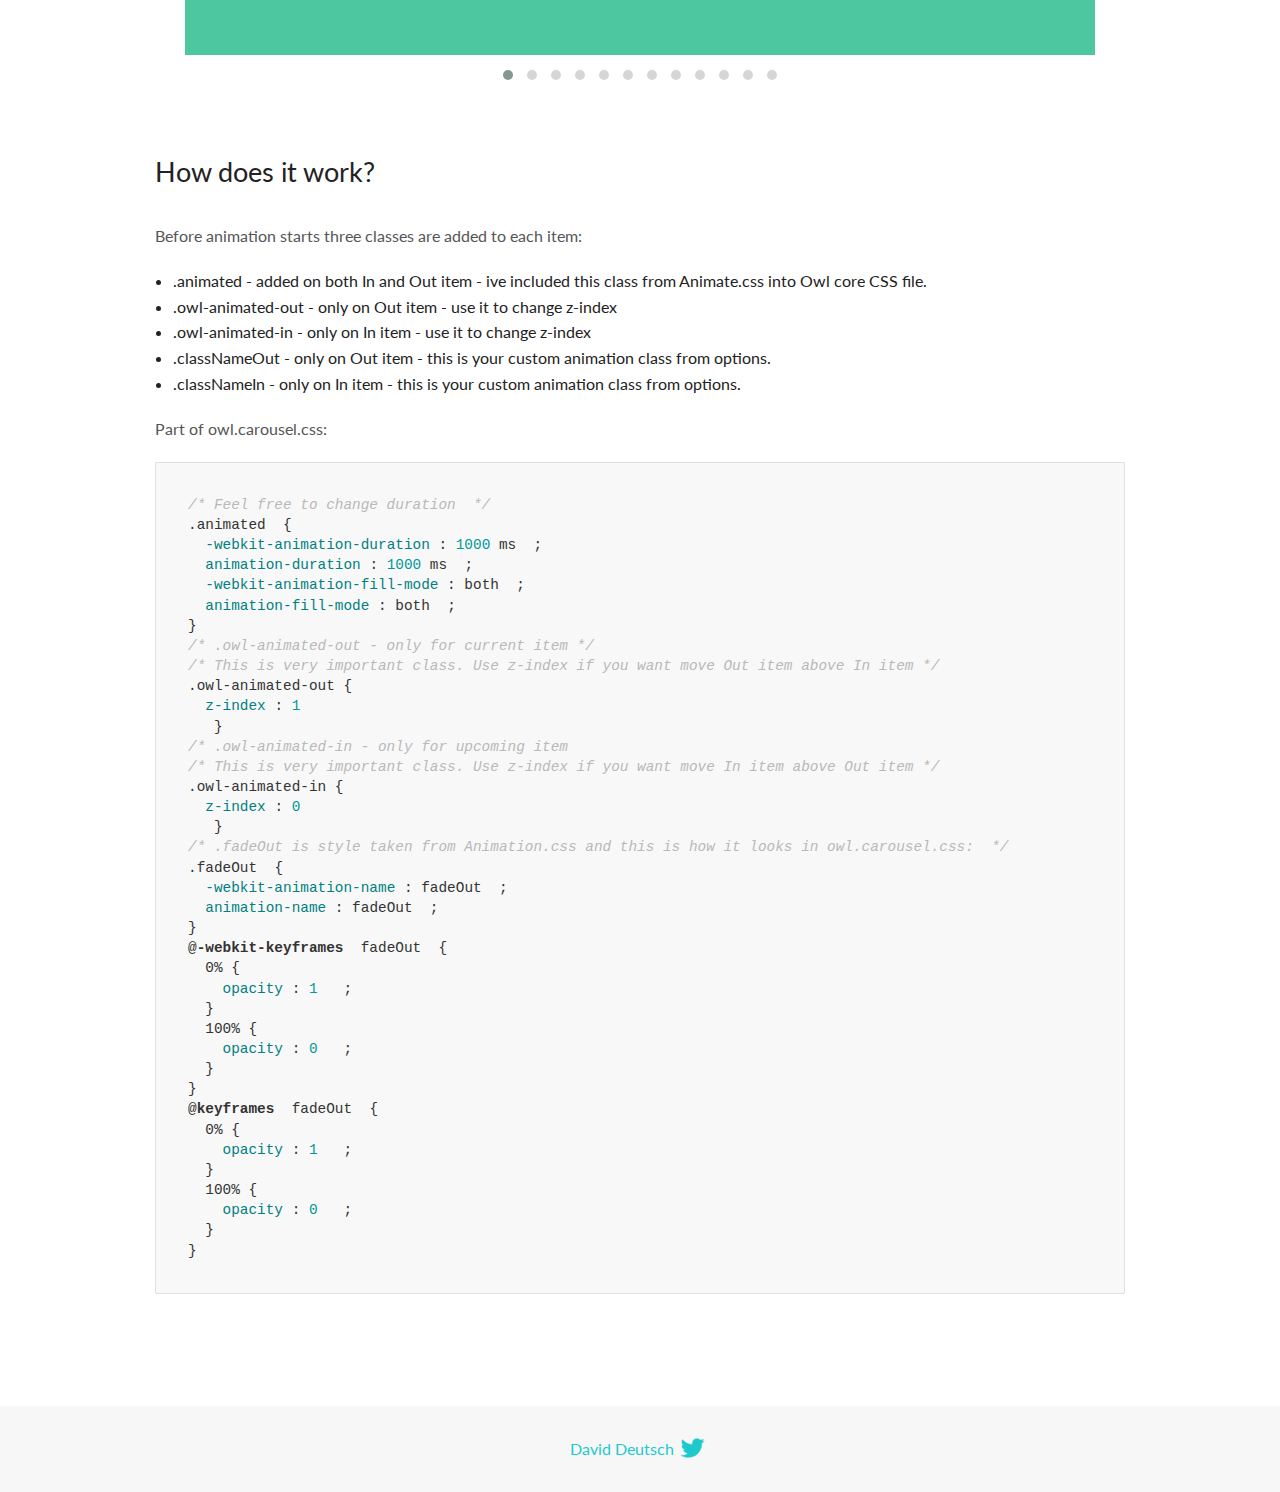
<file: assets/plugins/OwlCarousel2-develop/docs/demos/animate.html>
<!DOCTYPE html>
<html lang="en">
  <head>

    <!-- head -->
    <meta charset="utf-8">
    <meta name="msapplication-tap-highlight" content="no" />
    <meta name="viewport" content="width=device-width, initial-scale=1.0" />
    <meta name="description" content="Animate carousel">
    <meta name="author" content="David Deutsch">
    <title>
      Animate Demo | Owl Carousel | 2.3.4
    </title>

    <!-- Stylesheets -->
    <link href='https://fonts.googleapis.com/css?family=Lato:300,400,700,400italic,300italic' rel='stylesheet' type='text/css'>
    <link rel="stylesheet" href="../assets/css/docs.theme.min.css">

    <!-- Owl Stylesheets -->
    <link rel="stylesheet" href="../assets/owlcarousel/assets/owl.carousel.min.css">
    <link rel="stylesheet" href="../assets/owlcarousel/assets/owl.theme.default.min.css">

    <!-- HTML5 shim and Respond.js IE8 support of HTML5 elements and media queries -->

    <!--[if lt IE 9]>
      <script src="https://oss.maxcdn.com/libs/html5shiv/3.7.0/html5shiv.js"></script>
      <script src="https://oss.maxcdn.com/libs/respond.js/1.3.0/respond.min.js"></script>
    <![endif]-->

    <!-- Favicons -->
    <link rel="apple-touch-icon-precomposed" sizes="144x144" href="../assets/ico/apple-touch-icon-144-precomposed.png">
    <link rel="shortcut icon" href="../assets/ico/favicon.png">
    <link rel="shortcut icon" href="favicon.ico">

    <!-- Yeah i know js should not be in header. Its required for demos.-->

    <!-- javascript -->
    <script src="../assets/vendors/jquery.min.js"></script>
    <script src="../assets/owlcarousel/owl.carousel.js"></script>
  </head>
  <body>

    <!-- header -->
    <header class="header">
      <div class="row">
        <div class="large-12 columns">
          <div class="brand left">
            <h3>
              <a href="/OwlCarousel2/">owl.carousel.js</a> 
            </h3>
          </div>
          <a id="toggle-nav" class="right">
            <span></span> <span></span> <span></span> 
          </a> 
          <div class="nav-bar">
            <ul class="clearfix">
              <li> <a href="/OwlCarousel2/index.html">Home</a>  </li>
              <li class="active">
                <a href="/OwlCarousel2/demos/demos.html">Demos</a> 
              </li>
              <li> <a href="/OwlCarousel2/docs/started-welcome.html">Docs</a>  </li>
              <li>
                <a href="https://github.com/OwlCarousel2/OwlCarousel2/archive/2.3.4.zip">Download</a> 
                <span class="download"></span> 
              </li>
            </ul>
          </div>
        </div>
      </div>
    </header>

    <!-- title -->
    <section class="title">
      <div class="row">
        <div class="large-12 columns">
          <h1>Animate</h1>
        </div>
      </div>
    </section>

    <!--  Demos -->
    <section id="demos">
      <div class="row">
        <div class="large-12 columns">
          <div class="fadeOut owl-carousel owl-theme">
            <div class="item">
              <h4>1</h4>
            </div>
            <div class="item">
              <h4>2</h4>
            </div>
            <div class="item">
              <h4>3</h4>
            </div>
            <div class="item">
              <h4>4</h4>
            </div>
            <div class="item">
              <h4>5</h4>
            </div>
            <div class="item">
              <h4>6</h4>
            </div>
            <div class="item">
              <h4>7</h4>
            </div>
            <div class="item">
              <h4>8</h4>
            </div>
            <div class="item">
              <h4>9</h4>
            </div>
            <div class="item">
              <h4>10</h4>
            </div>
            <div class="item">
              <h4>11</h4>
            </div>
            <div class="item">
              <h4>12</h4>
            </div>
          </div>
          <h3 id="overview">Overview</h3>
          <p>To get fade out effect just set:</p>
          <pre><code>animateOut: &#39;fadeOut&#39;</code></pre>
          <blockquote>
            <p><code>fadeOut</code> value is the only built-in CSS animate style. However there are tons of additional CSS animations that you can use in Owl. Simply download
              <a href="https://daneden.github.io/animate.css/">animate.css</a>  library and you are ready to extend Owl with new fancy transitions.</p>
          </blockquote>
          <h3 id="important">Important</h3>
          <p>Animate functions work only with one item and only in browsers that support perspective property.</p>
          <h3 id="how-to-use-additional-animation-from-animate-css-library">How to use additional animation from <code>animate.css</code> library</h3>
          <ol>
            <li> <a href="https://daneden.github.io/animate.css/">Download animate.css</a>  </li>
            <li>Include animate.css into header.</li>
            <li>Set <code>animateOut</code> and <code>animateIn</code> options with the style names you picked.</li>
          </ol>
          <pre><code>$(&#39;.custom1&#39;).owlCarousel({
    animateOut: &#39;slideOutDown&#39;,
    animateIn: &#39;flipInX&#39;,
    items:1,
    margin:30,
    stagePadding:30,
    smartSpeed:450
});</code></pre>
          <p>Example with slideOutDown and flipInX</p>
          <div class="custom1 owl-carousel owl-theme">
            <div class="item">
              <h4>1</h4>
            </div>
            <div class="item">
              <h4>2</h4>
            </div>
            <div class="item">
              <h4>3</h4>
            </div>
            <div class="item">
              <h4>4</h4>
            </div>
            <div class="item">
              <h4>5</h4>
            </div>
            <div class="item">
              <h4>6</h4>
            </div>
            <div class="item">
              <h4>7</h4>
            </div>
            <div class="item">
              <h4>8</h4>
            </div>
            <div class="item">
              <h4>9</h4>
            </div>
            <div class="item">
              <h4>10</h4>
            </div>
            <div class="item">
              <h4>11</h4>
            </div>
            <div class="item">
              <h4>12</h4>
            </div>
          </div>
          <h3 id="how-does-it-work-">How does it work?</h3>
          <p>Before animation starts three classes are added to each item:</p>
          <ul>
            <li>.animated - added on both In and Out item - ive included this class from Animate.css into Owl core CSS file.</li>
            <li>.owl-animated-out - only on Out item - use it to change z-index</li>
            <li>.owl-animated-in - only on In item - use it to change z-index</li>
            <li>.classNameOut - only on Out item - this is your custom animation class from options.</li>
            <li>.classNameIn - only on In item - this is your custom animation class from options.</li>
          </ul>
          <p>Part of owl.carousel.css:</p>
          <pre><code class="language-css"><span class="comment">/* Feel free to change duration  */</span> 
<span class="class">.animated</span>  <span class="rules">{
  <span class="rule"><span class="attribute">-webkit-animation-duration</span> :<span class="value"> <span class="number">1000</span> ms</span> </span> ;
  <span class="rule"><span class="attribute">animation-duration</span> :<span class="value"> <span class="number">1000</span> ms</span> </span> ;
  <span class="rule"><span class="attribute">-webkit-animation-fill-mode</span> :<span class="value"> both</span> </span> ;
  <span class="rule"><span class="attribute">animation-fill-mode</span> :<span class="value"> both</span> </span> ;
<span class="rule">}</span> </span> 
<span class="comment">/* .owl-animated-out - only for current item */</span> 
<span class="comment">/* This is very important class. Use z-index if you want move Out item above In item */</span> 
<span class="class">.owl-animated-out</span> <span class="rules">{
  <span class="rule"><span class="attribute">z-index</span> :<span class="value"> <span class="number">1</span> 
</span> </span> </span> }
<span class="comment">/* .owl-animated-in - only for upcoming item
/* This is very important class. Use z-index if you want move In item above Out item */</span> 
<span class="class">.owl-animated-in</span> <span class="rules">{
  <span class="rule"><span class="attribute">z-index</span> :<span class="value"> <span class="number">0</span> 
</span> </span> </span> }
<span class="comment">/* .fadeOut is style taken from Animation.css and this is how it looks in owl.carousel.css:  */</span> 
<span class="class">.fadeOut</span>  <span class="rules">{
  <span class="rule"><span class="attribute">-webkit-animation-name</span> :<span class="value"> fadeOut</span> </span> ;
  <span class="rule"><span class="attribute">animation-name</span> :<span class="value"> fadeOut</span> </span> ;
<span class="rule">}</span> </span> 
<span class="at_rule">@<span class="keyword">-webkit-keyframes</span>  fadeOut </span> {
  0% <span class="rules">{
    <span class="rule"><span class="attribute">opacity</span> :<span class="value"> <span class="number">1</span> </span> </span> ;
  <span class="rule">}</span> </span> 
  100% <span class="rules">{
    <span class="rule"><span class="attribute">opacity</span> :<span class="value"> <span class="number">0</span> </span> </span> ;
  <span class="rule">}</span> </span> 
}
<span class="at_rule">@<span class="keyword">keyframes</span>  fadeOut </span> {
  0% <span class="rules">{
    <span class="rule"><span class="attribute">opacity</span> :<span class="value"> <span class="number">1</span> </span> </span> ;
  <span class="rule">}</span> </span> 
  100% <span class="rules">{
    <span class="rule"><span class="attribute">opacity</span> :<span class="value"> <span class="number">0</span> </span> </span> ;
  <span class="rule">}</span> </span> 
}</code></pre>
          <link rel="stylesheet" href="../assets/css/animate.css">
          <script>
            jQuery(document).ready(function($) {
              $('.fadeOut').owlCarousel({
                items: 1,
                animateOut: 'fadeOut',
                loop: true,
                margin: 10,
              });
              $('.custom1').owlCarousel({
                animateOut: 'slideOutDown',
                animateIn: 'flipInX',
                items: 1,
                margin: 30,
                stagePadding: 30,
                smartSpeed: 450
              });
            });
          </script>
        </div>
      </div>
    </section>

    <!-- footer -->
    <footer class="footer">
      <div class="row">
        <div class="large-12 columns">
          <h5>
            <a href="/OwlCarousel2/docs/support-contact.html">David Deutsch</a> 
            <a id="custom-tweet-button" href="https://twitter.com/share?url=https://github.com/OwlCarousel2/OwlCarousel2&text=Owl Carousel - This is so awesome! " target="_blank"></a> 
          </h5>
        </div>
      </div>
    </footer>

    <!-- vendors -->
    <script src="../assets/vendors/highlight.js"></script>
    <script src="../assets/js/app.js"></script>
  </body>
</html>
</file>
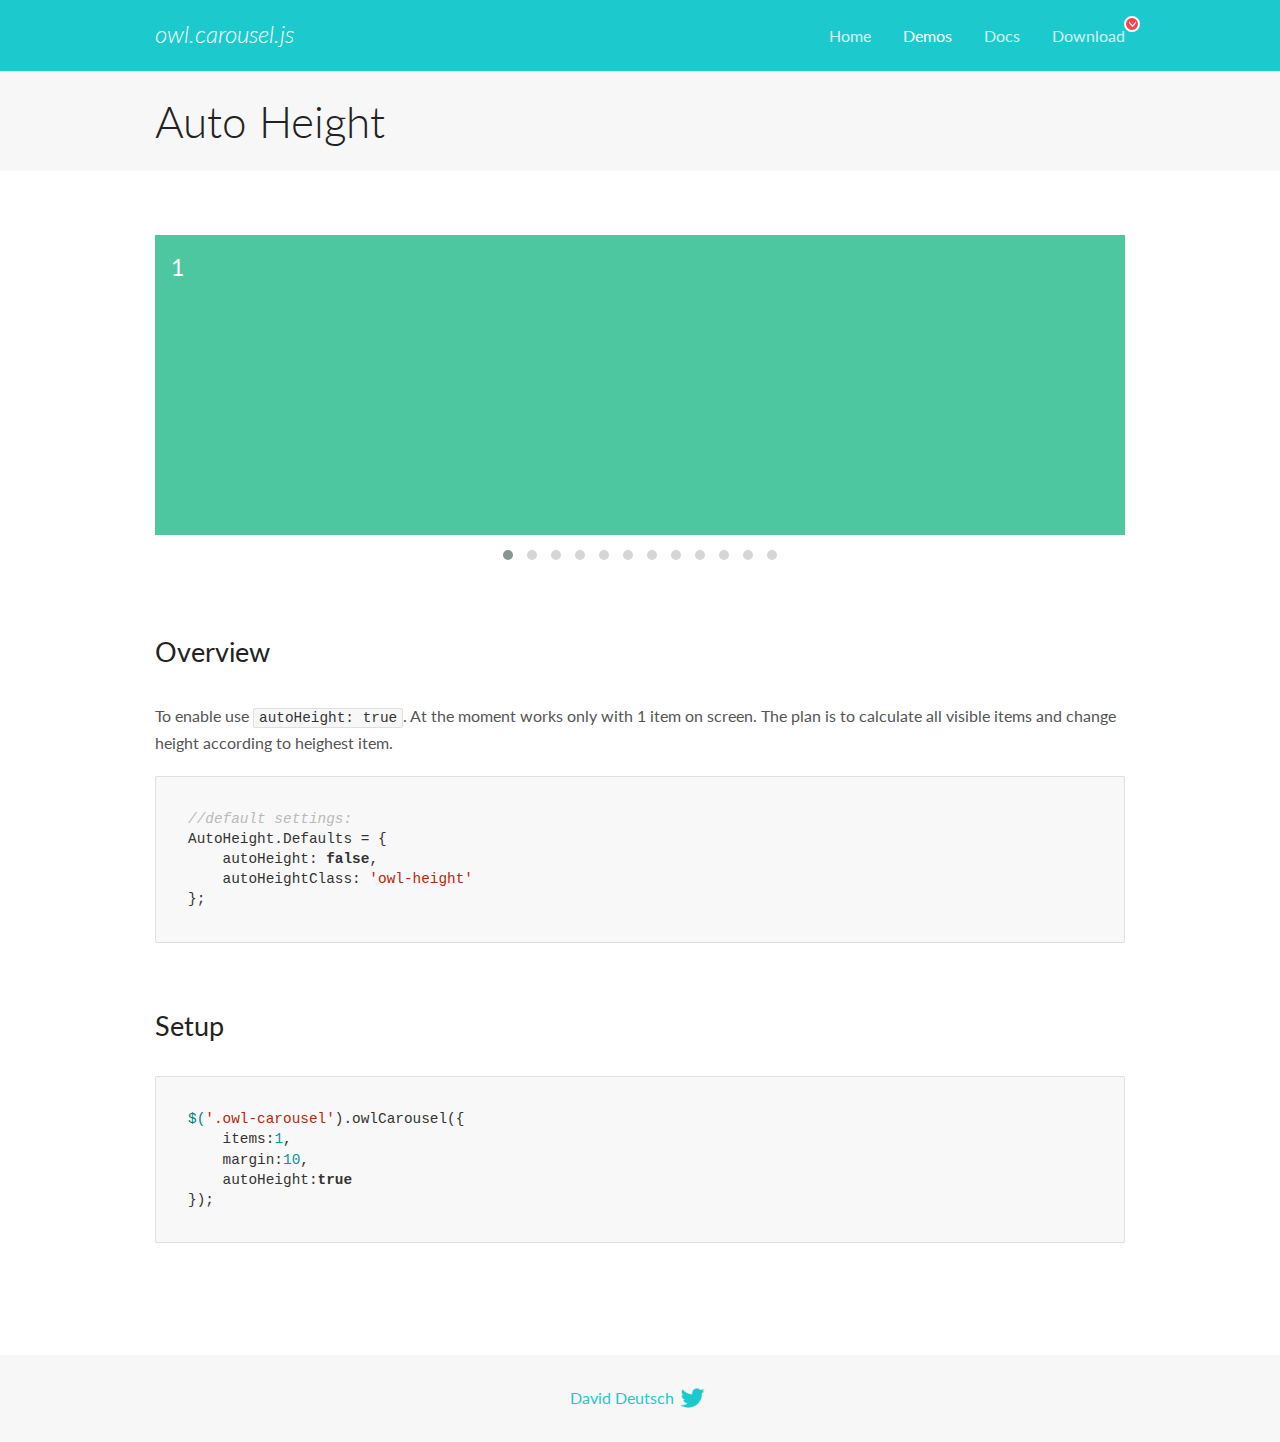
<file: assets/plugins/OwlCarousel2-develop/docs/demos/autoheight.html>
<!DOCTYPE html>
<html lang="en">
  <head>

    <!-- head -->
    <meta charset="utf-8">
    <meta name="msapplication-tap-highlight" content="no" />
    <meta name="viewport" content="width=device-width, initial-scale=1.0" />
    <meta name="description" content="autoHeight usage demo">
    <meta name="author" content="David Deutsch">
    <title>
      Auto Height Demo | Owl Carousel | 2.3.4
    </title>

    <!-- Stylesheets -->
    <link href='https://fonts.googleapis.com/css?family=Lato:300,400,700,400italic,300italic' rel='stylesheet' type='text/css'>
    <link rel="stylesheet" href="../assets/css/docs.theme.min.css">

    <!-- Owl Stylesheets -->
    <link rel="stylesheet" href="../assets/owlcarousel/assets/owl.carousel.min.css">
    <link rel="stylesheet" href="../assets/owlcarousel/assets/owl.theme.default.min.css">

    <!-- HTML5 shim and Respond.js IE8 support of HTML5 elements and media queries -->

    <!--[if lt IE 9]>
      <script src="https://oss.maxcdn.com/libs/html5shiv/3.7.0/html5shiv.js"></script>
      <script src="https://oss.maxcdn.com/libs/respond.js/1.3.0/respond.min.js"></script>
    <![endif]-->

    <!-- Favicons -->
    <link rel="apple-touch-icon-precomposed" sizes="144x144" href="../assets/ico/apple-touch-icon-144-precomposed.png">
    <link rel="shortcut icon" href="../assets/ico/favicon.png">
    <link rel="shortcut icon" href="favicon.ico">

    <!-- Yeah i know js should not be in header. Its required for demos.-->

    <!-- javascript -->
    <script src="../assets/vendors/jquery.min.js"></script>
    <script src="../assets/owlcarousel/owl.carousel.js"></script>
  </head>
  <body>

    <!-- header -->
    <header class="header">
      <div class="row">
        <div class="large-12 columns">
          <div class="brand left">
            <h3>
              <a href="/OwlCarousel2/">owl.carousel.js</a> 
            </h3>
          </div>
          <a id="toggle-nav" class="right">
            <span></span> <span></span> <span></span> 
          </a> 
          <div class="nav-bar">
            <ul class="clearfix">
              <li> <a href="/OwlCarousel2/index.html">Home</a>  </li>
              <li class="active">
                <a href="/OwlCarousel2/demos/demos.html">Demos</a> 
              </li>
              <li> <a href="/OwlCarousel2/docs/started-welcome.html">Docs</a>  </li>
              <li>
                <a href="https://github.com/OwlCarousel2/OwlCarousel2/archive/2.3.4.zip">Download</a> 
                <span class="download"></span> 
              </li>
            </ul>
          </div>
        </div>
      </div>
    </header>

    <!-- title -->
    <section class="title">
      <div class="row">
        <div class="large-12 columns">
          <h1>Auto Height</h1>
        </div>
      </div>
    </section>

    <!--  Demos -->
    <section id="demos">
      <div class="row">
        <div class="large-12 columns">
          <div class="owl-carousel owl-theme">
            <div class="item" style="height:300px">
              <h4>1</h4>
            </div>
            <div class="item" style="height:100px">
              <h4>2</h4>
            </div>
            <div class="item" style="height:500px">
              <h4>3</h4>
            </div>
            <div class="item" style="height:250px">
              <h4>4</h4>
            </div>
            <div class="item" style="height:400px">
              <h4>5</h4>
            </div>
            <div class="item" style="height:500px">
              <h4>6</h4>
            </div>
            <div class="item" style="height:600px">
              <h4>7</h4>
            </div>
            <div class="item" style="height:400px">
              <h4>8</h4>
            </div>
            <div class="item" style="height:300px">
              <h4>9</h4>
            </div>
            <div class="item" style="height:350px">
              <h4>10</h4>
            </div>
            <div class="item" style="height:200px">
              <h4>11</h4>
            </div>
            <div class="item" style="height:150px">
              <h4>12</h4>
            </div>
          </div>
          <h3 id="overview">Overview</h3>
          <p>To enable use <code>autoHeight: true</code>. At the moment works only with 1 item on screen. The plan is to calculate all visible items and change height according to heighest item.</p>
          <pre><code>//default settings:
AutoHeight.Defaults = {
    autoHeight: false,
    autoHeightClass: &#39;owl-height&#39;
};</code></pre>
          <h3 id="setup">Setup</h3>
          <pre><code>$(&#39;.owl-carousel&#39;).owlCarousel({
    items:1,
    margin:10,
    autoHeight:true
});</code></pre>
          <script>
            $(document).ready(function() {
              $('.owl-carousel').owlCarousel({
                items: 1,
                margin: 10,
                autoHeight: true
              });
            })
          </script>
        </div>
      </div>
    </section>

    <!-- footer -->
    <footer class="footer">
      <div class="row">
        <div class="large-12 columns">
          <h5>
            <a href="/OwlCarousel2/docs/support-contact.html">David Deutsch</a> 
            <a id="custom-tweet-button" href="https://twitter.com/share?url=https://github.com/OwlCarousel2/OwlCarousel2&text=Owl Carousel - This is so awesome! " target="_blank"></a> 
          </h5>
        </div>
      </div>
    </footer>

    <!-- vendors -->
    <script src="../assets/vendors/highlight.js"></script>
    <script src="../assets/js/app.js"></script>
  </body>
</html>
</file>
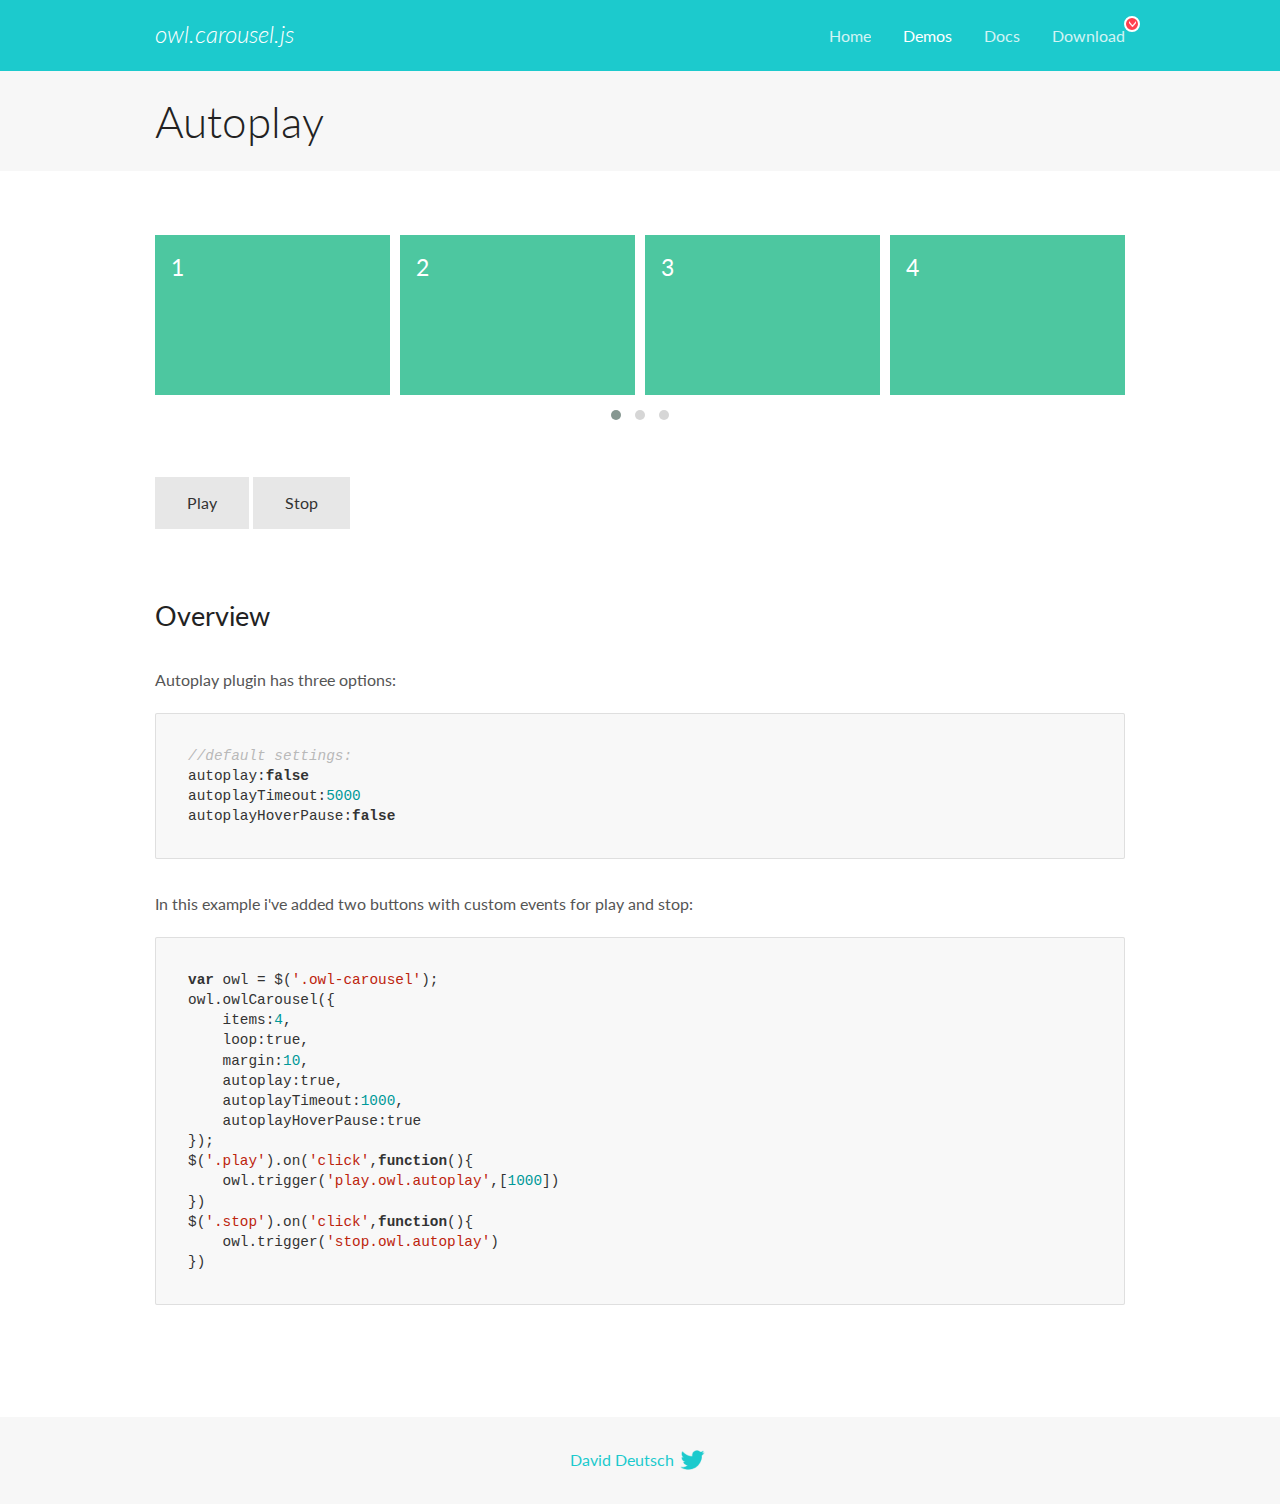
<file: assets/plugins/OwlCarousel2-develop/docs/demos/autoplay.html>
<!DOCTYPE html>
<html lang="en">
  <head>

    <!-- head -->
    <meta charset="utf-8">
    <meta name="msapplication-tap-highlight" content="no" />
    <meta name="viewport" content="width=device-width, initial-scale=1.0" />
    <meta name="description" content="Autoplay usage demo">
    <meta name="author" content="David Deutsch">
    <title>
      Autoplay Demo | Owl Carousel | 2.3.4
    </title>

    <!-- Stylesheets -->
    <link href='https://fonts.googleapis.com/css?family=Lato:300,400,700,400italic,300italic' rel='stylesheet' type='text/css'>
    <link rel="stylesheet" href="../assets/css/docs.theme.min.css">

    <!-- Owl Stylesheets -->
    <link rel="stylesheet" href="../assets/owlcarousel/assets/owl.carousel.min.css">
    <link rel="stylesheet" href="../assets/owlcarousel/assets/owl.theme.default.min.css">

    <!-- HTML5 shim and Respond.js IE8 support of HTML5 elements and media queries -->

    <!--[if lt IE 9]>
      <script src="https://oss.maxcdn.com/libs/html5shiv/3.7.0/html5shiv.js"></script>
      <script src="https://oss.maxcdn.com/libs/respond.js/1.3.0/respond.min.js"></script>
    <![endif]-->

    <!-- Favicons -->
    <link rel="apple-touch-icon-precomposed" sizes="144x144" href="../assets/ico/apple-touch-icon-144-precomposed.png">
    <link rel="shortcut icon" href="../assets/ico/favicon.png">
    <link rel="shortcut icon" href="favicon.ico">

    <!-- Yeah i know js should not be in header. Its required for demos.-->

    <!-- javascript -->
    <script src="../assets/vendors/jquery.min.js"></script>
    <script src="../assets/owlcarousel/owl.carousel.js"></script>
  </head>
  <body>

    <!-- header -->
    <header class="header">
      <div class="row">
        <div class="large-12 columns">
          <div class="brand left">
            <h3>
              <a href="/OwlCarousel2/">owl.carousel.js</a> 
            </h3>
          </div>
          <a id="toggle-nav" class="right">
            <span></span> <span></span> <span></span> 
          </a> 
          <div class="nav-bar">
            <ul class="clearfix">
              <li> <a href="/OwlCarousel2/index.html">Home</a>  </li>
              <li class="active">
                <a href="/OwlCarousel2/demos/demos.html">Demos</a> 
              </li>
              <li> <a href="/OwlCarousel2/docs/started-welcome.html">Docs</a>  </li>
              <li>
                <a href="https://github.com/OwlCarousel2/OwlCarousel2/archive/2.3.4.zip">Download</a> 
                <span class="download"></span> 
              </li>
            </ul>
          </div>
        </div>
      </div>
    </header>

    <!-- title -->
    <section class="title">
      <div class="row">
        <div class="large-12 columns">
          <h1>Autoplay</h1>
        </div>
      </div>
    </section>

    <!--  Demos -->
    <section id="demos">
      <div class="row">
        <div class="large-12 columns">
          <div class="owl-carousel owl-theme">
            <div class="item">
              <h4>1</h4>
            </div>
            <div class="item">
              <h4>2</h4>
            </div>
            <div class="item">
              <h4>3</h4>
            </div>
            <div class="item">
              <h4>4</h4>
            </div>
            <div class="item">
              <h4>5</h4>
            </div>
            <div class="item">
              <h4>6</h4>
            </div>
            <div class="item">
              <h4>7</h4>
            </div>
            <div class="item">
              <h4>8</h4>
            </div>
            <div class="item">
              <h4>9</h4>
            </div>
            <div class="item">
              <h4>10</h4>
            </div>
            <div class="item">
              <h4>11</h4>
            </div>
            <div class="item">
              <h4>12</h4>
            </div>
          </div>
          <a class="button secondary play">Play</a> 
          <a class="button secondary stop">Stop</a> 
          <h3 id="overview">Overview</h3>
          <p>Autoplay plugin has three options:</p>
          <pre><code>//default settings:
autoplay:false
autoplayTimeout:5000
autoplayHoverPause:false</code></pre>
          <p>In this example i&#39;ve added two buttons with custom events for play and stop:</p>
          <pre><code>var owl = $(&#39;.owl-carousel&#39;);
owl.owlCarousel({
    items:4,
    loop:true,
    margin:10,
    autoplay:true,
    autoplayTimeout:1000,
    autoplayHoverPause:true
});
$(&#39;.play&#39;).on(&#39;click&#39;,function(){
    owl.trigger(&#39;play.owl.autoplay&#39;,[1000])
})
$(&#39;.stop&#39;).on(&#39;click&#39;,function(){
    owl.trigger(&#39;stop.owl.autoplay&#39;)
})</code></pre>
          <script>
            $(document).ready(function() {
              var owl = $('.owl-carousel');
              owl.owlCarousel({
                items: 4,
                loop: true,
                margin: 10,
                autoplay: true,
                autoplayTimeout: 1000,
                autoplayHoverPause: true
              });
              $('.play').on('click', function() {
                owl.trigger('play.owl.autoplay', [1000])
              })
              $('.stop').on('click', function() {
                owl.trigger('stop.owl.autoplay')
              })
            })
          </script>
        </div>
      </div>
    </section>

    <!-- footer -->
    <footer class="footer">
      <div class="row">
        <div class="large-12 columns">
          <h5>
            <a href="/OwlCarousel2/docs/support-contact.html">David Deutsch</a> 
            <a id="custom-tweet-button" href="https://twitter.com/share?url=https://github.com/OwlCarousel2/OwlCarousel2&text=Owl Carousel - This is so awesome! " target="_blank"></a> 
          </h5>
        </div>
      </div>
    </footer>

    <!-- vendors -->
    <script src="../assets/vendors/highlight.js"></script>
    <script src="../assets/js/app.js"></script>
  </body>
</html>
</file>
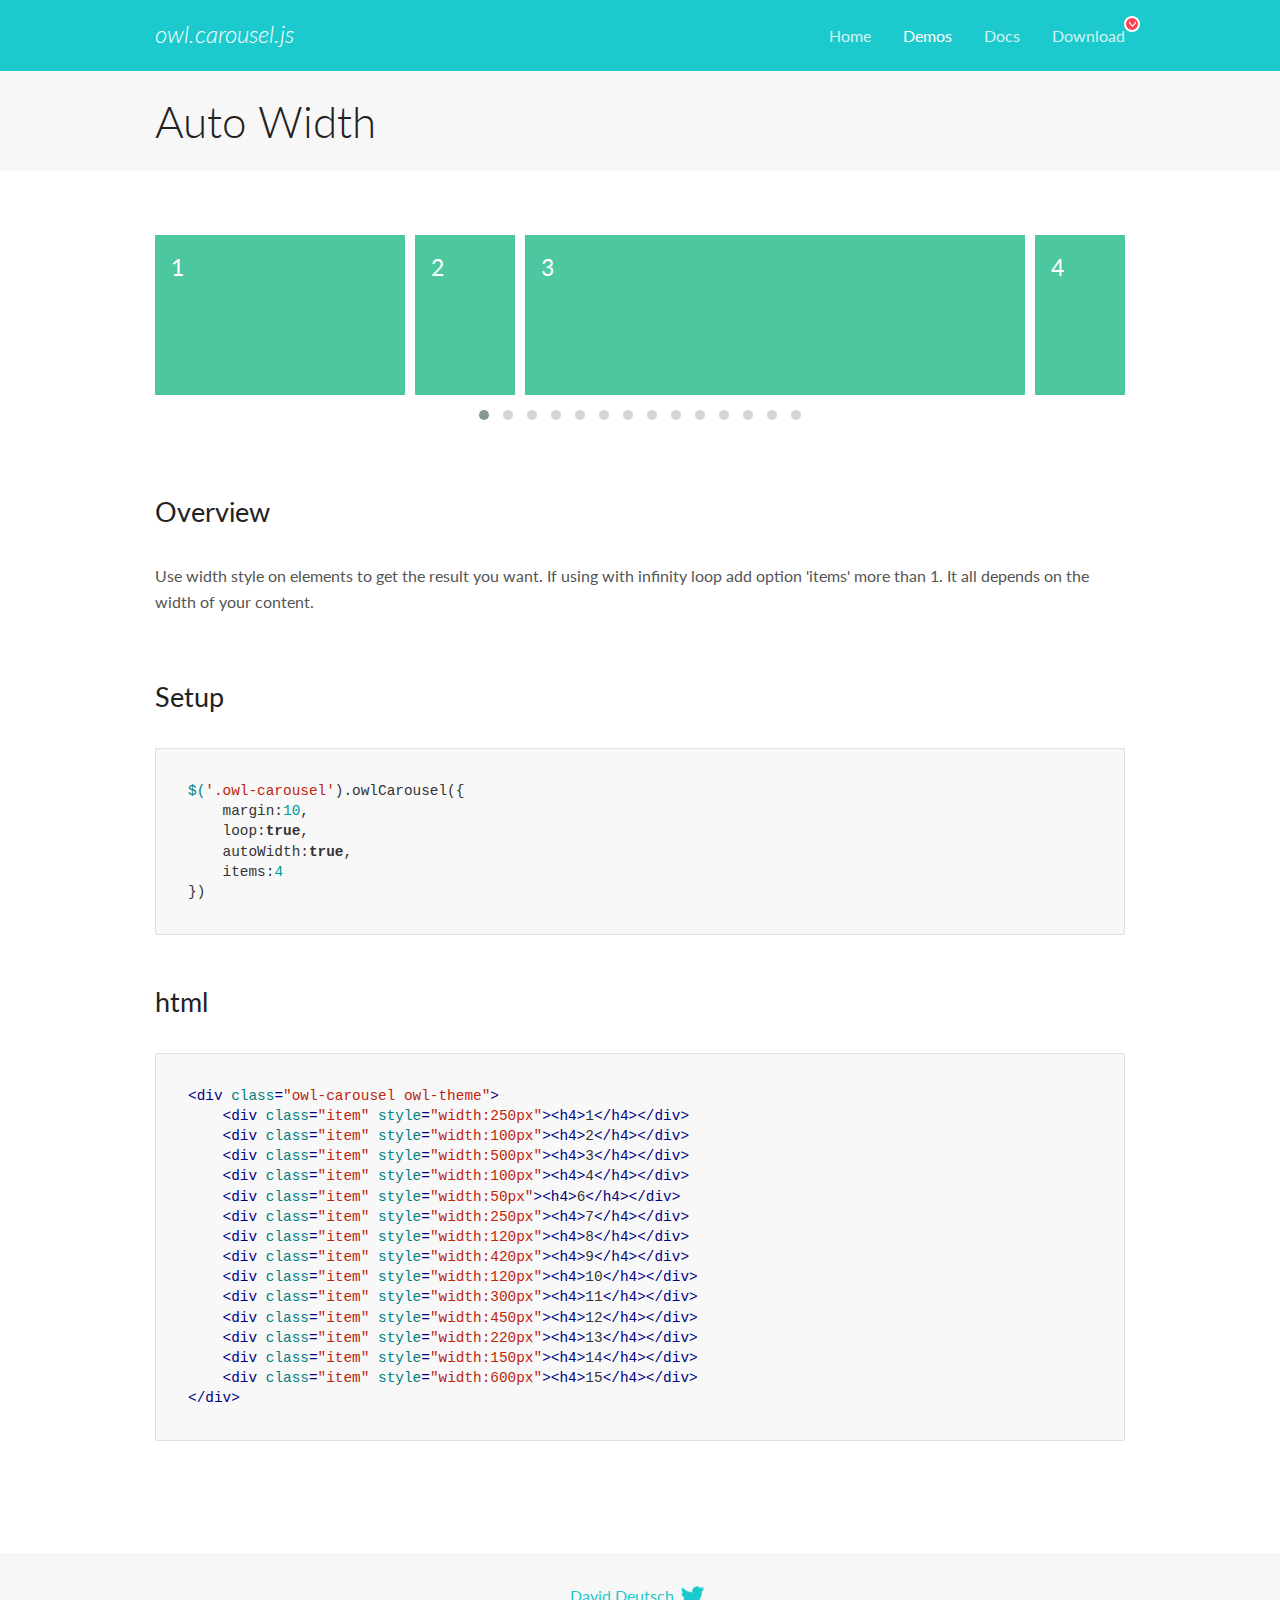
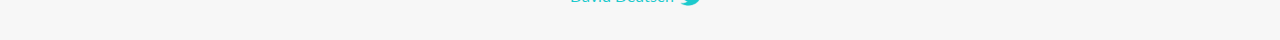
<file: assets/plugins/OwlCarousel2-develop/docs/demos/autowidth.html>
<!DOCTYPE html>
<html lang="en">
  <head>

    <!-- head -->
    <meta charset="utf-8">
    <meta name="msapplication-tap-highlight" content="no" />
    <meta name="viewport" content="width=device-width, initial-scale=1.0" />
    <meta name="description" content="Auto Width">
    <meta name="author" content="David Deutsch">
    <title>
      Auto Width Demo | Owl Carousel | 2.3.4
    </title>

    <!-- Stylesheets -->
    <link href='https://fonts.googleapis.com/css?family=Lato:300,400,700,400italic,300italic' rel='stylesheet' type='text/css'>
    <link rel="stylesheet" href="../assets/css/docs.theme.min.css">

    <!-- Owl Stylesheets -->
    <link rel="stylesheet" href="../assets/owlcarousel/assets/owl.carousel.min.css">
    <link rel="stylesheet" href="../assets/owlcarousel/assets/owl.theme.default.min.css">

    <!-- HTML5 shim and Respond.js IE8 support of HTML5 elements and media queries -->

    <!--[if lt IE 9]>
      <script src="https://oss.maxcdn.com/libs/html5shiv/3.7.0/html5shiv.js"></script>
      <script src="https://oss.maxcdn.com/libs/respond.js/1.3.0/respond.min.js"></script>
    <![endif]-->

    <!-- Favicons -->
    <link rel="apple-touch-icon-precomposed" sizes="144x144" href="../assets/ico/apple-touch-icon-144-precomposed.png">
    <link rel="shortcut icon" href="../assets/ico/favicon.png">
    <link rel="shortcut icon" href="favicon.ico">

    <!-- Yeah i know js should not be in header. Its required for demos.-->

    <!-- javascript -->
    <script src="../assets/vendors/jquery.min.js"></script>
    <script src="../assets/owlcarousel/owl.carousel.js"></script>
  </head>
  <body>

    <!-- header -->
    <header class="header">
      <div class="row">
        <div class="large-12 columns">
          <div class="brand left">
            <h3>
              <a href="/OwlCarousel2/">owl.carousel.js</a> 
            </h3>
          </div>
          <a id="toggle-nav" class="right">
            <span></span> <span></span> <span></span> 
          </a> 
          <div class="nav-bar">
            <ul class="clearfix">
              <li> <a href="/OwlCarousel2/index.html">Home</a>  </li>
              <li class="active">
                <a href="/OwlCarousel2/demos/demos.html">Demos</a> 
              </li>
              <li> <a href="/OwlCarousel2/docs/started-welcome.html">Docs</a>  </li>
              <li>
                <a href="https://github.com/OwlCarousel2/OwlCarousel2/archive/2.3.4.zip">Download</a> 
                <span class="download"></span> 
              </li>
            </ul>
          </div>
        </div>
      </div>
    </header>

    <!-- title -->
    <section class="title">
      <div class="row">
        <div class="large-12 columns">
          <h1>Auto Width</h1>
        </div>
      </div>
    </section>

    <!--  Demos -->
    <section id="demos">
      <div class="row">
        <div class="large-12 columns">
          <div class="owl-carousel owl-theme">
            <div class="item" style="width:250px">
              <h4>1</h4>
            </div>
            <div class="item" style="width:100px">
              <h4>2</h4>
            </div>
            <div class="item" style="width:500px">
              <h4>3</h4>
            </div>
            <div class="item" style="width:100px">
              <h4>4</h4>
            </div>
            <div class="item" style="width:50px">
              <h4>6</h4>
            </div>
            <div class="item" style="width:250px">
              <h4>7</h4>
            </div>
            <div class="item" style="width:120px">
              <h4>8</h4>
            </div>
            <div class="item" style="width:420px">
              <h4>9</h4>
            </div>
            <div class="item" style="width:120px">
              <h4>10</h4>
            </div>
            <div class="item" style="width:300px">
              <h4>11</h4>
            </div>
            <div class="item" style="width:450px">
              <h4>12</h4>
            </div>
            <div class="item" style="width:220px">
              <h4>13</h4>
            </div>
            <div class="item" style="width:150px">
              <h4>14</h4>
            </div>
            <div class="item" style="width:600px">
              <h4>15</h4>
            </div>
          </div>
          <h3 id="overview">Overview</h3>
          <p>Use width style on elements to get the result you want. If using with infinity loop add option &#39;items&#39; more than 1. It all depends on the width of your content.</p>
          <h3 id="setup">Setup</h3>
          <pre><code>$(&#39;.owl-carousel&#39;).owlCarousel({
    margin:10,
    loop:true,
    autoWidth:true,
    items:4
})</code></pre>
          <h3 id="html">html</h3>
          <pre><code>&lt;div class=&quot;owl-carousel owl-theme&quot;&gt;
    &lt;div class=&quot;item&quot; style=&quot;width:250px&quot;&gt;&lt;h4&gt;1&lt;/h4&gt;&lt;/div&gt;
    &lt;div class=&quot;item&quot; style=&quot;width:100px&quot;&gt;&lt;h4&gt;2&lt;/h4&gt;&lt;/div&gt;
    &lt;div class=&quot;item&quot; style=&quot;width:500px&quot;&gt;&lt;h4&gt;3&lt;/h4&gt;&lt;/div&gt;
    &lt;div class=&quot;item&quot; style=&quot;width:100px&quot;&gt;&lt;h4&gt;4&lt;/h4&gt;&lt;/div&gt;
    &lt;div class=&quot;item&quot; style=&quot;width:50px&quot;&gt;&lt;h4&gt;6&lt;/h4&gt;&lt;/div&gt;
    &lt;div class=&quot;item&quot; style=&quot;width:250px&quot;&gt;&lt;h4&gt;7&lt;/h4&gt;&lt;/div&gt;
    &lt;div class=&quot;item&quot; style=&quot;width:120px&quot;&gt;&lt;h4&gt;8&lt;/h4&gt;&lt;/div&gt;
    &lt;div class=&quot;item&quot; style=&quot;width:420px&quot;&gt;&lt;h4&gt;9&lt;/h4&gt;&lt;/div&gt;
    &lt;div class=&quot;item&quot; style=&quot;width:120px&quot;&gt;&lt;h4&gt;10&lt;/h4&gt;&lt;/div&gt;
    &lt;div class=&quot;item&quot; style=&quot;width:300px&quot;&gt;&lt;h4&gt;11&lt;/h4&gt;&lt;/div&gt;
    &lt;div class=&quot;item&quot; style=&quot;width:450px&quot;&gt;&lt;h4&gt;12&lt;/h4&gt;&lt;/div&gt;
    &lt;div class=&quot;item&quot; style=&quot;width:220px&quot;&gt;&lt;h4&gt;13&lt;/h4&gt;&lt;/div&gt;
    &lt;div class=&quot;item&quot; style=&quot;width:150px&quot;&gt;&lt;h4&gt;14&lt;/h4&gt;&lt;/div&gt;
    &lt;div class=&quot;item&quot; style=&quot;width:600px&quot;&gt;&lt;h4&gt;15&lt;/h4&gt;&lt;/div&gt;
&lt;/div&gt;</code></pre>
          <script>
            $(document).ready(function() {
              $('.owl-carousel').owlCarousel({
                margin: 10,
                loop: true,
                autoWidth: true,
                items: 4
              })
            })
          </script>
        </div>
      </div>
    </section>

    <!-- footer -->
    <footer class="footer">
      <div class="row">
        <div class="large-12 columns">
          <h5>
            <a href="/OwlCarousel2/docs/support-contact.html">David Deutsch</a> 
            <a id="custom-tweet-button" href="https://twitter.com/share?url=https://github.com/OwlCarousel2/OwlCarousel2&text=Owl Carousel - This is so awesome! " target="_blank"></a> 
          </h5>
        </div>
      </div>
    </footer>

    <!-- vendors -->
    <script src="../assets/vendors/highlight.js"></script>
    <script src="../assets/js/app.js"></script>
  </body>
</html>
</file>
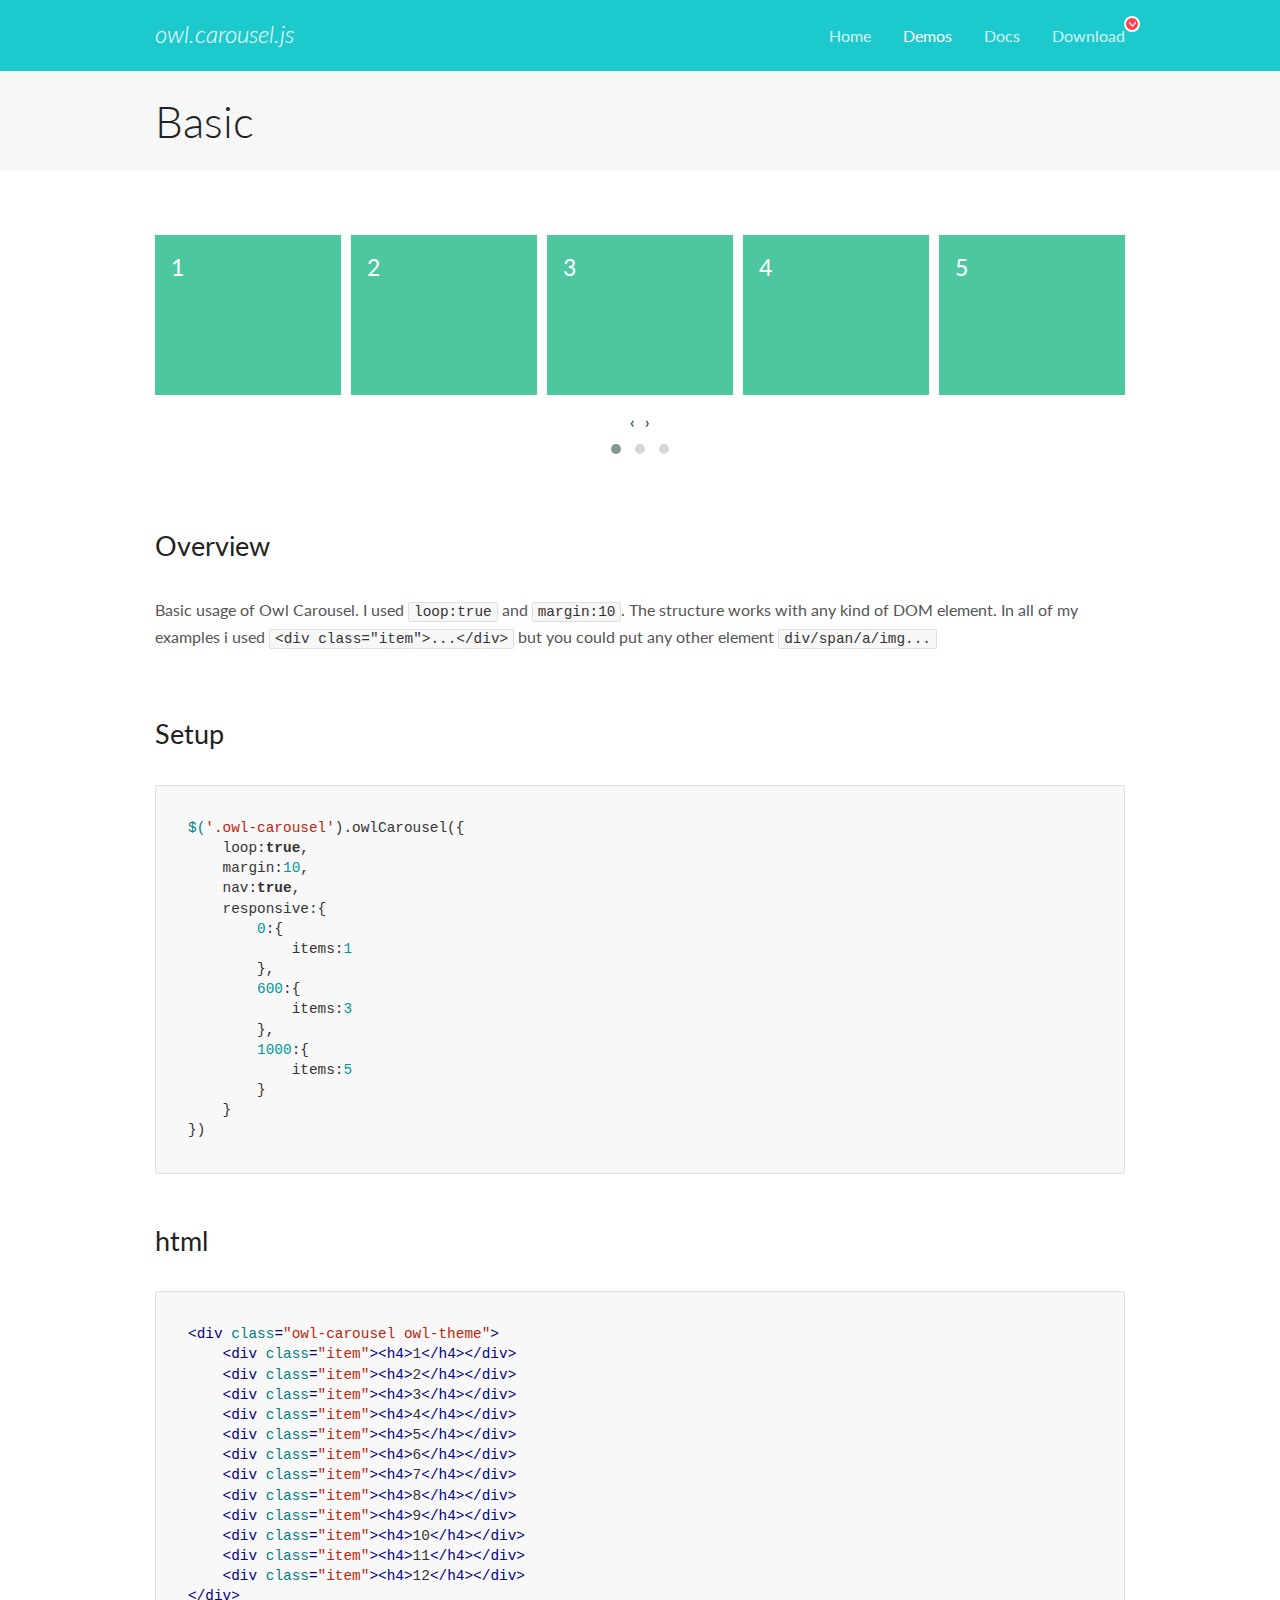
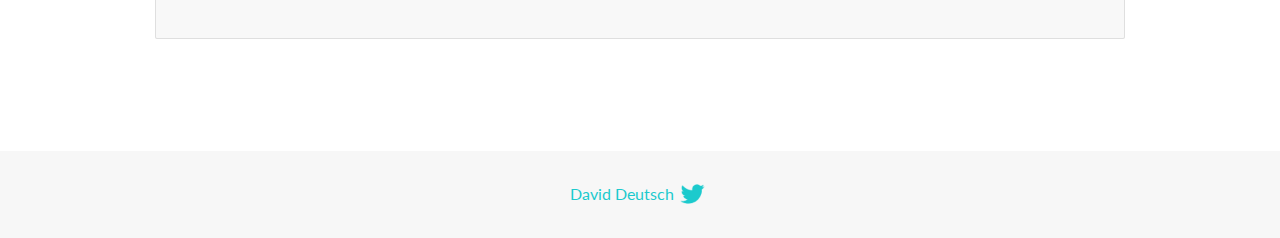
<file: assets/plugins/OwlCarousel2-develop/docs/demos/basic.html>
<!DOCTYPE html>
<html lang="en">
  <head>

    <!-- head -->
    <meta charset="utf-8">
    <meta name="msapplication-tap-highlight" content="no" />
    <meta name="viewport" content="width=device-width, initial-scale=1.0" />
    <meta name="description" content="Basic usage demo">
    <meta name="author" content="David Deutsch">
    <title>
      Basic Demo | Owl Carousel | 2.3.4
    </title>

    <!-- Stylesheets -->
    <link href='https://fonts.googleapis.com/css?family=Lato:300,400,700,400italic,300italic' rel='stylesheet' type='text/css'>
    <link rel="stylesheet" href="../assets/css/docs.theme.min.css">

    <!-- Owl Stylesheets -->
    <link rel="stylesheet" href="../assets/owlcarousel/assets/owl.carousel.min.css">
    <link rel="stylesheet" href="../assets/owlcarousel/assets/owl.theme.default.min.css">

    <!-- HTML5 shim and Respond.js IE8 support of HTML5 elements and media queries -->

    <!--[if lt IE 9]>
      <script src="https://oss.maxcdn.com/libs/html5shiv/3.7.0/html5shiv.js"></script>
      <script src="https://oss.maxcdn.com/libs/respond.js/1.3.0/respond.min.js"></script>
    <![endif]-->

    <!-- Favicons -->
    <link rel="apple-touch-icon-precomposed" sizes="144x144" href="../assets/ico/apple-touch-icon-144-precomposed.png">
    <link rel="shortcut icon" href="../assets/ico/favicon.png">
    <link rel="shortcut icon" href="favicon.ico">

    <!-- Yeah i know js should not be in header. Its required for demos.-->

    <!-- javascript -->
    <script src="../assets/vendors/jquery.min.js"></script>
    <script src="../assets/owlcarousel/owl.carousel.js"></script>
  </head>
  <body>

    <!-- header -->
    <header class="header">
      <div class="row">
        <div class="large-12 columns">
          <div class="brand left">
            <h3>
              <a href="/OwlCarousel2/">owl.carousel.js</a> 
            </h3>
          </div>
          <a id="toggle-nav" class="right">
            <span></span> <span></span> <span></span> 
          </a> 
          <div class="nav-bar">
            <ul class="clearfix">
              <li> <a href="/OwlCarousel2/index.html">Home</a>  </li>
              <li class="active">
                <a href="/OwlCarousel2/demos/demos.html">Demos</a> 
              </li>
              <li> <a href="/OwlCarousel2/docs/started-welcome.html">Docs</a>  </li>
              <li>
                <a href="https://github.com/OwlCarousel2/OwlCarousel2/archive/2.3.4.zip">Download</a> 
                <span class="download"></span> 
              </li>
            </ul>
          </div>
        </div>
      </div>
    </header>

    <!-- title -->
    <section class="title">
      <div class="row">
        <div class="large-12 columns">
          <h1>Basic</h1>
        </div>
      </div>
    </section>

    <!--  Demos -->
    <section id="demos">
      <div class="row">
        <div class="large-12 columns">
          <div class="owl-carousel owl-theme">
            <div class="item">
              <h4>1</h4>
            </div>
            <div class="item">
              <h4>2</h4>
            </div>
            <div class="item">
              <h4>3</h4>
            </div>
            <div class="item">
              <h4>4</h4>
            </div>
            <div class="item">
              <h4>5</h4>
            </div>
            <div class="item">
              <h4>6</h4>
            </div>
            <div class="item">
              <h4>7</h4>
            </div>
            <div class="item">
              <h4>8</h4>
            </div>
            <div class="item">
              <h4>9</h4>
            </div>
            <div class="item">
              <h4>10</h4>
            </div>
            <div class="item">
              <h4>11</h4>
            </div>
            <div class="item">
              <h4>12</h4>
            </div>
          </div>
          <h3 id="overview">Overview</h3>
          <p>Basic usage of Owl Carousel. I used <code>loop:true</code> and <code>margin:10</code>. The structure works with any kind of DOM element. In all of my examples i used <code>&lt;div class=&quot;item&quot;&gt;...&lt;/div&gt;</code> but you could
            put any other element <code>div/span/a/img...</code></p>
          <h3 id="setup">Setup</h3>
          <pre><code>$(&#39;.owl-carousel&#39;).owlCarousel({
    loop:true,
    margin:10,
    nav:true,
    responsive:{
        0:{
            items:1
        },
        600:{
            items:3
        },
        1000:{
            items:5
        }
    }
})</code></pre>
          <h3 id="html">html</h3>
          <pre><code>&lt;div class=&quot;owl-carousel owl-theme&quot;&gt;
    &lt;div class=&quot;item&quot;&gt;&lt;h4&gt;1&lt;/h4&gt;&lt;/div&gt;
    &lt;div class=&quot;item&quot;&gt;&lt;h4&gt;2&lt;/h4&gt;&lt;/div&gt;
    &lt;div class=&quot;item&quot;&gt;&lt;h4&gt;3&lt;/h4&gt;&lt;/div&gt;
    &lt;div class=&quot;item&quot;&gt;&lt;h4&gt;4&lt;/h4&gt;&lt;/div&gt;
    &lt;div class=&quot;item&quot;&gt;&lt;h4&gt;5&lt;/h4&gt;&lt;/div&gt;
    &lt;div class=&quot;item&quot;&gt;&lt;h4&gt;6&lt;/h4&gt;&lt;/div&gt;
    &lt;div class=&quot;item&quot;&gt;&lt;h4&gt;7&lt;/h4&gt;&lt;/div&gt;
    &lt;div class=&quot;item&quot;&gt;&lt;h4&gt;8&lt;/h4&gt;&lt;/div&gt;
    &lt;div class=&quot;item&quot;&gt;&lt;h4&gt;9&lt;/h4&gt;&lt;/div&gt;
    &lt;div class=&quot;item&quot;&gt;&lt;h4&gt;10&lt;/h4&gt;&lt;/div&gt;
    &lt;div class=&quot;item&quot;&gt;&lt;h4&gt;11&lt;/h4&gt;&lt;/div&gt;
    &lt;div class=&quot;item&quot;&gt;&lt;h4&gt;12&lt;/h4&gt;&lt;/div&gt;
&lt;/div&gt;</code></pre>
          <script>
            $(document).ready(function() {
              var owl = $('.owl-carousel');
              owl.owlCarousel({
                margin: 10,
                nav: true,
                loop: true,
                responsive: {
                  0: {
                    items: 1
                  },
                  600: {
                    items: 3
                  },
                  1000: {
                    items: 5
                  }
                }
              })
            })
          </script>
        </div>
      </div>
    </section>

    <!-- footer -->
    <footer class="footer">
      <div class="row">
        <div class="large-12 columns">
          <h5>
            <a href="/OwlCarousel2/docs/support-contact.html">David Deutsch</a> 
            <a id="custom-tweet-button" href="https://twitter.com/share?url=https://github.com/OwlCarousel2/OwlCarousel2&text=Owl Carousel - This is so awesome! " target="_blank"></a> 
          </h5>
        </div>
      </div>
    </footer>

    <!-- vendors -->
    <script src="../assets/vendors/highlight.js"></script>
    <script src="../assets/js/app.js"></script>
  </body>
</html>
</file>
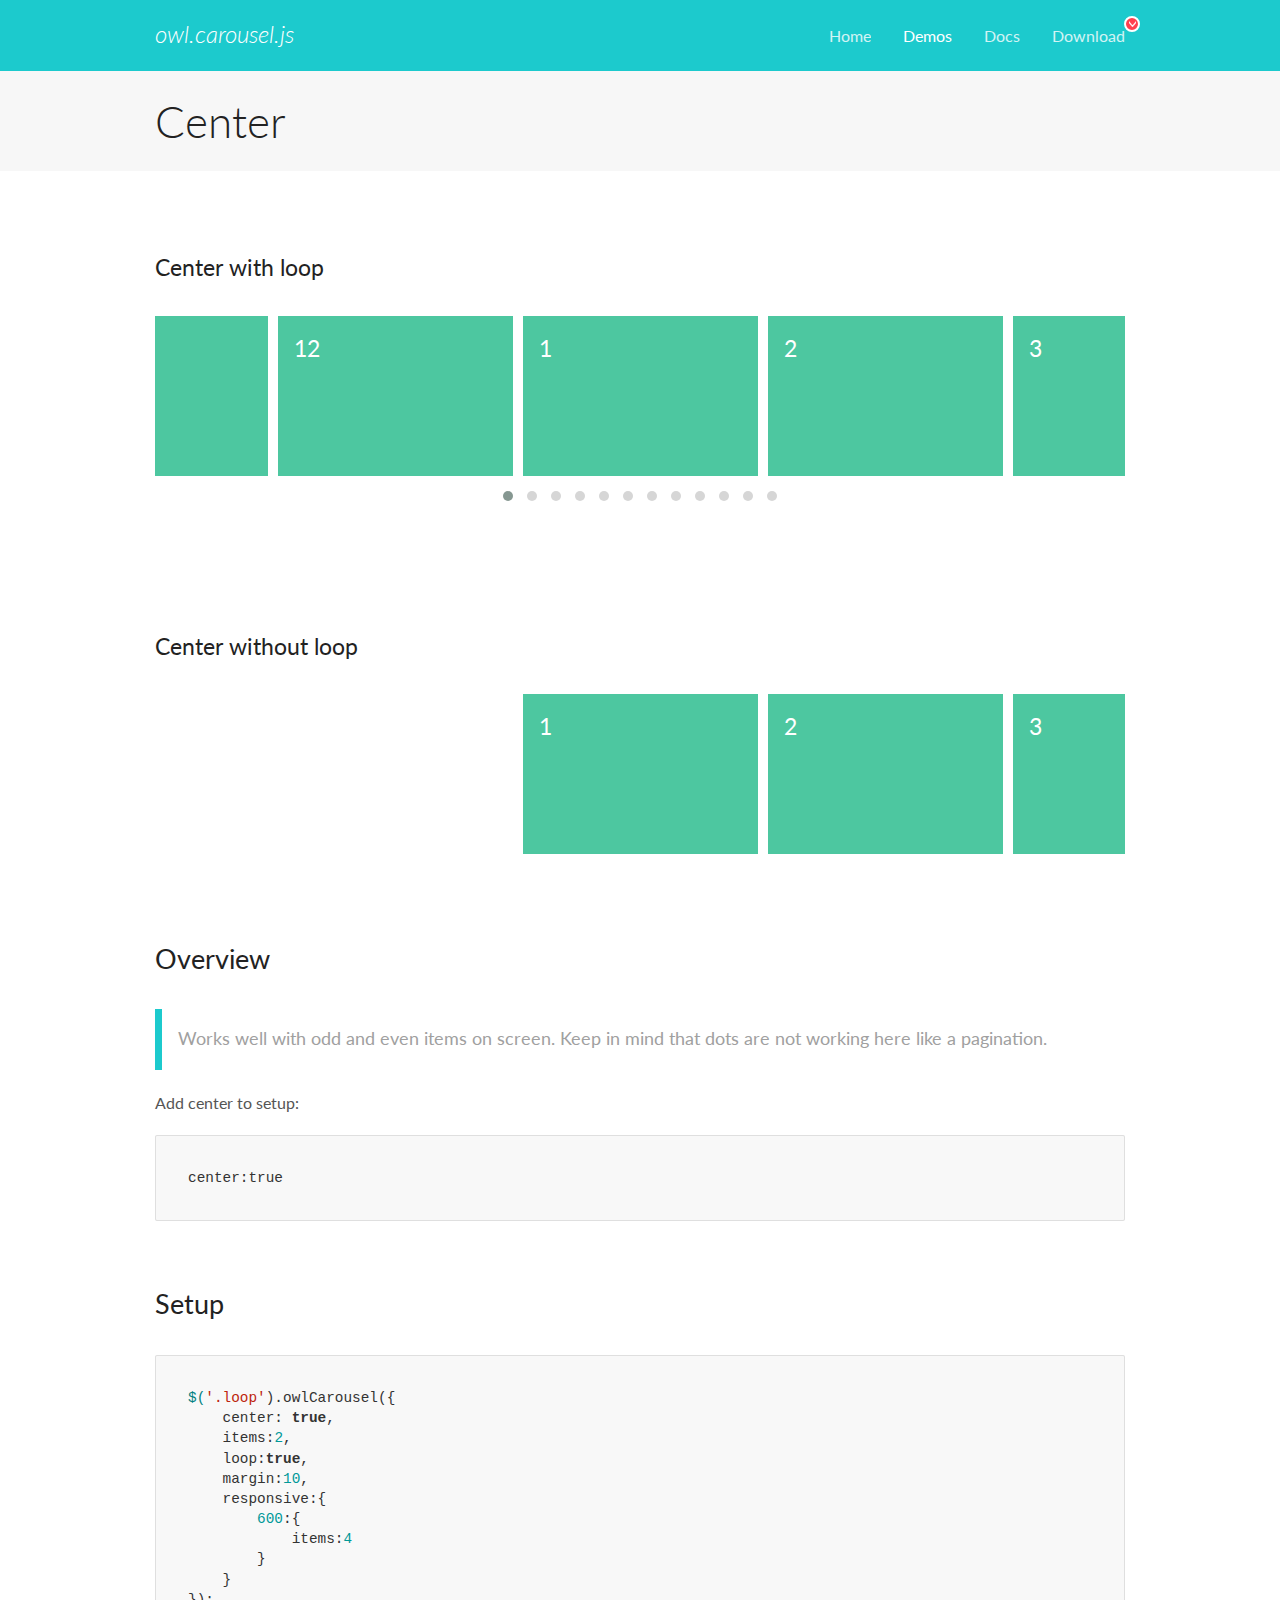
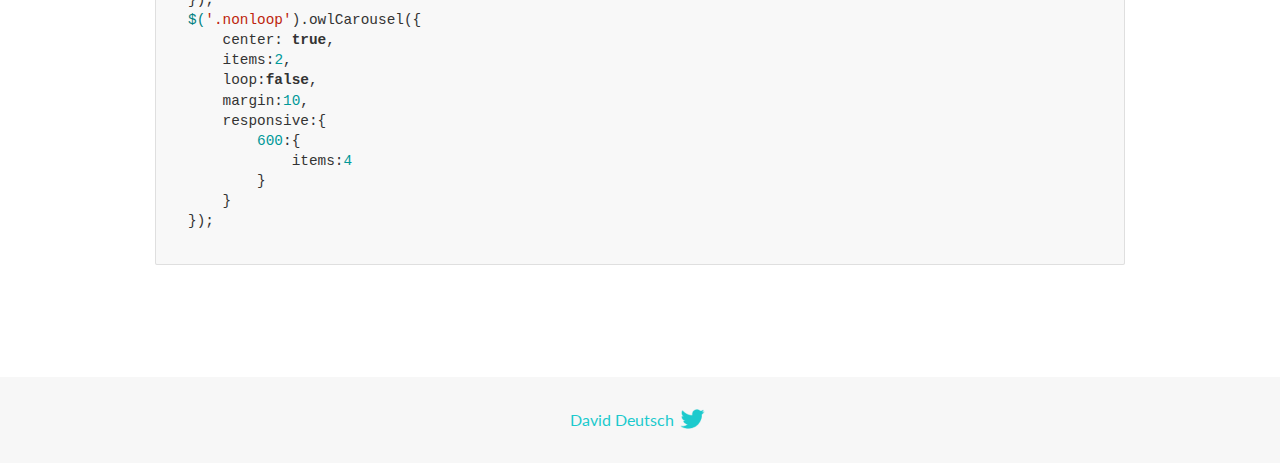
<file: assets/plugins/OwlCarousel2-develop/docs/demos/center.html>
<!DOCTYPE html>
<html lang="en">
  <head>

    <!-- head -->
    <meta charset="utf-8">
    <meta name="msapplication-tap-highlight" content="no" />
    <meta name="viewport" content="width=device-width, initial-scale=1.0" />
    <meta name="description" content="Center carousel">
    <meta name="author" content="David Deutsch">
    <title>
      Center Demo | Owl Carousel | 2.3.4
    </title>

    <!-- Stylesheets -->
    <link href='https://fonts.googleapis.com/css?family=Lato:300,400,700,400italic,300italic' rel='stylesheet' type='text/css'>
    <link rel="stylesheet" href="../assets/css/docs.theme.min.css">

    <!-- Owl Stylesheets -->
    <link rel="stylesheet" href="../assets/owlcarousel/assets/owl.carousel.min.css">
    <link rel="stylesheet" href="../assets/owlcarousel/assets/owl.theme.default.min.css">

    <!-- HTML5 shim and Respond.js IE8 support of HTML5 elements and media queries -->

    <!--[if lt IE 9]>
      <script src="https://oss.maxcdn.com/libs/html5shiv/3.7.0/html5shiv.js"></script>
      <script src="https://oss.maxcdn.com/libs/respond.js/1.3.0/respond.min.js"></script>
    <![endif]-->

    <!-- Favicons -->
    <link rel="apple-touch-icon-precomposed" sizes="144x144" href="../assets/ico/apple-touch-icon-144-precomposed.png">
    <link rel="shortcut icon" href="../assets/ico/favicon.png">
    <link rel="shortcut icon" href="favicon.ico">

    <!-- Yeah i know js should not be in header. Its required for demos.-->

    <!-- javascript -->
    <script src="../assets/vendors/jquery.min.js"></script>
    <script src="../assets/owlcarousel/owl.carousel.js"></script>
  </head>
  <body>

    <!-- header -->
    <header class="header">
      <div class="row">
        <div class="large-12 columns">
          <div class="brand left">
            <h3>
              <a href="/OwlCarousel2/">owl.carousel.js</a> 
            </h3>
          </div>
          <a id="toggle-nav" class="right">
            <span></span> <span></span> <span></span> 
          </a> 
          <div class="nav-bar">
            <ul class="clearfix">
              <li> <a href="/OwlCarousel2/index.html">Home</a>  </li>
              <li class="active">
                <a href="/OwlCarousel2/demos/demos.html">Demos</a> 
              </li>
              <li> <a href="/OwlCarousel2/docs/started-welcome.html">Docs</a>  </li>
              <li>
                <a href="https://github.com/OwlCarousel2/OwlCarousel2/archive/2.3.4.zip">Download</a> 
                <span class="download"></span> 
              </li>
            </ul>
          </div>
        </div>
      </div>
    </header>

    <!-- title -->
    <section class="title">
      <div class="row">
        <div class="large-12 columns">
          <h1>Center</h1>
        </div>
      </div>
    </section>

    <!--  Demos -->
    <section id="demos">
      <div class="row">
        <div class="large-12 columns">
          <h4 id="center-with-loop">Center with loop</h4>
          <div class="loop owl-carousel owl-theme">
            <div class="item">
              <h4>1</h4>
            </div>
            <div class="item">
              <h4>2</h4>
            </div>
            <div class="item">
              <h4>3</h4>
            </div>
            <div class="item">
              <h4>4</h4>
            </div>
            <div class="item">
              <h4>5</h4>
            </div>
            <div class="item">
              <h4>6</h4>
            </div>
            <div class="item">
              <h4>7</h4>
            </div>
            <div class="item">
              <h4>8</h4>
            </div>
            <div class="item">
              <h4>9</h4>
            </div>
            <div class="item">
              <h4>10</h4>
            </div>
            <div class="item">
              <h4>11</h4>
            </div>
            <div class="item">
              <h4>12</h4>
            </div>
          </div>
          <br>
          <h4 id="center-without-loop">Center without loop</h4>
          <div class="nonloop owl-carousel">
            <div class="item">
              <h4>1</h4>
            </div>
            <div class="item">
              <h4>2</h4>
            </div>
            <div class="item">
              <h4>3</h4>
            </div>
            <div class="item">
              <h4>4</h4>
            </div>
            <div class="item">
              <h4>5</h4>
            </div>
            <div class="item">
              <h4>6</h4>
            </div>
            <div class="item">
              <h4>7</h4>
            </div>
            <div class="item">
              <h4>8</h4>
            </div>
            <div class="item">
              <h4>9</h4>
            </div>
            <div class="item">
              <h4>10</h4>
            </div>
            <div class="item">
              <h4>11</h4>
            </div>
            <div class="item">
              <h4>12</h4>
            </div>
          </div>
          <h3 id="overview">Overview</h3>
          <blockquote>
            <p>Works well with odd and even items on screen. Keep in mind that dots are not working here like a pagination.</p>
          </blockquote>
          <p>Add center to setup:</p>
          <pre><code>center:true</code></pre>
          <h3 id="setup">Setup</h3>
          <pre><code>$(&#39;.loop&#39;).owlCarousel({
    center: true,
    items:2,
    loop:true,
    margin:10,
    responsive:{
        600:{
            items:4
        }
    }
});
$(&#39;.nonloop&#39;).owlCarousel({
    center: true,
    items:2,
    loop:false,
    margin:10,
    responsive:{
        600:{
            items:4
        }
    }
});</code></pre>
          <script>
            jQuery(document).ready(function($) {
              $('.loop').owlCarousel({
                center: true,
                items: 2,
                loop: true,
                margin: 10,
                responsive: {
                  600: {
                    items: 4
                  }
                }
              });
              $('.nonloop').owlCarousel({
                center: true,
                items: 2,
                loop: false,
                margin: 10,
                responsive: {
                  600: {
                    items: 4
                  }
                }
              });
            });
          </script>
        </div>
      </div>
    </section>

    <!-- footer -->
    <footer class="footer">
      <div class="row">
        <div class="large-12 columns">
          <h5>
            <a href="/OwlCarousel2/docs/support-contact.html">David Deutsch</a> 
            <a id="custom-tweet-button" href="https://twitter.com/share?url=https://github.com/OwlCarousel2/OwlCarousel2&text=Owl Carousel - This is so awesome! " target="_blank"></a> 
          </h5>
        </div>
      </div>
    </footer>

    <!-- vendors -->
    <script src="../assets/vendors/highlight.js"></script>
    <script src="../assets/js/app.js"></script>
  </body>
</html>
</file>
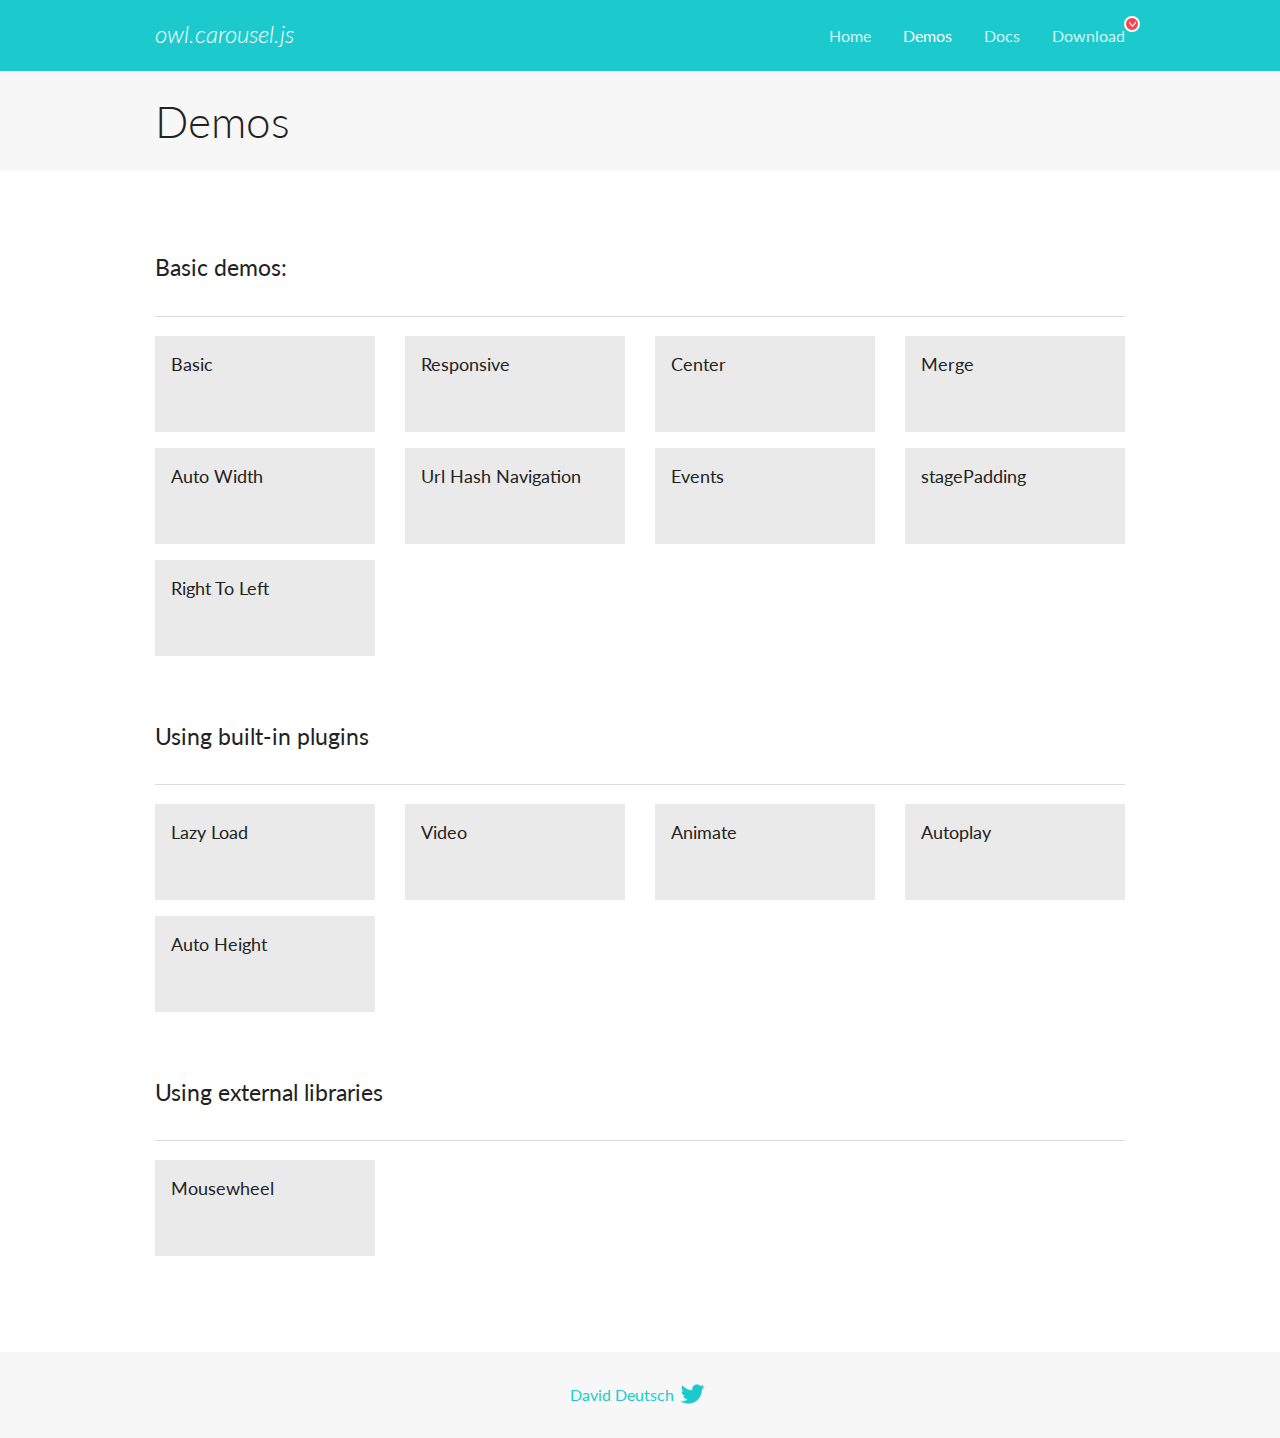
<file: assets/plugins/OwlCarousel2-develop/docs/demos/demos.html>
<!DOCTYPE html>
<html lang="en">
  <head>

    <!-- head -->
    <meta charset="utf-8">
    <meta name="msapplication-tap-highlight" content="no" />
    <meta name="viewport" content="width=device-width, initial-scale=1.0" />
    <meta name="description" content="A list of Owl Carousel examples.">
    <meta name="author" content="David Deutsch">
    <title>
      Demos | Owl Carousel | 2.3.4
    </title>

    <!-- Stylesheets -->
    <link href='https://fonts.googleapis.com/css?family=Lato:300,400,700,400italic,300italic' rel='stylesheet' type='text/css'>
    <link rel="stylesheet" href="../assets/css/docs.theme.min.css">

    <!-- Owl Stylesheets -->
    <link rel="stylesheet" href="../assets/owlcarousel/assets/owl.carousel.min.css">
    <link rel="stylesheet" href="../assets/owlcarousel/assets/owl.theme.default.min.css">

    <!-- HTML5 shim and Respond.js IE8 support of HTML5 elements and media queries -->

    <!--[if lt IE 9]>
      <script src="https://oss.maxcdn.com/libs/html5shiv/3.7.0/html5shiv.js"></script>
      <script src="https://oss.maxcdn.com/libs/respond.js/1.3.0/respond.min.js"></script>
    <![endif]-->

    <!-- Favicons -->
    <link rel="apple-touch-icon-precomposed" sizes="144x144" href="../assets/ico/apple-touch-icon-144-precomposed.png">
    <link rel="shortcut icon" href="../assets/ico/favicon.png">
    <link rel="shortcut icon" href="favicon.ico">

    <!-- Yeah i know js should not be in header. Its required for demos.-->

    <!-- javascript -->
    <script src="../assets/vendors/jquery.min.js"></script>
    <script src="../assets/owlcarousel/owl.carousel.js"></script>
  </head>
  <body>

    <!-- header -->
    <header class="header">
      <div class="row">
        <div class="large-12 columns">
          <div class="brand left">
            <h3>
              <a href="/OwlCarousel2/">owl.carousel.js</a> 
            </h3>
          </div>
          <a id="toggle-nav" class="right">
            <span></span> <span></span> <span></span> 
          </a> 
          <div class="nav-bar">
            <ul class="clearfix">
              <li> <a href="/OwlCarousel2/index.html">Home</a>  </li>
              <li class="active">
                <a href="/OwlCarousel2/demos/demos.html">Demos</a> 
              </li>
              <li> <a href="/OwlCarousel2/docs/started-welcome.html">Docs</a>  </li>
              <li>
                <a href="https://github.com/OwlCarousel2/OwlCarousel2/archive/2.3.4.zip">Download</a> 
                <span class="download"></span> 
              </li>
            </ul>
          </div>
        </div>
      </div>
    </header>

    <!-- title -->
    <section class="title">
      <div class="row">
        <div class="large-12 columns">
          <h1>Demos</h1>
        </div>
      </div>
    </section>

    <!--  Demos -->
    <section id="demos">
      <div class="row">
        <div class="large-12 columns">
          <h4 id="basic-demos-">Basic demos:</h4>
          <hr>
          <div class="demo-list">
            <div class="row">
              <div class="small-6 medium-4 large-3 columns">
                <a href="basic.html" class="demo-block">
                  <h5>Basic </h5>
                </a> 
              </div>
              <div class="small-6 medium-4 large-3 columns">
                <a href="responsive.html" class="demo-block">
                  <h5>Responsive </h5>
                </a> 
              </div>
              <div class="small-6 medium-4 large-3 columns">
                <a href="center.html" class="demo-block">
                  <h5>Center </h5>
                </a> 
              </div>
              <div class="small-6 medium-4 large-3 columns">
                <a href="merge.html" class="demo-block">
                  <h5>Merge </h5>
                </a> 
              </div>
              <div class="small-6 medium-4 large-3 columns">
                <a href="autowidth.html" class="demo-block">
                  <h5>Auto Width </h5>
                </a> 
              </div>
              <div class="small-6 medium-4 large-3 columns">
                <a href="urlhashnav.html" class="demo-block">
                  <h5>Url Hash Navigation </h5>
                </a> 
              </div>
              <div class="small-6 medium-4 large-3 columns">
                <a href="events.html" class="demo-block">
                  <h5>Events </h5>
                </a> 
              </div>
              <div class="small-6 medium-4 large-3 columns">
                <a href="stagepadding.html" class="demo-block">
                  <h5>stagePadding </h5>
                </a> 
              </div>
              <div class="small-6 medium-4 large-3 columns">
                <a href="rtl.html" class="demo-block">
                  <h5>Right To Left </h5>
                </a> 
              </div>
            </div>
          </div>
          <h4 id="using-built-in-plugins">Using built-in plugins</h4>
          <hr>
          <div class="demo-list">
            <div class="row">
              <div class="small-6 medium-4 large-3 columns">
                <a href="lazyLoad.html" class="demo-block">
                  <h5>Lazy Load </h5>
                </a> 
              </div>
              <div class="small-6 medium-4 large-3 columns">
                <a href="video.html" class="demo-block">
                  <h5>Video </h5>
                </a> 
              </div>
              <div class="small-6 medium-4 large-3 columns">
                <a href="animate.html" class="demo-block">
                  <h5>Animate </h5>
                </a> 
              </div>
              <div class="small-6 medium-4 large-3 columns">
                <a href="autoplay.html" class="demo-block">
                  <h5>Autoplay </h5>
                </a> 
              </div>
              <div class="small-6 medium-4 large-3 columns">
                <a href="autoheight.html" class="demo-block">
                  <h5>Auto Height </h5>
                </a> 
              </div>
            </div>
          </div>
          <h4 id="using-external-libraries">Using external libraries</h4>
          <hr>
          <div class="demo-list">
            <div class="row">
              <div class="small-6 medium-4 large-3 columns">
                <a href="mousewheel.html" class="demo-block">
                  <h5>Mousewheel </h5>
                </a> 
              </div>
            </div>
          </div>
        </div>
      </div>
    </section>

    <!-- footer -->
    <footer class="footer">
      <div class="row">
        <div class="large-12 columns">
          <h5>
            <a href="/OwlCarousel2/docs/support-contact.html">David Deutsch</a> 
            <a id="custom-tweet-button" href="https://twitter.com/share?url=https://github.com/OwlCarousel2/OwlCarousel2&text=Owl Carousel - This is so awesome! " target="_blank"></a> 
          </h5>
        </div>
      </div>
    </footer>

    <!-- vendors -->
    <script src="../assets/vendors/highlight.js"></script>
    <script src="../assets/js/app.js"></script>
  </body>
</html>
</file>
<file: assets/css/style.css>
/* this is header css */
.navbar-inverse{
    background-color: #fff !important;
    border: none !important;
}
.navbar-brand{
    padding: 0 !important;
}
.navbar-inverse .navbar-nav>.active>a{
    background-color:#fdee23 !important;
    color: #000 !important;
    font-weight: 700;
}
.navbar-inverse .navbar-nav>li>a{
    color: #222 !important;
}
.navbar-inverse .navbar-nav>li>a:hover{
    color: #000 !important;
}
.navbar-right a{
    color: #fff !important;
    background-color: #fdee23;
    font-size: 20px;
    padding: 10px;
}
/* this is slider css */
.site-slider{
    margin-top: 55px;
    position: relative;
}
/* this is phone box */
.phone-box{
    background: url(../images/phone-box.png) 5px center no-repeat,#fc0;
    top: 55px;
    height: 46px;
    position: absolute;
    right: 190px;
    width: 175px;
}
.phone-text{
    font-weight: 900;
}
.phone-text p{
    margin: 0;
    padding: 0;
    color: #fff;
}
.phone-text a{
    color: #000;
}
/* site-abt-content*/
.site-abt-content{
    margin-top: 55px;
}
/* site category */
.mobile-cat{
    display: none;
}
.site-category h3{
    background-color: #000;
    color: #fdee23;
    padding: 15px 12px;
    margin: 0;
}
.site-category ul{
    background-color: #fdee23;
    margin: 0;
    padding: 0;
    list-style: none;
}
.site-category ul li{
    padding: 10px 15px;
    border-bottom: 1px solid #e3e3e3;
}
.site-category ul li a{
    color: #84611d;
    text-decoration: none;
    transition: all ease-in 0.3s;
}
.site-category ul li a:hover{
    color: #000;
    transition: all ease-in 0.3s;
}
/* site-abt-text*/
.site-abt-text-header h3{
    background: #000;
    color: #fdee23;
    margin: 0;
    padding: 15px 12px;
}
.site-abt-text p{
    margin-top: 15px;
    line-height: 25px;
}
/* start product carousel*/
.site-product-img h3{
background-color: #000;
color: #fdee23;
padding: 15px 12px;
}
.owl-prev span{
    position: absolute;
    top: 35px;
    left: 0;
    font-size: 40px;
    font-weight: bold;
    background: rgba(0, 0, 0, 0.4);
    padding: 10px 15px;
    color: #fff;
}
.owl-next span{
    position: absolute;
    top: 35px;
    right: 0;
    font-size: 40px;
    font-weight: bold;
    background: rgba(0, 0, 0, 0.4);
    padding: 10px 15px;
    color: #fff;
}
/* our merchendise / partner */

.site-partner-logo h3{
    background-color: #000;
    color: #fdee23;
    padding: 15px 12px;
}
.site-partner-logo img{
    
    margin: 0 auto;
    height: 60px;
    margin: 20px 19px;
    width: 100px;
    object-fit: contain;

}
/* start footer */
.footer-border{
    background-color: #000;
    padding: 19px;
    margin-top: 25px;
}
.site-footer{
    background-color: #fdee23;
}
.site-footer p a{
    color: #000;
    text-decoration: none;
}
.site-footer p a:hover{
    text-decoration: none;
    color: #000;
}
.footer-menu ul{
    margin: 0;
    padding: 0;
    list-style: none;
    margin-top: 20px;
}
.footer-menu ul li{
    display: inline-block;
    padding-left: 20px;
}
.footer-menu ul li a{
    font-size: .857em;
    font-weight: 600;
    color: #000;
    text-transform: uppercase;
    letter-spacing: .5px;
}

/* product page start */
.site-product-list h3{
    background-color: #000;
    color: #fdee23;
    padding: 15px 12px;
    margin: 0;
    margin-top: 25px;
    
}
/* product-list-item */
.odd-item {
    background: #fdee23;
    text-align: center;
    margin: 0 !important;
    padding: 0 !important;
}
.odd-item p{
    padding: 20px 0;
    margin: 0;
}
.odd-item p a{
    color: #000;
}
.wh-border{
    border: 1px solid #fff;
}
.even-item {
    background: #000;
    text-align: center;
    margin: 0 !important;
    padding: 0 !important;
}
.even-item p{
    padding: 20px 0;
    margin: 0;
}
.even-item p a{
    color: #fff;
}
/* used equipment */
.mt-50{
    margin: 50px 0;
    font-size: 20px;
}
.equipment-header h3{
    color: rgb(131, 131, 131);
}
.equipment-form input{
    margin: 10px 0;
}
.send-btn{
    text-align: right;
    margin-top: 15px;
}
.btn-equipment{
    text-align: right;
    background-color: #fdee23 !important;
    border-color: #fdee23 !important;
    color: #000 !important;
}

/* this is news css */

.modal-dialog{
    width: 800px !important;
}
.site-blog h3{
    color: rgb(170, 170, 170);
}
/* this is contact us page */
.contact-address h3{
    color: rgb(170, 170, 170);
}
.contact-address a{
    color: rgb(80, 80, 80);
}
</file>
<file: assets/css/responsive.css>
/* this is media query 540px */
@media screen and (max-width: 540px) {
    .navbar-inverse .navbar-toggle .icon-bar {
        background-color: #282626 !important;
    }
    .navbar-inverse .navbar-toggle:focus, .navbar-inverse .navbar-toggle:hover{
        background-color: #fc0 !important;
    }
    .site-slider{
        margin-top: 80px;
    }
    .phone-box{
        top: 79px;
        right: 15px;
        background-color: #fc0;
        background-image: none;
    }
    .navbar-brand{
        height: auto !important;
    }
    .owl-prev,
    .owl-next{
        display: none !important;
    }
    .mobile-cat{
        display: block;
    }
    .mobile-cat select{
        width: 100%;
        padding: 10px;
        margin-bottom: 25px;
        background-color: #fc0;
        color: #000;
    }
    .mobile-cat select option{
        border-bottom: 1px solid #e3e3e3;
    }
    .even-item{
        background-color: #fdee23;
        color: #000;
    }
    .even-item p a{
        color: #000;
    }
    .odd-item{
        color: #000;
    }
    .modal-dialog{
        width: 100% !important;
    }
    }


/* this is media query 414px */

@media screen and (max-width: 414px) {
    .navbar-inverse .navbar-toggle .icon-bar {
        background-color: #282626 !important;
    }
    .site-slider{
        margin-top: 80px;
    }
    .phone-box{
        width: 130px;
        font-size: 16px;
        padding-left: 10px;
    }
    .phone-text{
        font-weight: 700;
    }
    }
</file>
